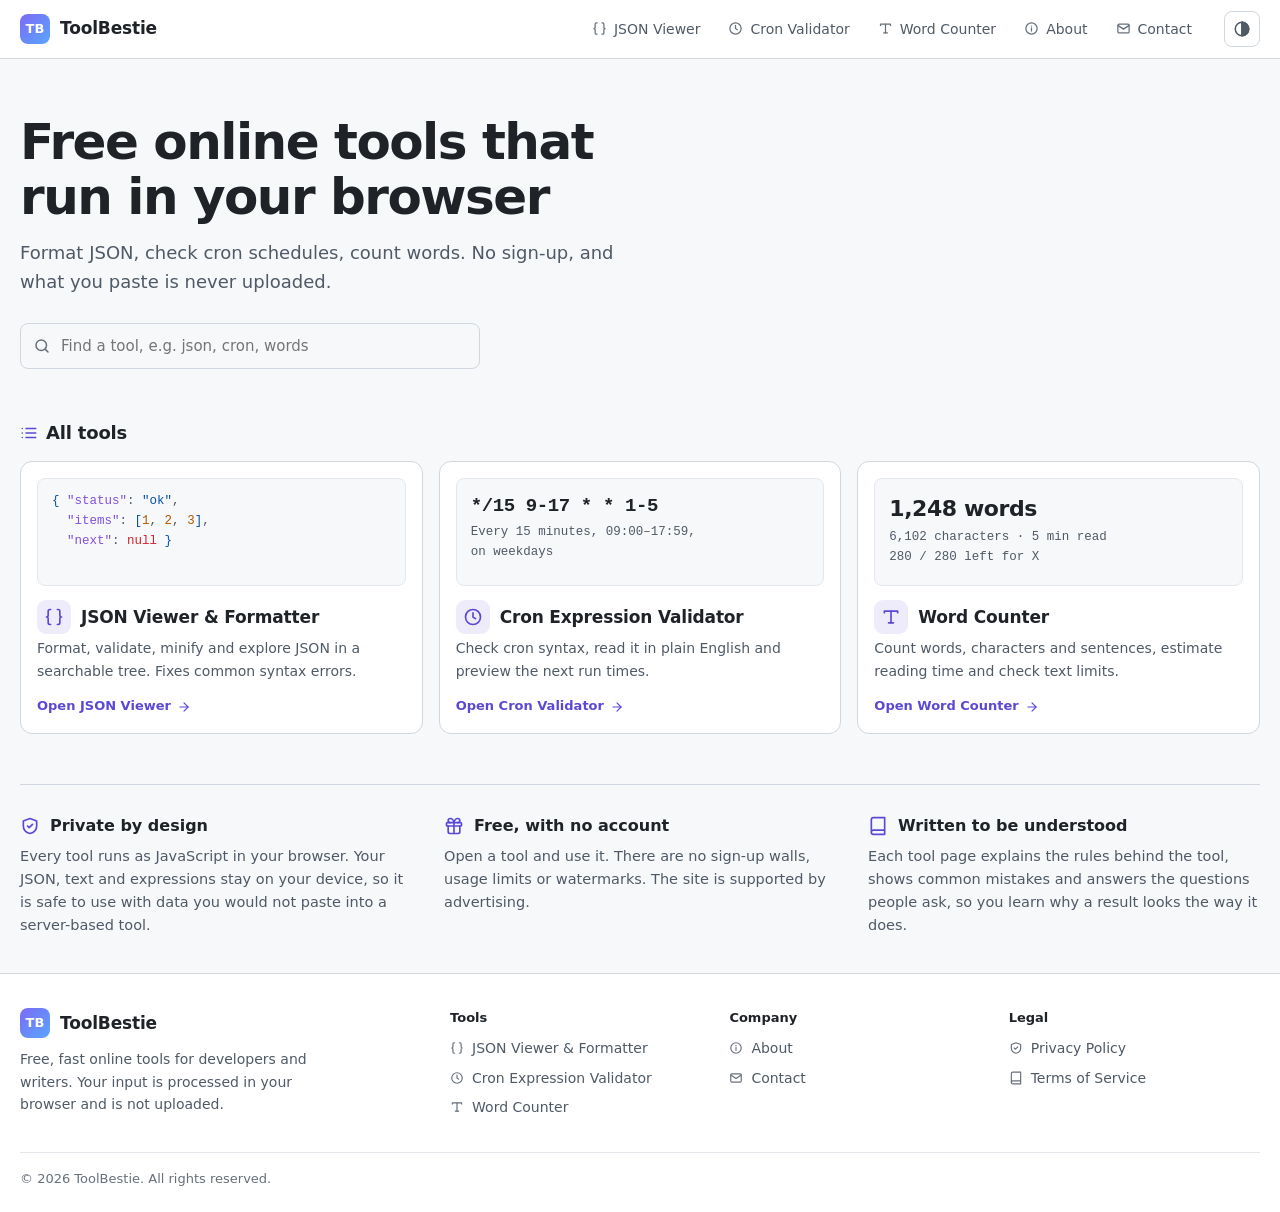
<file: index.html>
<!DOCTYPE html>
<html lang="en">
<head>
<meta charset="UTF-8">
<meta name="viewport" content="width=device-width, initial-scale=1">
<title>ToolBestie: Free Online Developer &amp; Writing Tools</title>
<meta name="description" content="Free online tools that run in your browser: JSON viewer and formatter, cron expression validator and word counter. No sign-up, and your data is never uploaded.">
<meta name="robots" content="index,follow">
<link rel="canonical" href="https://toolbestie.com/">
<meta name="theme-color" content="#0d1117">
<meta property="og:site_name" content="ToolBestie">
<meta property="og:type" content="website">
<meta property="og:title" content="ToolBestie: Free Online Developer &amp; Writing Tools">
<meta property="og:description" content="Free online tools that run in your browser: JSON viewer and formatter, cron expression validator and word counter. No sign-up, and your data is never uploaded.">
<meta property="og:url" content="https://toolbestie.com/">
<meta property="og:image" content="https://toolbestie.com/og-image.png">
<meta name="twitter:card" content="summary_large_image">
<link rel="icon" href="favicon.svg" type="image/svg+xml">
<link rel="apple-touch-icon" href="apple-touch-icon.png">
<script>try{var t=localStorage.getItem('tb-theme');if(!t&&window.matchMedia&&matchMedia('(prefers-color-scheme: light)').matches)t='light';if(t)document.documentElement.dataset.theme=t}catch(e){}</script>
<link rel="stylesheet" href="css/styles.css">
<script type="application/ld+json">[{"@context": "https://schema.org", "@type": "WebSite", "name": "ToolBestie", "url": "https://toolbestie.com/"}]</script>
<script async src="https://pagead2.googlesyndication.com/pagead/js/adsbygoogle.js?client=ca-pub-3977672777442834"
     crossorigin="anonymous"></script>
</head>
<body class="">
<a class="skip" href="#main">Skip to content</a>
<header class="site-header">
  <div class="wrap bar">
    <a class="brand" href="index" aria-label="ToolBestie home"><span class="brand-mark" aria-hidden="true">TB</span>ToolBestie</a>
    <button class="icon-btn nav-toggle" type="button" aria-expanded="false" aria-controls="site-nav" aria-label="Menu"><svg width="18" height="18" viewBox="0 0 24 24" fill="none" stroke="currentColor" stroke-width="2" stroke-linecap="round" aria-hidden="true"><path d="M4 7h16M4 12h16M4 17h16"/></svg></button>
    <nav id="site-nav" class="site-nav" aria-label="Main"><a href="jsonviewer"><svg class="ico" width="15" height="15" viewBox="0 0 24 24" fill="none" stroke="currentColor" stroke-width="2" stroke-linecap="round" stroke-linejoin="round" aria-hidden="true"><path d="M8 3H7a2 2 0 0 0-2 2v5a2 2 0 0 1-2 2 2 2 0 0 1 2 2v5a2 2 0 0 0 2 2h1"/><path d="M16 21h1a2 2 0 0 0 2-2v-5a2 2 0 0 1 2-2 2 2 0 0 1-2-2V5a2 2 0 0 0-2-2h-1"/></svg>JSON Viewer</a><a href="cronvalidator"><svg class="ico" width="15" height="15" viewBox="0 0 24 24" fill="none" stroke="currentColor" stroke-width="2" stroke-linecap="round" stroke-linejoin="round" aria-hidden="true"><circle cx="12" cy="12" r="9"/><path d="M12 7v5l3 2"/></svg>Cron Validator</a><a href="wordcounter"><svg class="ico" width="15" height="15" viewBox="0 0 24 24" fill="none" stroke="currentColor" stroke-width="2" stroke-linecap="round" stroke-linejoin="round" aria-hidden="true"><path d="M4 7V5h16v2"/><path d="M12 5v14"/><path d="M9 19h6"/></svg>Word Counter</a><a href="about"><svg class="ico" width="15" height="15" viewBox="0 0 24 24" fill="none" stroke="currentColor" stroke-width="2" stroke-linecap="round" stroke-linejoin="round" aria-hidden="true"><circle cx="12" cy="12" r="9"/><path d="M12 11v5M12 8h.01"/></svg>About</a><a href="contact"><svg class="ico" width="15" height="15" viewBox="0 0 24 24" fill="none" stroke="currentColor" stroke-width="2" stroke-linecap="round" stroke-linejoin="round" aria-hidden="true"><rect x="3" y="5" width="18" height="14" rx="2"/><path d="m3 7 9 6 9-6"/></svg>Contact</a></nav>
    <button class="icon-btn" id="themeBtn" type="button" aria-label="Switch theme"><svg width="18" height="18" viewBox="0 0 24 24" fill="none" stroke="currentColor" stroke-width="2" stroke-linecap="round" stroke-linejoin="round" aria-hidden="true"><circle cx="12" cy="12" r="9"/><path d="M12 3v18" /><path d="M12 3a9 9 0 0 1 0 18z" fill="currentColor"/></svg></button>
  </div>
</header>
<main id="main">
<div class="wrap">
  <section class="hero" aria-labelledby="h1">
    <h1 id="h1">Free online tools that run in your browser</h1>
    <p>Format JSON, check cron schedules, count words. No sign-up, and what you paste is never uploaded.</p>
    <div class="tool-search"><label class="lbl" for="toolFilter" style="position:absolute;left:-9999px">Find a tool</label><svg class="ico" width="18" height="18" viewBox="0 0 24 24" fill="none" stroke="currentColor" stroke-width="2" stroke-linecap="round" stroke-linejoin="round" aria-hidden="true"><circle cx="11" cy="11" r="7"/><path d="m20 20-3.5-3.5"/></svg>
      <input id="toolFilter" class="field" type="search" placeholder="Find a tool, e.g. json, cron, words" autocomplete="off"></div>
  </section>
  <div id="tools">
    <section class="group" aria-labelledby="g-all"><h2 id="g-all"><svg class="ico" width="18" height="18" viewBox="0 0 24 24" fill="none" stroke="currentColor" stroke-width="2" stroke-linecap="round" stroke-linejoin="round" aria-hidden="true"><path d="M8 6h13M8 12h13M8 18h13"/><path d="M3 6h.01M3 12h.01M3 18h.01"/></svg>All tools</h2>
      <div class="tool-grid">
        <a class="tool-card" href="jsonviewer" data-keywords="json formatter validator beautify minify viewer parse api developer">
        <div class="preview" aria-hidden="true"><span style="color:var(--jbrk)">{</span> <span style="color:var(--jkey)">"status"</span>: <span style="color:var(--jstr)">"ok"</span>,
  <span style="color:var(--jkey)">"items"</span>: <span style="color:var(--jbrk)">[</span><span style="color:var(--jnum)">1</span>, <span style="color:var(--jnum)">2</span>, <span style="color:var(--jnum)">3</span><span style="color:var(--jbrk)">]</span>,
  <span style="color:var(--jkey)">"next"</span>: <span style="color:var(--jnull)">null</span> <span style="color:var(--jbrk)">}</span></div>
        <div><h3><span class="card-ico"><svg class="ico" width="20" height="20" viewBox="0 0 24 24" fill="none" stroke="currentColor" stroke-width="2" stroke-linecap="round" stroke-linejoin="round" aria-hidden="true"><path d="M8 3H7a2 2 0 0 0-2 2v5a2 2 0 0 1-2 2 2 2 0 0 1 2 2v5a2 2 0 0 0 2 2h1"/><path d="M16 21h1a2 2 0 0 0 2-2v-5a2 2 0 0 1 2-2 2 2 0 0 1-2-2V5a2 2 0 0 0-2-2h-1"/></svg></span>JSON Viewer & Formatter</h3><p>Format, validate, minify and explore JSON in a searchable tree. Fixes common syntax errors.</p></div>
        <span class="go">Open JSON Viewer<svg class="ico" width="14" height="14" viewBox="0 0 24 24" fill="none" stroke="currentColor" stroke-width="2" stroke-linecap="round" stroke-linejoin="round" aria-hidden="true"><path d="M5 12h14"/><path d="m12 5 7 7-7 7"/></svg></span></a>
        <a class="tool-card" href="cronvalidator" data-keywords="cron crontab schedule expression linux job scheduler developer">
        <div class="preview" aria-hidden="true"><span class="big" style="font-family:var(--mono);font-size:19px">*/15 9-17 * * 1-5</span>Every 15 minutes, 09:00–17:59,
on weekdays</div>
        <div><h3><span class="card-ico"><svg class="ico" width="20" height="20" viewBox="0 0 24 24" fill="none" stroke="currentColor" stroke-width="2" stroke-linecap="round" stroke-linejoin="round" aria-hidden="true"><circle cx="12" cy="12" r="9"/><path d="M12 7v5l3 2"/></svg></span>Cron Expression Validator</h3><p>Check cron syntax, read it in plain English and preview the next run times.</p></div>
        <span class="go">Open Cron Validator<svg class="ico" width="14" height="14" viewBox="0 0 24 24" fill="none" stroke="currentColor" stroke-width="2" stroke-linecap="round" stroke-linejoin="round" aria-hidden="true"><path d="M5 12h14"/><path d="m12 5 7 7-7 7"/></svg></span></a>
        <a class="tool-card" href="wordcounter" data-keywords="word counter character count reading time sentences essay seo limit writing">
        <div class="preview" aria-hidden="true"><span class="big">1,248 words</span>6,102 characters · 5 min read
280 / 280 left for X</div>
        <div><h3><span class="card-ico"><svg class="ico" width="20" height="20" viewBox="0 0 24 24" fill="none" stroke="currentColor" stroke-width="2" stroke-linecap="round" stroke-linejoin="round" aria-hidden="true"><path d="M4 7V5h16v2"/><path d="M12 5v14"/><path d="M9 19h6"/></svg></span>Word Counter</h3><p>Count words, characters and sentences, estimate reading time and check text limits.</p></div>
        <span class="go">Open Word Counter<svg class="ico" width="14" height="14" viewBox="0 0 24 24" fill="none" stroke="currentColor" stroke-width="2" stroke-linecap="round" stroke-linejoin="round" aria-hidden="true"><path d="M5 12h14"/><path d="m12 5 7 7-7 7"/></svg></span></a>
      </div></section>
    <p class="empty-note" id="noMatch">No tools match that search. Try “json”, “cron” or “word”.</p>
  </div>
  <section class="facts" aria-label="About these tools">
    <div><h2><svg class="ico" width="20" height="20" viewBox="0 0 24 24" fill="none" stroke="currentColor" stroke-width="2" stroke-linecap="round" stroke-linejoin="round" aria-hidden="true"><path d="M12 3 4 6v6c0 5 3.5 8 8 9 4.5-1 8-4 8-9V6z"/><path d="m9 12 2 2 4-4"/></svg>Private by design</h2><p>Every tool runs as JavaScript in your browser. Your JSON, text and expressions stay on your device, so it is safe to use with data you would not paste into a server-based tool.</p></div>
    <div><h2><svg class="ico" width="20" height="20" viewBox="0 0 24 24" fill="none" stroke="currentColor" stroke-width="2" stroke-linecap="round" stroke-linejoin="round" aria-hidden="true"><rect x="3" y="8" width="18" height="4" rx="1"/><path d="M12 8v13"/><path d="M19 12v7a2 2 0 0 1-2 2H7a2 2 0 0 1-2-2v-7"/><path d="M7.5 8a2.5 2.5 0 0 1 0-5C11 3 12 8 12 8s1-5 4.5-5a2.5 2.5 0 0 1 0 5"/></svg>Free, with no account</h2><p>Open a tool and use it. There are no sign-up walls, usage limits or watermarks. The site is supported by advertising.</p></div>
    <div><h2><svg class="ico" width="20" height="20" viewBox="0 0 24 24" fill="none" stroke="currentColor" stroke-width="2" stroke-linecap="round" stroke-linejoin="round" aria-hidden="true"><path d="M4 19.5v-15A2.5 2.5 0 0 1 6.5 2H20v20H6.5a2.5 2.5 0 0 1 0-5H20"/></svg>Written to be understood</h2><p>Each tool page explains the rules behind the tool, shows common mistakes and answers the questions people ask, so you learn why a result looks the way it does.</p></div>
  </section>
</div>
</main>
<footer class="site-footer">
  <div class="wrap">
    <div class="foot-grid">
      <div class="foot-about"><a class="brand" href="index"><span class="brand-mark" aria-hidden="true">TB</span>ToolBestie</a>
        <p style="margin-top:10px">Free, fast online tools for developers and writers. Your input is processed in your browser and is not uploaded.</p></div>
      <nav aria-label="Tools"><h2>Tools</h2><ul><li><a href="jsonviewer"><svg class="ico" width="14" height="14" viewBox="0 0 24 24" fill="none" stroke="currentColor" stroke-width="2" stroke-linecap="round" stroke-linejoin="round" aria-hidden="true"><path d="M8 3H7a2 2 0 0 0-2 2v5a2 2 0 0 1-2 2 2 2 0 0 1 2 2v5a2 2 0 0 0 2 2h1"/><path d="M16 21h1a2 2 0 0 0 2-2v-5a2 2 0 0 1 2-2 2 2 0 0 1-2-2V5a2 2 0 0 0-2-2h-1"/></svg>JSON Viewer & Formatter</a></li><li><a href="cronvalidator"><svg class="ico" width="14" height="14" viewBox="0 0 24 24" fill="none" stroke="currentColor" stroke-width="2" stroke-linecap="round" stroke-linejoin="round" aria-hidden="true"><circle cx="12" cy="12" r="9"/><path d="M12 7v5l3 2"/></svg>Cron Expression Validator</a></li><li><a href="wordcounter"><svg class="ico" width="14" height="14" viewBox="0 0 24 24" fill="none" stroke="currentColor" stroke-width="2" stroke-linecap="round" stroke-linejoin="round" aria-hidden="true"><path d="M4 7V5h16v2"/><path d="M12 5v14"/><path d="M9 19h6"/></svg>Word Counter</a></li></ul></nav>
      <nav aria-label="Company"><h2>Company</h2><ul><li><a href="about"><svg class="ico" width="14" height="14" viewBox="0 0 24 24" fill="none" stroke="currentColor" stroke-width="2" stroke-linecap="round" stroke-linejoin="round" aria-hidden="true"><circle cx="12" cy="12" r="9"/><path d="M12 11v5M12 8h.01"/></svg>About</a></li><li><a href="contact"><svg class="ico" width="14" height="14" viewBox="0 0 24 24" fill="none" stroke="currentColor" stroke-width="2" stroke-linecap="round" stroke-linejoin="round" aria-hidden="true"><rect x="3" y="5" width="18" height="14" rx="2"/><path d="m3 7 9 6 9-6"/></svg>Contact</a></li></ul></nav>
      <nav aria-label="Legal"><h2>Legal</h2><ul><li><a href="privacy"><svg class="ico" width="14" height="14" viewBox="0 0 24 24" fill="none" stroke="currentColor" stroke-width="2" stroke-linecap="round" stroke-linejoin="round" aria-hidden="true"><path d="M12 3 4 6v6c0 5 3.5 8 8 9 4.5-1 8-4 8-9V6z"/><path d="m9 12 2 2 4-4"/></svg>Privacy Policy</a></li><li><a href="terms"><svg class="ico" width="14" height="14" viewBox="0 0 24 24" fill="none" stroke="currentColor" stroke-width="2" stroke-linecap="round" stroke-linejoin="round" aria-hidden="true"><path d="M4 19.5v-15A2.5 2.5 0 0 1 6.5 2H20v20H6.5a2.5 2.5 0 0 1 0-5H20"/></svg>Terms of Service</a></li></ul></nav>
    </div>
    <div class="foot-bottom">&copy; <span data-year>2026</span> ToolBestie. All rights reserved.</div>
  </div>
</footer>
<div class="toasts" id="toasts" role="status" aria-live="polite"></div>
<script src="js/site.js" defer></script>
</body>
</html>
</file>
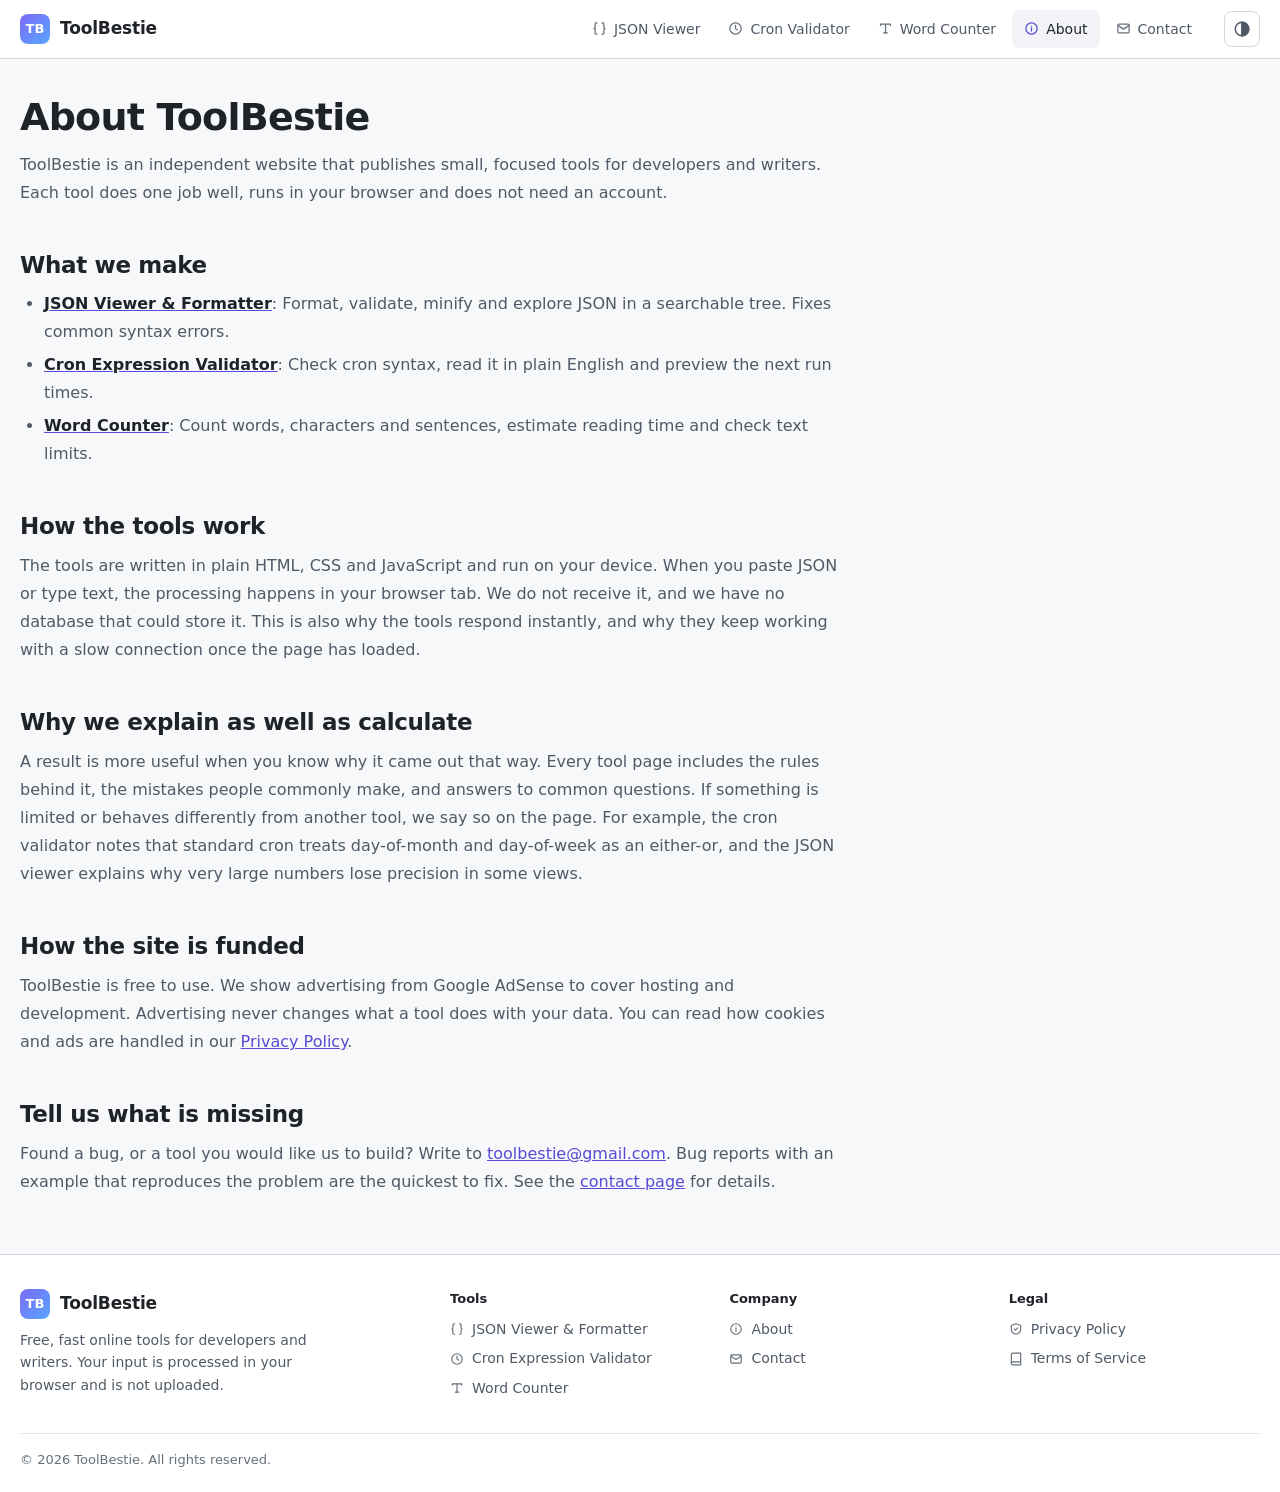
<file: about.html>
<!DOCTYPE html>
<html lang="en">
<head>
<meta charset="UTF-8">
<meta name="viewport" content="width=device-width, initial-scale=1">
<title>About ToolBestie | Free Browser-Based Tools</title>
<meta name="description" content="ToolBestie builds free online tools that run entirely in your browser. Learn what we make, how the tools work and how we handle your data.">
<meta name="robots" content="index,follow">
<link rel="canonical" href="https://toolbestie.com/about">
<meta name="theme-color" content="#0d1117">
<meta property="og:site_name" content="ToolBestie">
<meta property="og:type" content="website">
<meta property="og:title" content="About ToolBestie | Free Browser-Based Tools">
<meta property="og:description" content="ToolBestie builds free online tools that run entirely in your browser. Learn what we make, how the tools work and how we handle your data.">
<meta property="og:url" content="https://toolbestie.com/about">
<meta property="og:image" content="https://toolbestie.com/og-image.png">
<meta name="twitter:card" content="summary_large_image">
<link rel="icon" href="favicon.svg" type="image/svg+xml">
<link rel="apple-touch-icon" href="apple-touch-icon.png">
<script>try{var t=localStorage.getItem('tb-theme');if(!t&&window.matchMedia&&matchMedia('(prefers-color-scheme: light)').matches)t='light';if(t)document.documentElement.dataset.theme=t}catch(e){}</script>
<link rel="stylesheet" href="css/styles.css">
<script async src="https://pagead2.googlesyndication.com/pagead/js/adsbygoogle.js?client=ca-pub-3977672777442834"
     crossorigin="anonymous"></script>
</head>
<body class="">
<a class="skip" href="#main">Skip to content</a>
<header class="site-header">
  <div class="wrap bar">
    <a class="brand" href="index" aria-label="ToolBestie home"><span class="brand-mark" aria-hidden="true">TB</span>ToolBestie</a>
    <button class="icon-btn nav-toggle" type="button" aria-expanded="false" aria-controls="site-nav" aria-label="Menu"><svg width="18" height="18" viewBox="0 0 24 24" fill="none" stroke="currentColor" stroke-width="2" stroke-linecap="round" aria-hidden="true"><path d="M4 7h16M4 12h16M4 17h16"/></svg></button>
    <nav id="site-nav" class="site-nav" aria-label="Main"><a href="jsonviewer"><svg class="ico" width="15" height="15" viewBox="0 0 24 24" fill="none" stroke="currentColor" stroke-width="2" stroke-linecap="round" stroke-linejoin="round" aria-hidden="true"><path d="M8 3H7a2 2 0 0 0-2 2v5a2 2 0 0 1-2 2 2 2 0 0 1 2 2v5a2 2 0 0 0 2 2h1"/><path d="M16 21h1a2 2 0 0 0 2-2v-5a2 2 0 0 1 2-2 2 2 0 0 1-2-2V5a2 2 0 0 0-2-2h-1"/></svg>JSON Viewer</a><a href="cronvalidator"><svg class="ico" width="15" height="15" viewBox="0 0 24 24" fill="none" stroke="currentColor" stroke-width="2" stroke-linecap="round" stroke-linejoin="round" aria-hidden="true"><circle cx="12" cy="12" r="9"/><path d="M12 7v5l3 2"/></svg>Cron Validator</a><a href="wordcounter"><svg class="ico" width="15" height="15" viewBox="0 0 24 24" fill="none" stroke="currentColor" stroke-width="2" stroke-linecap="round" stroke-linejoin="round" aria-hidden="true"><path d="M4 7V5h16v2"/><path d="M12 5v14"/><path d="M9 19h6"/></svg>Word Counter</a><a href="about" aria-current="page"><svg class="ico" width="15" height="15" viewBox="0 0 24 24" fill="none" stroke="currentColor" stroke-width="2" stroke-linecap="round" stroke-linejoin="round" aria-hidden="true"><circle cx="12" cy="12" r="9"/><path d="M12 11v5M12 8h.01"/></svg>About</a><a href="contact"><svg class="ico" width="15" height="15" viewBox="0 0 24 24" fill="none" stroke="currentColor" stroke-width="2" stroke-linecap="round" stroke-linejoin="round" aria-hidden="true"><rect x="3" y="5" width="18" height="14" rx="2"/><path d="m3 7 9 6 9-6"/></svg>Contact</a></nav>
    <button class="icon-btn" id="themeBtn" type="button" aria-label="Switch theme"><svg width="18" height="18" viewBox="0 0 24 24" fill="none" stroke="currentColor" stroke-width="2" stroke-linecap="round" stroke-linejoin="round" aria-hidden="true"><circle cx="12" cy="12" r="9"/><path d="M12 3v18" /><path d="M12 3a9 9 0 0 1 0 18z" fill="currentColor"/></svg></button>
  </div>
</header>
<main id="main"><div class="content"><h1 style="font-size:clamp(28px,4vw,38px);letter-spacing:-.02em;line-height:1.2;margin-bottom:6px">About ToolBestie</h1>

<p>ToolBestie is an independent website that publishes small, focused tools for developers and writers. Each tool does one job well, runs in your browser and does not need an account.</p>
<h2>What we make</h2>
<ul><li><a href="jsonviewer"><strong>JSON Viewer & Formatter</strong></a>: Format, validate, minify and explore JSON in a searchable tree. Fixes common syntax errors.</li><li><a href="cronvalidator"><strong>Cron Expression Validator</strong></a>: Check cron syntax, read it in plain English and preview the next run times.</li><li><a href="wordcounter"><strong>Word Counter</strong></a>: Count words, characters and sentences, estimate reading time and check text limits.</li></ul>
<h2>How the tools work</h2>
<p>The tools are written in plain HTML, CSS and JavaScript and run on your device. When you paste JSON or type text, the processing happens in your browser tab. We do not receive it, and we have no database that could store it. This is also why the tools respond instantly, and why they keep working with a slow connection once the page has loaded.</p>
<h2>Why we explain as well as calculate</h2>
<p>A result is more useful when you know why it came out that way. Every tool page includes the rules behind it, the mistakes people commonly make, and answers to common questions. If something is limited or behaves differently from another tool, we say so on the page. For example, the cron validator notes that standard cron treats day-of-month and day-of-week as an either-or, and the JSON viewer explains why very large numbers lose precision in some views.</p>
<h2>How the site is funded</h2>
<p>ToolBestie is free to use. We show advertising from Google AdSense to cover hosting and development. Advertising never changes what a tool does with your data. You can read how cookies and ads are handled in our <a href="privacy">Privacy Policy</a>.</p>
<h2>Tell us what is missing</h2>
<p>Found a bug, or a tool you would like us to build? Write to <a href="mailto:toolbestie@gmail.com">toolbestie@gmail.com</a>. Bug reports with an example that reproduces the problem are the quickest to fix. See the <a href="contact">contact page</a> for details.</p>
</div></main>
<footer class="site-footer">
  <div class="wrap">
    <div class="foot-grid">
      <div class="foot-about"><a class="brand" href="index"><span class="brand-mark" aria-hidden="true">TB</span>ToolBestie</a>
        <p style="margin-top:10px">Free, fast online tools for developers and writers. Your input is processed in your browser and is not uploaded.</p></div>
      <nav aria-label="Tools"><h2>Tools</h2><ul><li><a href="jsonviewer"><svg class="ico" width="14" height="14" viewBox="0 0 24 24" fill="none" stroke="currentColor" stroke-width="2" stroke-linecap="round" stroke-linejoin="round" aria-hidden="true"><path d="M8 3H7a2 2 0 0 0-2 2v5a2 2 0 0 1-2 2 2 2 0 0 1 2 2v5a2 2 0 0 0 2 2h1"/><path d="M16 21h1a2 2 0 0 0 2-2v-5a2 2 0 0 1 2-2 2 2 0 0 1-2-2V5a2 2 0 0 0-2-2h-1"/></svg>JSON Viewer & Formatter</a></li><li><a href="cronvalidator"><svg class="ico" width="14" height="14" viewBox="0 0 24 24" fill="none" stroke="currentColor" stroke-width="2" stroke-linecap="round" stroke-linejoin="round" aria-hidden="true"><circle cx="12" cy="12" r="9"/><path d="M12 7v5l3 2"/></svg>Cron Expression Validator</a></li><li><a href="wordcounter"><svg class="ico" width="14" height="14" viewBox="0 0 24 24" fill="none" stroke="currentColor" stroke-width="2" stroke-linecap="round" stroke-linejoin="round" aria-hidden="true"><path d="M4 7V5h16v2"/><path d="M12 5v14"/><path d="M9 19h6"/></svg>Word Counter</a></li></ul></nav>
      <nav aria-label="Company"><h2>Company</h2><ul><li><a href="about"><svg class="ico" width="14" height="14" viewBox="0 0 24 24" fill="none" stroke="currentColor" stroke-width="2" stroke-linecap="round" stroke-linejoin="round" aria-hidden="true"><circle cx="12" cy="12" r="9"/><path d="M12 11v5M12 8h.01"/></svg>About</a></li><li><a href="contact"><svg class="ico" width="14" height="14" viewBox="0 0 24 24" fill="none" stroke="currentColor" stroke-width="2" stroke-linecap="round" stroke-linejoin="round" aria-hidden="true"><rect x="3" y="5" width="18" height="14" rx="2"/><path d="m3 7 9 6 9-6"/></svg>Contact</a></li></ul></nav>
      <nav aria-label="Legal"><h2>Legal</h2><ul><li><a href="privacy"><svg class="ico" width="14" height="14" viewBox="0 0 24 24" fill="none" stroke="currentColor" stroke-width="2" stroke-linecap="round" stroke-linejoin="round" aria-hidden="true"><path d="M12 3 4 6v6c0 5 3.5 8 8 9 4.5-1 8-4 8-9V6z"/><path d="m9 12 2 2 4-4"/></svg>Privacy Policy</a></li><li><a href="terms"><svg class="ico" width="14" height="14" viewBox="0 0 24 24" fill="none" stroke="currentColor" stroke-width="2" stroke-linecap="round" stroke-linejoin="round" aria-hidden="true"><path d="M4 19.5v-15A2.5 2.5 0 0 1 6.5 2H20v20H6.5a2.5 2.5 0 0 1 0-5H20"/></svg>Terms of Service</a></li></ul></nav>
    </div>
    <div class="foot-bottom">&copy; <span data-year>2026</span> ToolBestie. All rights reserved.</div>
  </div>
</footer>
<div class="toasts" id="toasts" role="status" aria-live="polite"></div>
<script src="js/site.js" defer></script>
</body>
</html>
</file>
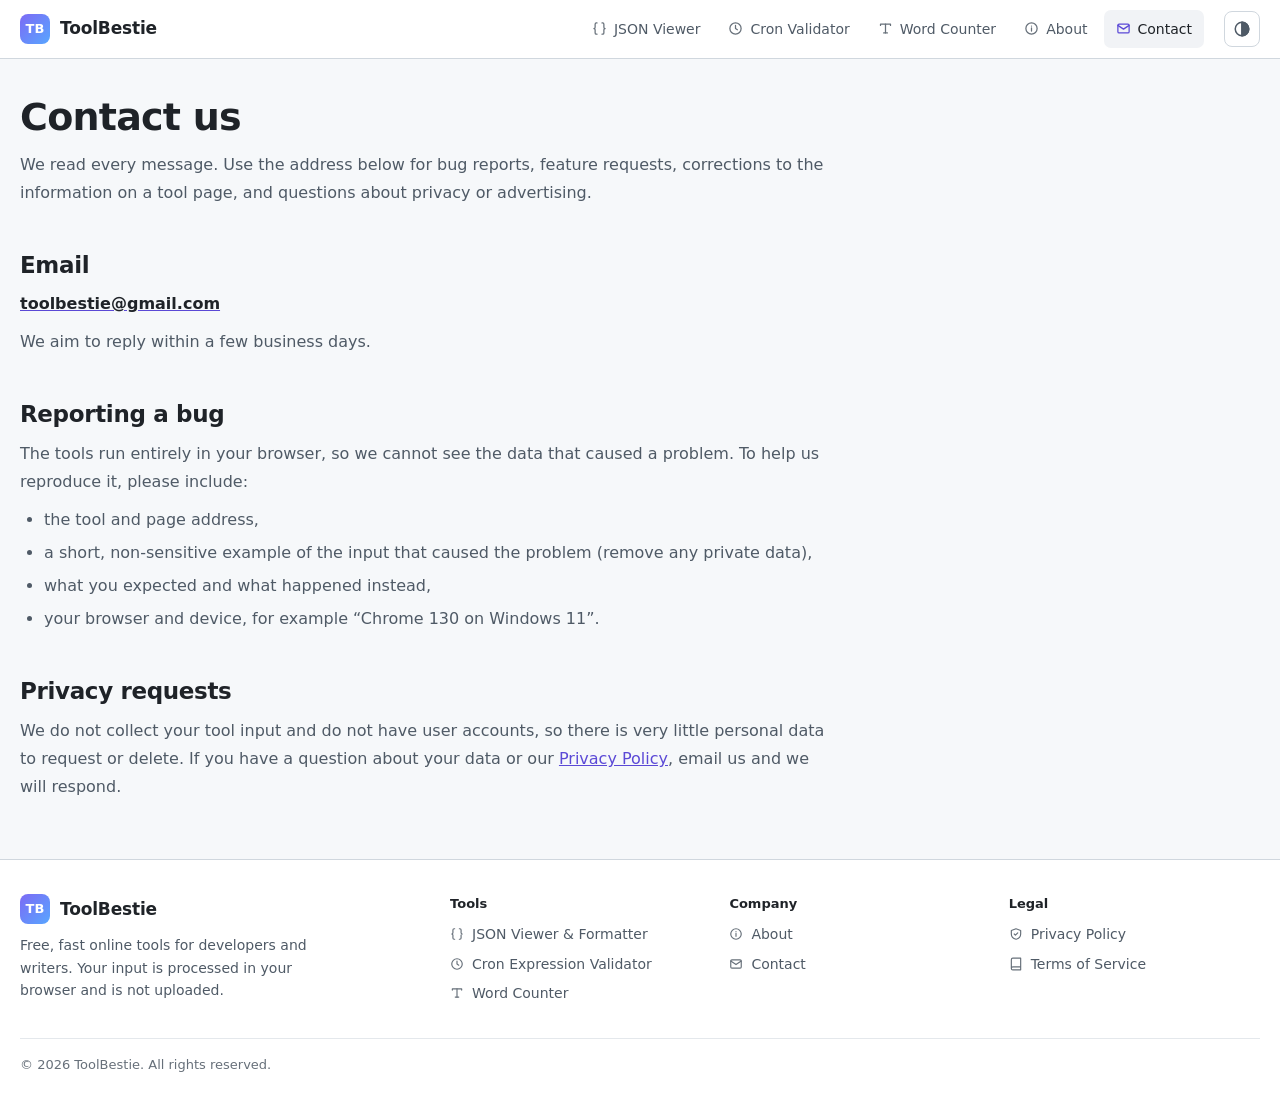
<file: contact.html>
<!DOCTYPE html>
<html lang="en">
<head>
<meta charset="UTF-8">
<meta name="viewport" content="width=device-width, initial-scale=1">
<title>Contact ToolBestie | Support and Feedback</title>
<meta name="description" content="Contact ToolBestie with bug reports, feature requests or privacy questions. Email toolbestie@gmail.com.">
<meta name="robots" content="index,follow">
<link rel="canonical" href="https://toolbestie.com/contact.html">
<meta name="theme-color" content="#0d1117">
<meta property="og:site_name" content="ToolBestie">
<meta property="og:type" content="website">
<meta property="og:title" content="Contact ToolBestie | Support and Feedback">
<meta property="og:description" content="Contact ToolBestie with bug reports, feature requests or privacy questions. Email toolbestie@gmail.com.">
<meta property="og:url" content="https://toolbestie.com/contact.html">
<meta property="og:image" content="https://toolbestie.com/og-image.png">
<meta name="twitter:card" content="summary_large_image">
<link rel="icon" href="favicon.svg" type="image/svg+xml">
<link rel="apple-touch-icon" href="apple-touch-icon.png">
<script>try{var t=localStorage.getItem('tb-theme');if(!t&&window.matchMedia&&matchMedia('(prefers-color-scheme: light)').matches)t='light';if(t)document.documentElement.dataset.theme=t}catch(e){}</script>
<link rel="stylesheet" href="css/styles.css">
<script async src="https://pagead2.googlesyndication.com/pagead/js/adsbygoogle.js?client=ca-pub-3977672777442834"
     crossorigin="anonymous"></script>
</head>
<body class="">
<a class="skip" href="#main">Skip to content</a>
<header class="site-header">
  <div class="wrap bar">
    <a class="brand" href="index.html" aria-label="ToolBestie home"><span class="brand-mark" aria-hidden="true">TB</span>ToolBestie</a>
    <button class="icon-btn nav-toggle" type="button" aria-expanded="false" aria-controls="site-nav" aria-label="Menu"><svg width="18" height="18" viewBox="0 0 24 24" fill="none" stroke="currentColor" stroke-width="2" stroke-linecap="round" aria-hidden="true"><path d="M4 7h16M4 12h16M4 17h16"/></svg></button>
    <nav id="site-nav" class="site-nav" aria-label="Main"><a href="jsonviewer.html"><svg class="ico" width="15" height="15" viewBox="0 0 24 24" fill="none" stroke="currentColor" stroke-width="2" stroke-linecap="round" stroke-linejoin="round" aria-hidden="true"><path d="M8 3H7a2 2 0 0 0-2 2v5a2 2 0 0 1-2 2 2 2 0 0 1 2 2v5a2 2 0 0 0 2 2h1"/><path d="M16 21h1a2 2 0 0 0 2-2v-5a2 2 0 0 1 2-2 2 2 0 0 1-2-2V5a2 2 0 0 0-2-2h-1"/></svg>JSON Viewer</a><a href="cronvalidator.html"><svg class="ico" width="15" height="15" viewBox="0 0 24 24" fill="none" stroke="currentColor" stroke-width="2" stroke-linecap="round" stroke-linejoin="round" aria-hidden="true"><circle cx="12" cy="12" r="9"/><path d="M12 7v5l3 2"/></svg>Cron Validator</a><a href="wordcounter.html"><svg class="ico" width="15" height="15" viewBox="0 0 24 24" fill="none" stroke="currentColor" stroke-width="2" stroke-linecap="round" stroke-linejoin="round" aria-hidden="true"><path d="M4 7V5h16v2"/><path d="M12 5v14"/><path d="M9 19h6"/></svg>Word Counter</a><a href="about.html"><svg class="ico" width="15" height="15" viewBox="0 0 24 24" fill="none" stroke="currentColor" stroke-width="2" stroke-linecap="round" stroke-linejoin="round" aria-hidden="true"><circle cx="12" cy="12" r="9"/><path d="M12 11v5M12 8h.01"/></svg>About</a><a href="contact.html" aria-current="page"><svg class="ico" width="15" height="15" viewBox="0 0 24 24" fill="none" stroke="currentColor" stroke-width="2" stroke-linecap="round" stroke-linejoin="round" aria-hidden="true"><rect x="3" y="5" width="18" height="14" rx="2"/><path d="m3 7 9 6 9-6"/></svg>Contact</a></nav>
    <button class="icon-btn" id="themeBtn" type="button" aria-label="Switch theme"><svg width="18" height="18" viewBox="0 0 24 24" fill="none" stroke="currentColor" stroke-width="2" stroke-linecap="round" stroke-linejoin="round" aria-hidden="true"><circle cx="12" cy="12" r="9"/><path d="M12 3v18" /><path d="M12 3a9 9 0 0 1 0 18z" fill="currentColor"/></svg></button>
  </div>
</header>
<main id="main"><div class="content"><h1 style="font-size:clamp(28px,4vw,38px);letter-spacing:-.02em;line-height:1.2;margin-bottom:6px">Contact us</h1>

<p>We read every message. Use the address below for bug reports, feature requests, corrections to the information on a tool page, and questions about privacy or advertising.</p>
<h2>Email</h2>
<p><a href="mailto:toolbestie@gmail.com"><strong>toolbestie@gmail.com</strong></a></p>
<p>We aim to reply within a few business days.</p>
<h2>Reporting a bug</h2>
<p>The tools run entirely in your browser, so we cannot see the data that caused a problem. To help us reproduce it, please include:</p>
<ul>
  <li>the tool and page address,</li>
  <li>a short, non-sensitive example of the input that caused the problem (remove any private data),</li>
  <li>what you expected and what happened instead,</li>
  <li>your browser and device, for example “Chrome 130 on Windows 11”.</li>
</ul>
<h2>Privacy requests</h2>
<p>We do not collect your tool input and do not have user accounts, so there is very little personal data to request or delete. If you have a question about your data or our <a href="privacy.html">Privacy Policy</a>, email us and we will respond.</p>
</div></main>
<footer class="site-footer">
  <div class="wrap">
    <div class="foot-grid">
      <div class="foot-about"><a class="brand" href="index.html"><span class="brand-mark" aria-hidden="true">TB</span>ToolBestie</a>
        <p style="margin-top:10px">Free, fast online tools for developers and writers. Your input is processed in your browser and is not uploaded.</p></div>
      <nav aria-label="Tools"><h2>Tools</h2><ul><li><a href="jsonviewer.html"><svg class="ico" width="14" height="14" viewBox="0 0 24 24" fill="none" stroke="currentColor" stroke-width="2" stroke-linecap="round" stroke-linejoin="round" aria-hidden="true"><path d="M8 3H7a2 2 0 0 0-2 2v5a2 2 0 0 1-2 2 2 2 0 0 1 2 2v5a2 2 0 0 0 2 2h1"/><path d="M16 21h1a2 2 0 0 0 2-2v-5a2 2 0 0 1 2-2 2 2 0 0 1-2-2V5a2 2 0 0 0-2-2h-1"/></svg>JSON Viewer & Formatter</a></li><li><a href="cronvalidator.html"><svg class="ico" width="14" height="14" viewBox="0 0 24 24" fill="none" stroke="currentColor" stroke-width="2" stroke-linecap="round" stroke-linejoin="round" aria-hidden="true"><circle cx="12" cy="12" r="9"/><path d="M12 7v5l3 2"/></svg>Cron Expression Validator</a></li><li><a href="wordcounter.html"><svg class="ico" width="14" height="14" viewBox="0 0 24 24" fill="none" stroke="currentColor" stroke-width="2" stroke-linecap="round" stroke-linejoin="round" aria-hidden="true"><path d="M4 7V5h16v2"/><path d="M12 5v14"/><path d="M9 19h6"/></svg>Word Counter</a></li></ul></nav>
      <nav aria-label="Company"><h2>Company</h2><ul><li><a href="about.html"><svg class="ico" width="14" height="14" viewBox="0 0 24 24" fill="none" stroke="currentColor" stroke-width="2" stroke-linecap="round" stroke-linejoin="round" aria-hidden="true"><circle cx="12" cy="12" r="9"/><path d="M12 11v5M12 8h.01"/></svg>About</a></li><li><a href="contact.html"><svg class="ico" width="14" height="14" viewBox="0 0 24 24" fill="none" stroke="currentColor" stroke-width="2" stroke-linecap="round" stroke-linejoin="round" aria-hidden="true"><rect x="3" y="5" width="18" height="14" rx="2"/><path d="m3 7 9 6 9-6"/></svg>Contact</a></li></ul></nav>
      <nav aria-label="Legal"><h2>Legal</h2><ul><li><a href="privacy.html"><svg class="ico" width="14" height="14" viewBox="0 0 24 24" fill="none" stroke="currentColor" stroke-width="2" stroke-linecap="round" stroke-linejoin="round" aria-hidden="true"><path d="M12 3 4 6v6c0 5 3.5 8 8 9 4.5-1 8-4 8-9V6z"/><path d="m9 12 2 2 4-4"/></svg>Privacy Policy</a></li><li><a href="terms.html"><svg class="ico" width="14" height="14" viewBox="0 0 24 24" fill="none" stroke="currentColor" stroke-width="2" stroke-linecap="round" stroke-linejoin="round" aria-hidden="true"><path d="M4 19.5v-15A2.5 2.5 0 0 1 6.5 2H20v20H6.5a2.5 2.5 0 0 1 0-5H20"/></svg>Terms of Service</a></li></ul></nav>
    </div>
    <div class="foot-bottom">&copy; <span data-year>2026</span> ToolBestie. All rights reserved.</div>
  </div>
</footer>
<div class="toasts" id="toasts" role="status" aria-live="polite"></div>
<script src="js/site.js" defer></script>
</body>
</html>
</file>
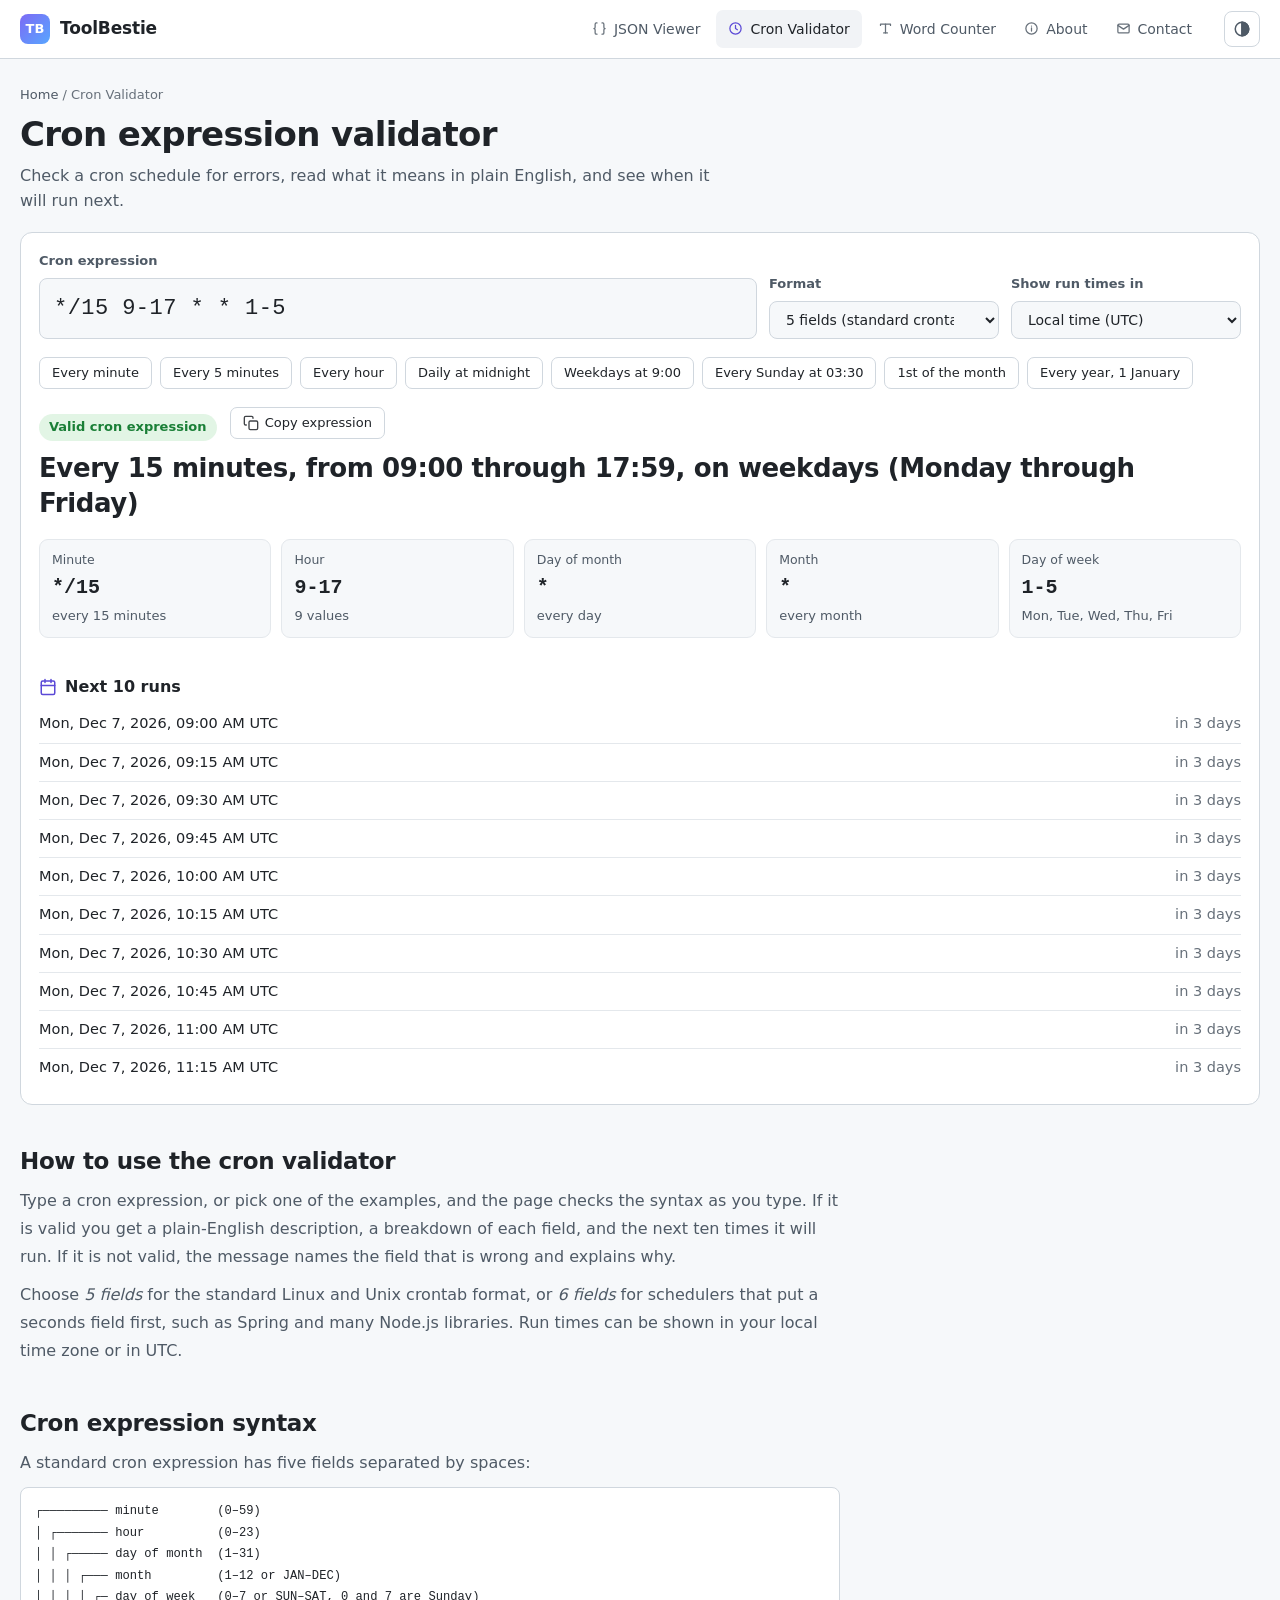
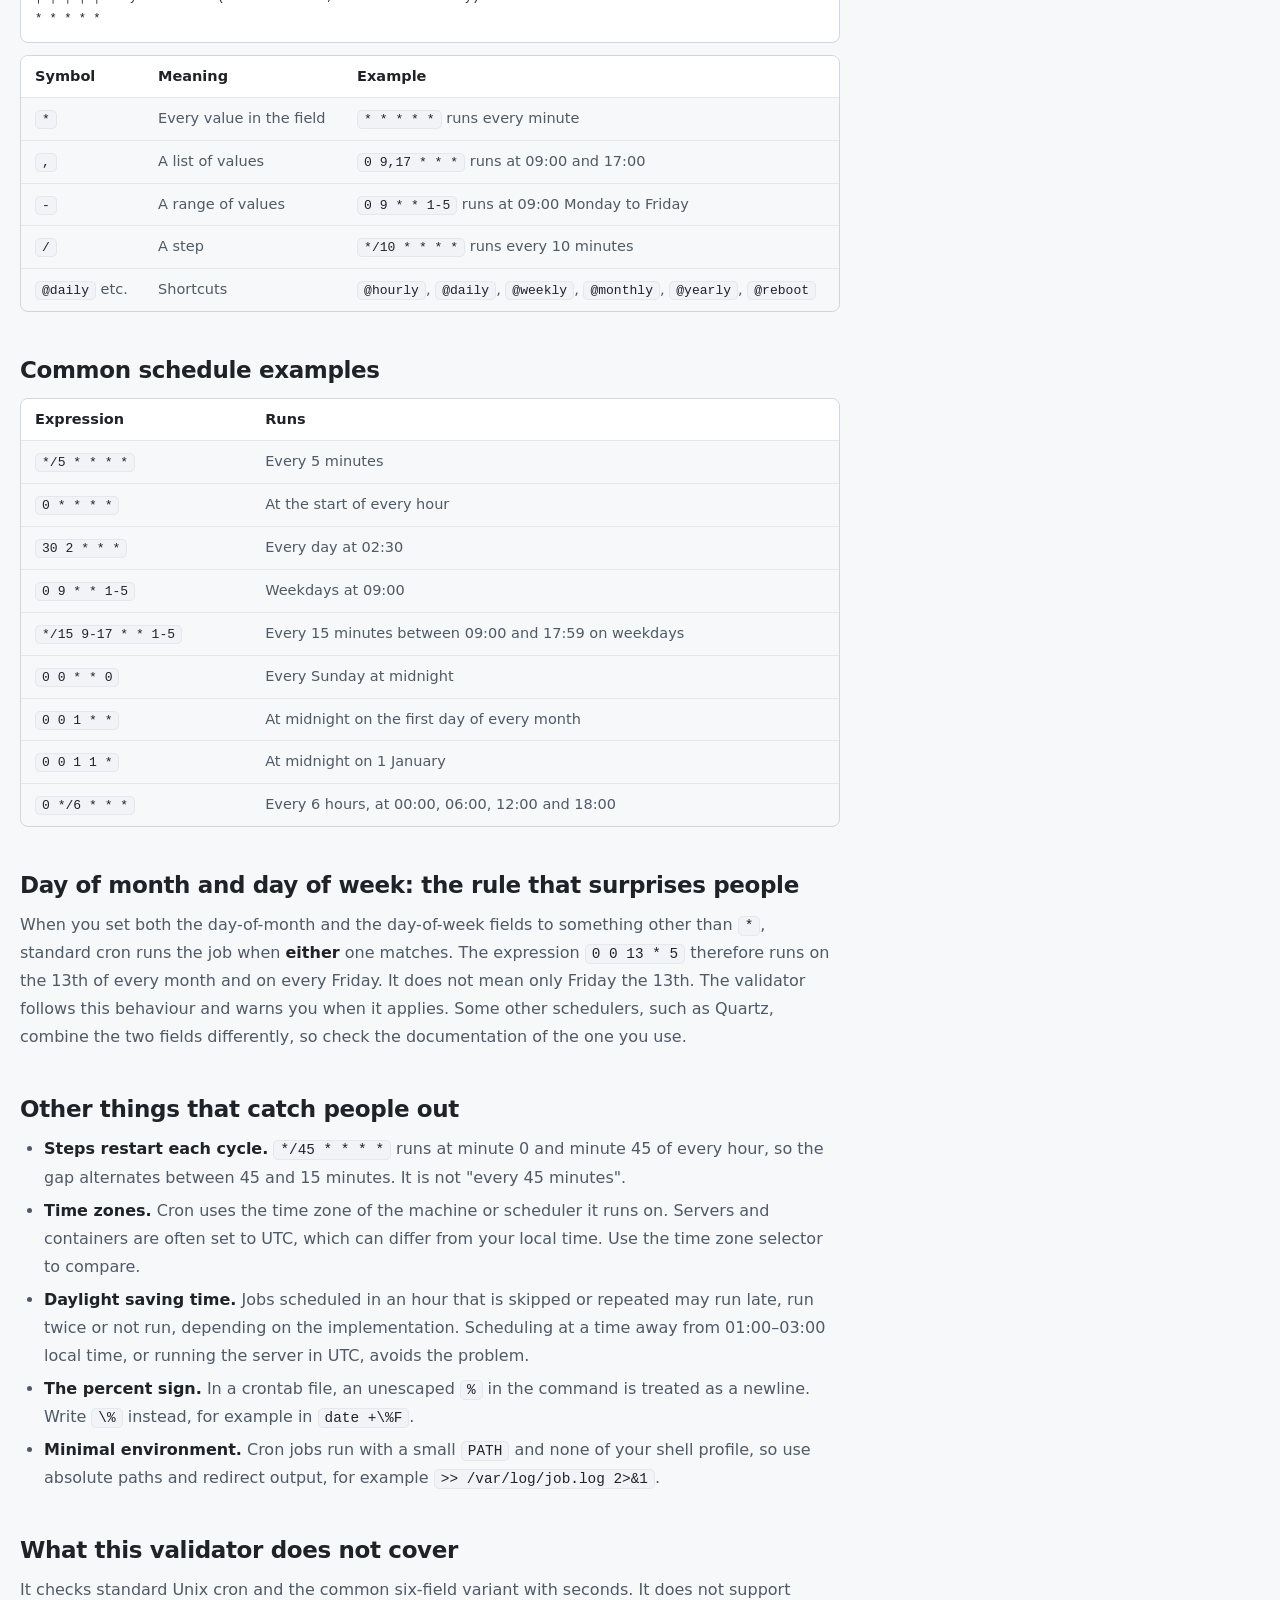
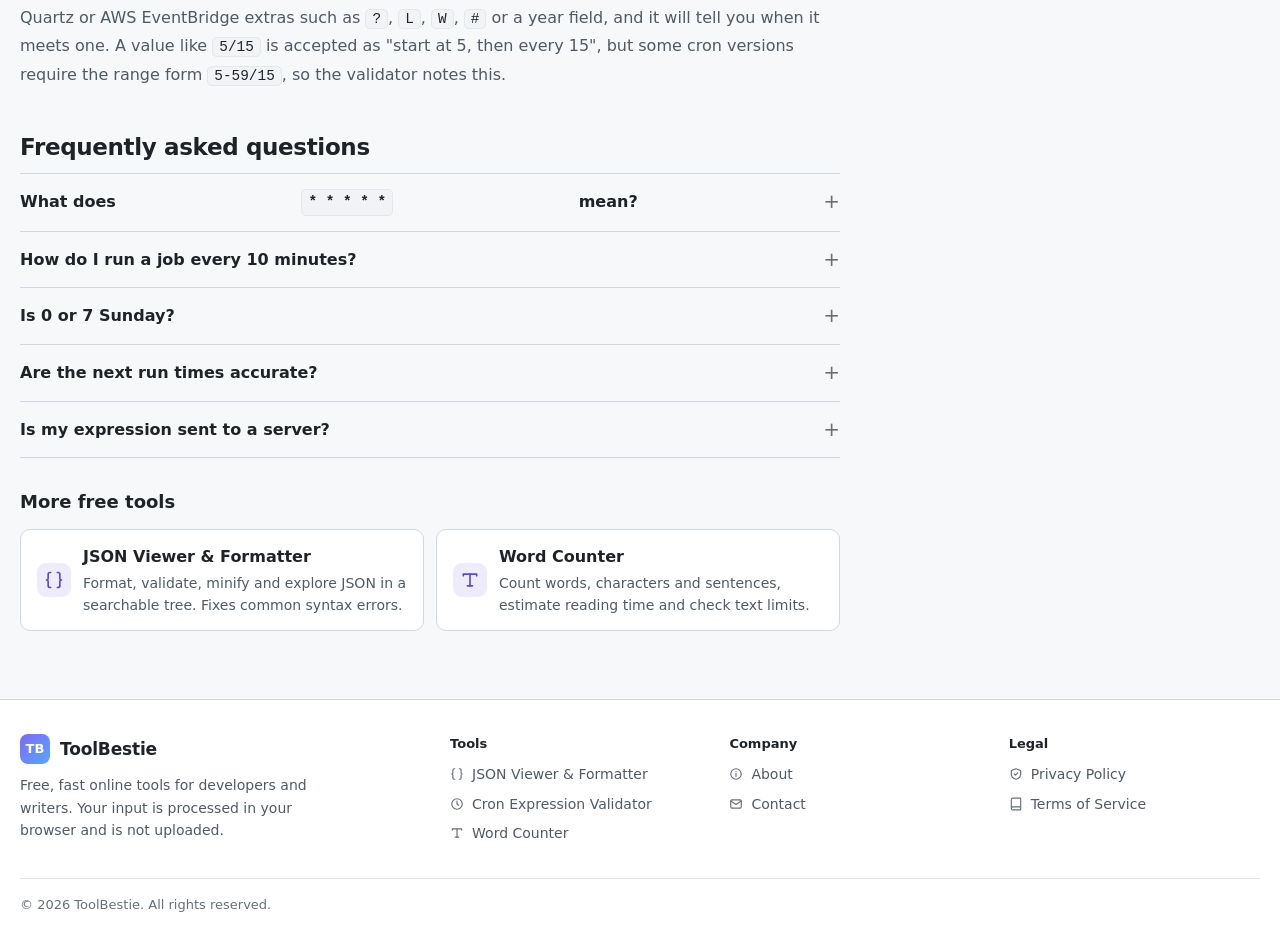
<file: cronvalidator.html>
<!DOCTYPE html>
<html lang="en">
<head>
<meta charset="UTF-8">
<meta name="viewport" content="width=device-width, initial-scale=1">
<title>Cron Expression Validator &amp; Next Run Times | ToolBestie</title>
<meta name="description" content="Validate cron expressions, read them in plain English and preview the next run times. Supports 5-field and 6-field cron, month and day names, and @daily shortcuts.">
<meta name="robots" content="index,follow">
<link rel="canonical" href="https://toolbestie.com/cronvalidator">
<meta name="theme-color" content="#0d1117">
<meta property="og:site_name" content="ToolBestie">
<meta property="og:type" content="website">
<meta property="og:title" content="Cron Expression Validator &amp; Next Run Times | ToolBestie">
<meta property="og:description" content="Validate cron expressions, read them in plain English and preview the next run times. Supports 5-field and 6-field cron, month and day names, and @daily shortcuts.">
<meta property="og:url" content="https://toolbestie.com/cronvalidator">
<meta property="og:image" content="https://toolbestie.com/og-image.png">
<meta name="twitter:card" content="summary_large_image">
<link rel="icon" href="favicon.svg" type="image/svg+xml">
<link rel="apple-touch-icon" href="apple-touch-icon.png">
<script>try{var t=localStorage.getItem('tb-theme');if(!t&&window.matchMedia&&matchMedia('(prefers-color-scheme: light)').matches)t='light';if(t)document.documentElement.dataset.theme=t}catch(e){}</script>
<link rel="stylesheet" href="css/styles.css">
<link rel="stylesheet" href="css/tools.css">
<script type="application/ld+json">[{"@context": "https://schema.org", "@type": "WebApplication", "name": "Cron Expression Validator", "url": "https://toolbestie.com/cronvalidator", "description": "Validate cron expressions, explain them in plain English and preview upcoming run times.", "applicationCategory": "DeveloperApplication", "operatingSystem": "Any (runs in a web browser)", "browserRequirements": "Requires JavaScript", "offers": {"@type": "Offer", "price": "0", "priceCurrency": "USD"}}, {"@context": "https://schema.org", "@type": "BreadcrumbList", "itemListElement": [{"@type": "ListItem", "position": 1, "name": "Home", "item": "https://toolbestie.com/"}, {"@type": "ListItem", "position": 2, "name": "Cron Expression Validator", "item": "https://toolbestie.com/cronvalidator"}]}]</script>
<script async src="https://pagead2.googlesyndication.com/pagead/js/adsbygoogle.js?client=ca-pub-3977672777442834"
     crossorigin="anonymous"></script>
</head>
<body class="">
<a class="skip" href="#main">Skip to content</a>
<header class="site-header">
  <div class="wrap bar">
    <a class="brand" href="index" aria-label="ToolBestie home"><span class="brand-mark" aria-hidden="true">TB</span>ToolBestie</a>
    <button class="icon-btn nav-toggle" type="button" aria-expanded="false" aria-controls="site-nav" aria-label="Menu"><svg width="18" height="18" viewBox="0 0 24 24" fill="none" stroke="currentColor" stroke-width="2" stroke-linecap="round" aria-hidden="true"><path d="M4 7h16M4 12h16M4 17h16"/></svg></button>
    <nav id="site-nav" class="site-nav" aria-label="Main"><a href="jsonviewer"><svg class="ico" width="15" height="15" viewBox="0 0 24 24" fill="none" stroke="currentColor" stroke-width="2" stroke-linecap="round" stroke-linejoin="round" aria-hidden="true"><path d="M8 3H7a2 2 0 0 0-2 2v5a2 2 0 0 1-2 2 2 2 0 0 1 2 2v5a2 2 0 0 0 2 2h1"/><path d="M16 21h1a2 2 0 0 0 2-2v-5a2 2 0 0 1 2-2 2 2 0 0 1-2-2V5a2 2 0 0 0-2-2h-1"/></svg>JSON Viewer</a><a href="cronvalidator" aria-current="page"><svg class="ico" width="15" height="15" viewBox="0 0 24 24" fill="none" stroke="currentColor" stroke-width="2" stroke-linecap="round" stroke-linejoin="round" aria-hidden="true"><circle cx="12" cy="12" r="9"/><path d="M12 7v5l3 2"/></svg>Cron Validator</a><a href="wordcounter"><svg class="ico" width="15" height="15" viewBox="0 0 24 24" fill="none" stroke="currentColor" stroke-width="2" stroke-linecap="round" stroke-linejoin="round" aria-hidden="true"><path d="M4 7V5h16v2"/><path d="M12 5v14"/><path d="M9 19h6"/></svg>Word Counter</a><a href="about"><svg class="ico" width="15" height="15" viewBox="0 0 24 24" fill="none" stroke="currentColor" stroke-width="2" stroke-linecap="round" stroke-linejoin="round" aria-hidden="true"><circle cx="12" cy="12" r="9"/><path d="M12 11v5M12 8h.01"/></svg>About</a><a href="contact"><svg class="ico" width="15" height="15" viewBox="0 0 24 24" fill="none" stroke="currentColor" stroke-width="2" stroke-linecap="round" stroke-linejoin="round" aria-hidden="true"><rect x="3" y="5" width="18" height="14" rx="2"/><path d="m3 7 9 6 9-6"/></svg>Contact</a></nav>
    <button class="icon-btn" id="themeBtn" type="button" aria-label="Switch theme"><svg width="18" height="18" viewBox="0 0 24 24" fill="none" stroke="currentColor" stroke-width="2" stroke-linecap="round" stroke-linejoin="round" aria-hidden="true"><circle cx="12" cy="12" r="9"/><path d="M12 3v18" /><path d="M12 3a9 9 0 0 1 0 18z" fill="currentColor"/></svg></button>
  </div>
</header>
<main id="main">
<div class="wrap">
  <div class="page-head"><nav class="crumbs" aria-label="Breadcrumb"><a href="index">Home</a> / Cron Validator</nav>
    <h1>Cron expression validator</h1>
    <p>Check a cron schedule for errors, read what it means in plain English, and see when it will run next.</p>
  </div>
  <section class="tool-shell" aria-label="Cron expression validator">
  <div class="cron">
    <div class="cron-in">
      <div><label class="lbl" for="cronInput">Cron expression</label>
        <input id="cronInput" class="field" type="text" spellcheck="false" autocomplete="off" autocapitalize="off" placeholder="*/15 9-17 * * 1-5" aria-describedby="status">
      </div>
      <div><label class="lbl" for="fmt">Format</label>
        <select id="fmt" class="field"><option value="5">5 fields (standard crontab)</option><option value="seconds">6 fields (with seconds)</option></select></div>
      <div><label class="lbl" for="tz">Show run times in</label>
        <select id="tz" class="field"><option value="local" id="tzLocal">Local time</option><option value="utc">UTC</option></select></div>
    </div>
    <div class="presets" id="presets" aria-label="Examples"></div>
    <div>
      <span class="cstatus" id="status" role="status" aria-live="polite">Enter an expression to validate it</span>
      <button class="btn" id="copyBtn" type="button" style="margin-left:8px"><svg class="ico" width="16" height="16" viewBox="0 0 24 24" fill="none" stroke="currentColor" stroke-width="2" stroke-linecap="round" stroke-linejoin="round" aria-hidden="true"><rect x="9" y="9" width="13" height="13" rx="2"/><path d="M5 15H4a2 2 0 0 1-2-2V4a2 2 0 0 1 2-2h9a2 2 0 0 1 2 2v1"/></svg>Copy expression</button>
      <div id="result" aria-live="polite"></div>
    </div>
    <div class="fields" id="fields"></div>
    <div id="warns"></div>
    <div id="nextWrap"><h2><svg class="ico" width="18" height="18" viewBox="0 0 24 24" fill="none" stroke="currentColor" stroke-width="2" stroke-linecap="round" stroke-linejoin="round" aria-hidden="true"><rect x="3" y="4" width="18" height="18" rx="2"/><path d="M16 2v4M8 2v4M3 10h18"/></svg> Next 10 runs</h2><ul class="runs" id="nextRuns"></ul></div>
  </div>
</section>
</div>
<div class="content">
<h2>How to use the cron validator</h2>
<p>Type a cron expression, or pick one of the examples, and the page checks the syntax as you type. If it is valid you get a plain-English description, a breakdown of each field, and the next ten times it will run. If it is not valid, the message names the field that is wrong and explains why.</p>
<p>Choose <em>5 fields</em> for the standard Linux and Unix crontab format, or <em>6 fields</em> for schedulers that put a seconds field first, such as Spring and many Node.js libraries. Run times can be shown in your local time zone or in UTC.</p>

<h2>Cron expression syntax</h2>
<p>A standard cron expression has five fields separated by spaces:</p>
<pre><code>┌───────── minute        (0–59)
│ ┌─────── hour          (0–23)
│ │ ┌───── day of month  (1–31)
│ │ │ ┌─── month         (1–12 or JAN–DEC)
│ │ │ │ ┌─ day of week   (0–7 or SUN–SAT, 0 and 7 are Sunday)
* * * * *</code></pre>
<div class="table-wrap"><table>
<tr><th>Symbol</th><th>Meaning</th><th>Example</th></tr>
<tr><td><code>*</code></td><td>Every value in the field</td><td><code>* * * * *</code> runs every minute</td></tr>
<tr><td><code>,</code></td><td>A list of values</td><td><code>0 9,17 * * *</code> runs at 09:00 and 17:00</td></tr>
<tr><td><code>-</code></td><td>A range of values</td><td><code>0 9 * * 1-5</code> runs at 09:00 Monday to Friday</td></tr>
<tr><td><code>/</code></td><td>A step</td><td><code>*/10 * * * *</code> runs every 10 minutes</td></tr>
<tr><td><code>@daily</code> etc.</td><td>Shortcuts</td><td><code>@hourly</code>, <code>@daily</code>, <code>@weekly</code>, <code>@monthly</code>, <code>@yearly</code>, <code>@reboot</code></td></tr>
</table></div>

<h2>Common schedule examples</h2>
<div class="table-wrap"><table>
<tr><th>Expression</th><th>Runs</th></tr>
<tr><td><code>*/5 * * * *</code></td><td>Every 5 minutes</td></tr>
<tr><td><code>0 * * * *</code></td><td>At the start of every hour</td></tr>
<tr><td><code>30 2 * * *</code></td><td>Every day at 02:30</td></tr>
<tr><td><code>0 9 * * 1-5</code></td><td>Weekdays at 09:00</td></tr>
<tr><td><code>*/15 9-17 * * 1-5</code></td><td>Every 15 minutes between 09:00 and 17:59 on weekdays</td></tr>
<tr><td><code>0 0 * * 0</code></td><td>Every Sunday at midnight</td></tr>
<tr><td><code>0 0 1 * *</code></td><td>At midnight on the first day of every month</td></tr>
<tr><td><code>0 0 1 1 *</code></td><td>At midnight on 1 January</td></tr>
<tr><td><code>0 */6 * * *</code></td><td>Every 6 hours, at 00:00, 06:00, 12:00 and 18:00</td></tr>
</table></div>

<h2>Day of month and day of week: the rule that surprises people</h2>
<p>When you set both the day-of-month and the day-of-week fields to something other than <code>*</code>, standard cron runs the job when <strong>either</strong> one matches. The expression <code>0 0 13 * 5</code> therefore runs on the 13th of every month and on every Friday. It does not mean only Friday the 13th. The validator follows this behaviour and warns you when it applies. Some other schedulers, such as Quartz, combine the two fields differently, so check the documentation of the one you use.</p>

<h2>Other things that catch people out</h2>
<ul>
  <li><strong>Steps restart each cycle.</strong> <code>*/45 * * * *</code> runs at minute 0 and minute 45 of every hour, so the gap alternates between 45 and 15 minutes. It is not "every 45 minutes".</li>
  <li><strong>Time zones.</strong> Cron uses the time zone of the machine or scheduler it runs on. Servers and containers are often set to UTC, which can differ from your local time. Use the time zone selector to compare.</li>
  <li><strong>Daylight saving time.</strong> Jobs scheduled in an hour that is skipped or repeated may run late, run twice or not run, depending on the implementation. Scheduling at a time away from 01:00–03:00 local time, or running the server in UTC, avoids the problem.</li>
  <li><strong>The percent sign.</strong> In a crontab file, an unescaped <code>%</code> in the command is treated as a newline. Write <code>\%</code> instead, for example in <code>date +\%F</code>.</li>
  <li><strong>Minimal environment.</strong> Cron jobs run with a small <code>PATH</code> and none of your shell profile, so use absolute paths and redirect output, for example <code>&gt;&gt; /var/log/job.log 2&gt;&amp;1</code>.</li>
</ul>

<h2>What this validator does not cover</h2>
<p>It checks standard Unix cron and the common six-field variant with seconds. It does not support Quartz or AWS EventBridge extras such as <code>?</code>, <code>L</code>, <code>W</code>, <code>#</code> or a year field, and it will tell you when it meets one. A value like <code>5/15</code> is accepted as "start at 5, then every 15", but some cron versions require the range form <code>5-59/15</code>, so the validator notes this.</p>

<h2>Frequently asked questions</h2>
<div class="faq">
<details><summary>What does <code>* * * * *</code> mean?</summary><p>It runs every minute of every hour of every day. Each star means "every value" for its field.</p></details>
<details><summary>How do I run a job every 10 minutes?</summary><p>Use <code>*/10 * * * *</code>. This works well because 10 divides evenly into 60. Steps that do not divide 60, such as 7 or 45, restart at the top of each hour.</p></details>
<details><summary>Is 0 or 7 Sunday?</summary><p>Both. Most cron implementations accept 0 and 7 for Sunday, and you can also write SUN. Monday is 1 and Saturday is 6.</p></details>
<details><summary>Are the next run times accurate?</summary><p>They are calculated from your device's clock using the rules above, in the time zone you choose. Your scheduler's own time zone setting decides when the job really runs.</p></details>
<details><summary>Is my expression sent to a server?</summary><p>No. Parsing and calculation run in your browser.</p></details>
</div>
</div>
<aside class="related" aria-label="Related tools"><h2>More free tools</h2><ul><li><a href="jsonviewer"><b class="rel-ico"><svg class="ico" width="20" height="20" viewBox="0 0 24 24" fill="none" stroke="currentColor" stroke-width="2" stroke-linecap="round" stroke-linejoin="round" aria-hidden="true"><path d="M8 3H7a2 2 0 0 0-2 2v5a2 2 0 0 1-2 2 2 2 0 0 1 2 2v5a2 2 0 0 0 2 2h1"/><path d="M16 21h1a2 2 0 0 0 2-2v-5a2 2 0 0 1 2-2 2 2 0 0 1-2-2V5a2 2 0 0 0-2-2h-1"/></svg></b>JSON Viewer & Formatter<span>Format, validate, minify and explore JSON in a searchable tree. Fixes common syntax errors.</span></a></li><li><a href="wordcounter"><b class="rel-ico"><svg class="ico" width="20" height="20" viewBox="0 0 24 24" fill="none" stroke="currentColor" stroke-width="2" stroke-linecap="round" stroke-linejoin="round" aria-hidden="true"><path d="M4 7V5h16v2"/><path d="M12 5v14"/><path d="M9 19h6"/></svg></b>Word Counter<span>Count words, characters and sentences, estimate reading time and check text limits.</span></a></li></ul></aside>
</main>
<footer class="site-footer">
  <div class="wrap">
    <div class="foot-grid">
      <div class="foot-about"><a class="brand" href="index"><span class="brand-mark" aria-hidden="true">TB</span>ToolBestie</a>
        <p style="margin-top:10px">Free, fast online tools for developers and writers. Your input is processed in your browser and is not uploaded.</p></div>
      <nav aria-label="Tools"><h2>Tools</h2><ul><li><a href="jsonviewer"><svg class="ico" width="14" height="14" viewBox="0 0 24 24" fill="none" stroke="currentColor" stroke-width="2" stroke-linecap="round" stroke-linejoin="round" aria-hidden="true"><path d="M8 3H7a2 2 0 0 0-2 2v5a2 2 0 0 1-2 2 2 2 0 0 1 2 2v5a2 2 0 0 0 2 2h1"/><path d="M16 21h1a2 2 0 0 0 2-2v-5a2 2 0 0 1 2-2 2 2 0 0 1-2-2V5a2 2 0 0 0-2-2h-1"/></svg>JSON Viewer & Formatter</a></li><li><a href="cronvalidator"><svg class="ico" width="14" height="14" viewBox="0 0 24 24" fill="none" stroke="currentColor" stroke-width="2" stroke-linecap="round" stroke-linejoin="round" aria-hidden="true"><circle cx="12" cy="12" r="9"/><path d="M12 7v5l3 2"/></svg>Cron Expression Validator</a></li><li><a href="wordcounter"><svg class="ico" width="14" height="14" viewBox="0 0 24 24" fill="none" stroke="currentColor" stroke-width="2" stroke-linecap="round" stroke-linejoin="round" aria-hidden="true"><path d="M4 7V5h16v2"/><path d="M12 5v14"/><path d="M9 19h6"/></svg>Word Counter</a></li></ul></nav>
      <nav aria-label="Company"><h2>Company</h2><ul><li><a href="about"><svg class="ico" width="14" height="14" viewBox="0 0 24 24" fill="none" stroke="currentColor" stroke-width="2" stroke-linecap="round" stroke-linejoin="round" aria-hidden="true"><circle cx="12" cy="12" r="9"/><path d="M12 11v5M12 8h.01"/></svg>About</a></li><li><a href="contact"><svg class="ico" width="14" height="14" viewBox="0 0 24 24" fill="none" stroke="currentColor" stroke-width="2" stroke-linecap="round" stroke-linejoin="round" aria-hidden="true"><rect x="3" y="5" width="18" height="14" rx="2"/><path d="m3 7 9 6 9-6"/></svg>Contact</a></li></ul></nav>
      <nav aria-label="Legal"><h2>Legal</h2><ul><li><a href="privacy"><svg class="ico" width="14" height="14" viewBox="0 0 24 24" fill="none" stroke="currentColor" stroke-width="2" stroke-linecap="round" stroke-linejoin="round" aria-hidden="true"><path d="M12 3 4 6v6c0 5 3.5 8 8 9 4.5-1 8-4 8-9V6z"/><path d="m9 12 2 2 4-4"/></svg>Privacy Policy</a></li><li><a href="terms"><svg class="ico" width="14" height="14" viewBox="0 0 24 24" fill="none" stroke="currentColor" stroke-width="2" stroke-linecap="round" stroke-linejoin="round" aria-hidden="true"><path d="M4 19.5v-15A2.5 2.5 0 0 1 6.5 2H20v20H6.5a2.5 2.5 0 0 1 0-5H20"/></svg>Terms of Service</a></li></ul></nav>
    </div>
    <div class="foot-bottom">&copy; <span data-year>2026</span> ToolBestie. All rights reserved.</div>
  </div>
</footer>
<div class="toasts" id="toasts" role="status" aria-live="polite"></div>
<script src="js/site.js" defer></script>
<script src="js/cron.js" defer></script>
</body>
</html>
</file>
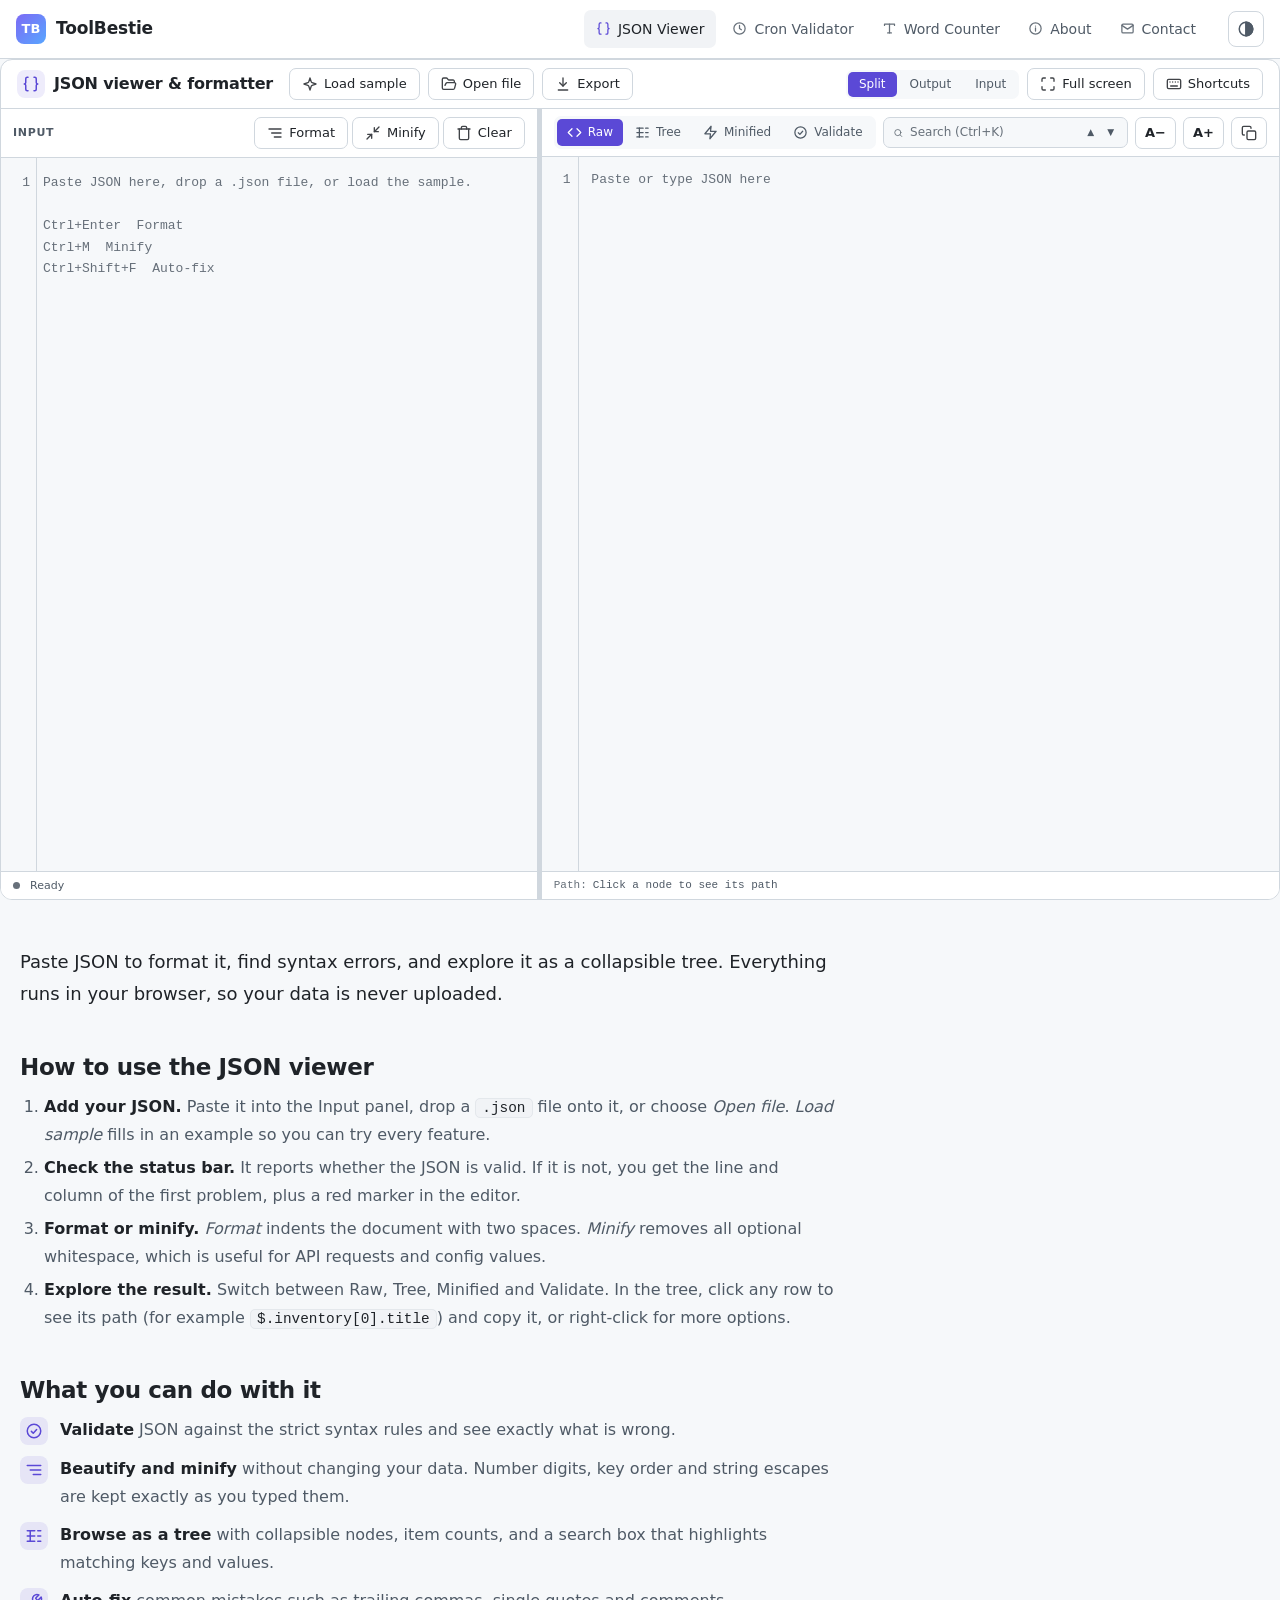
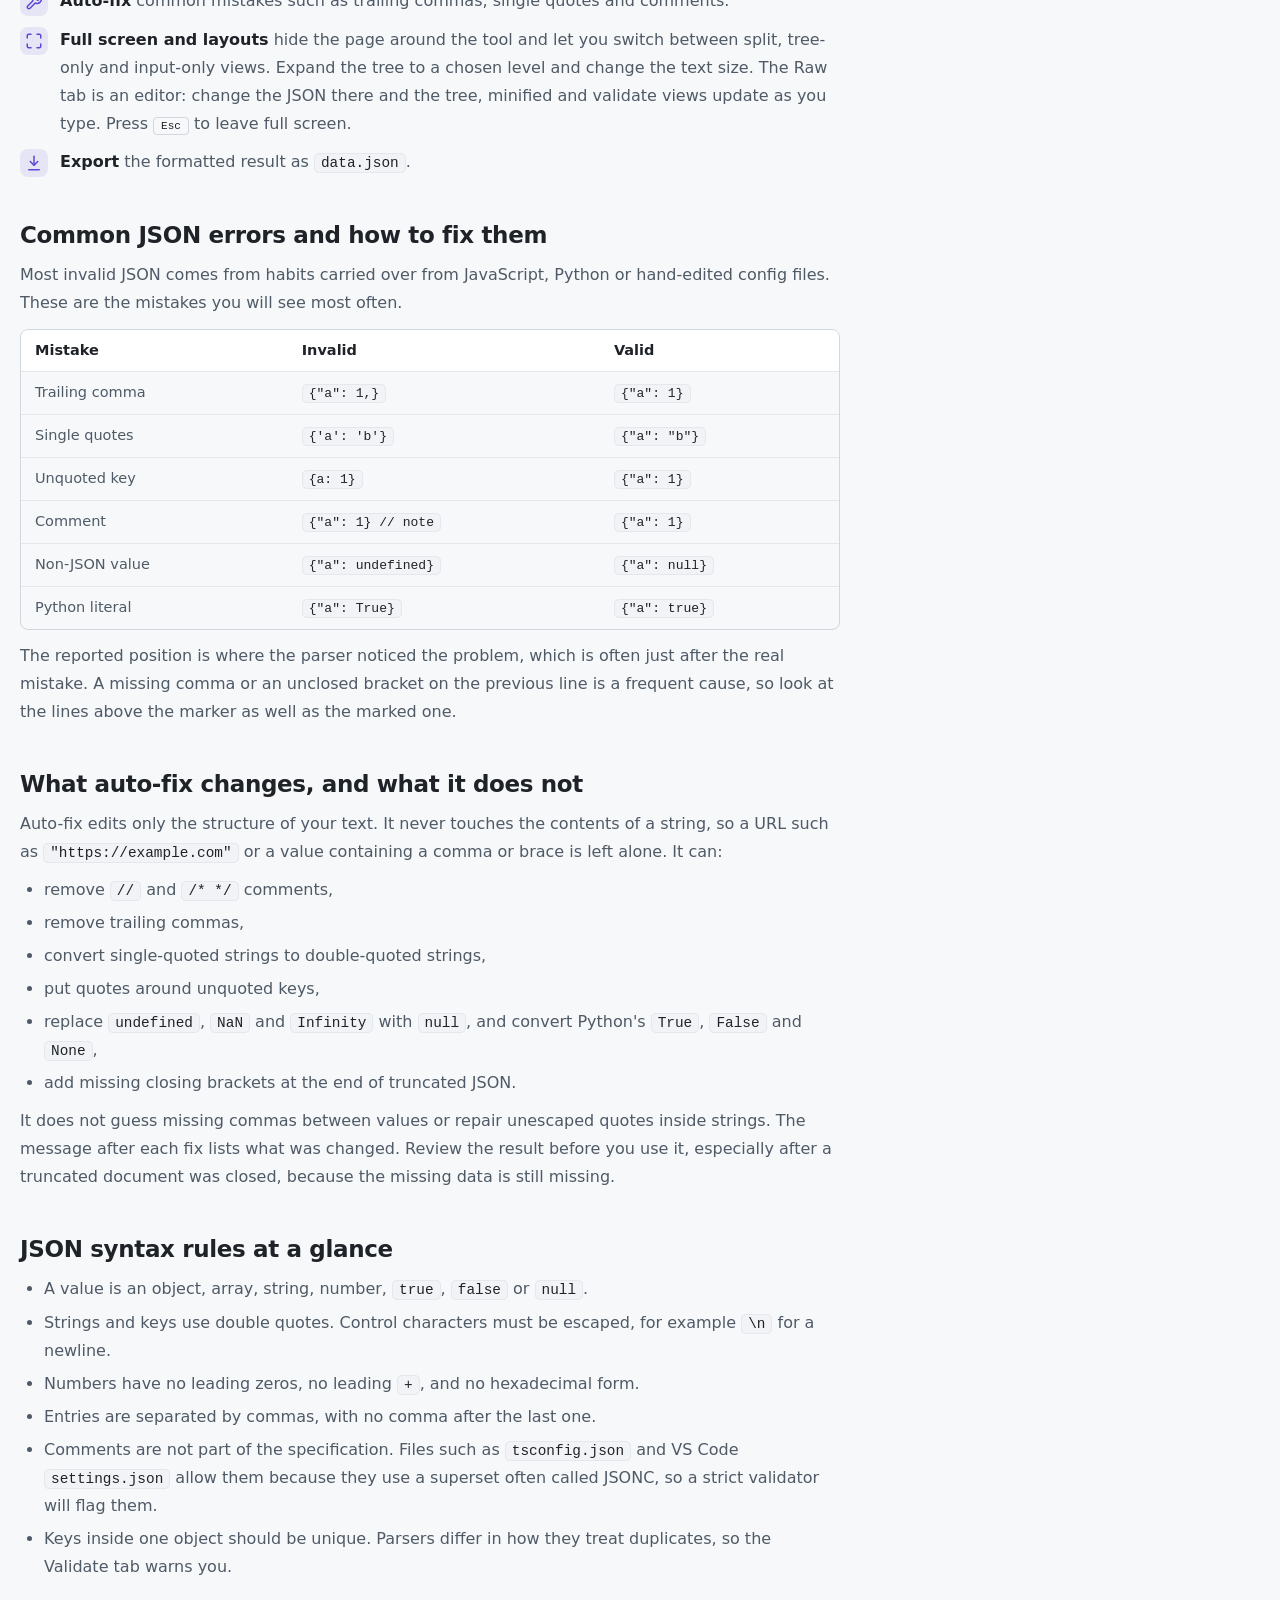
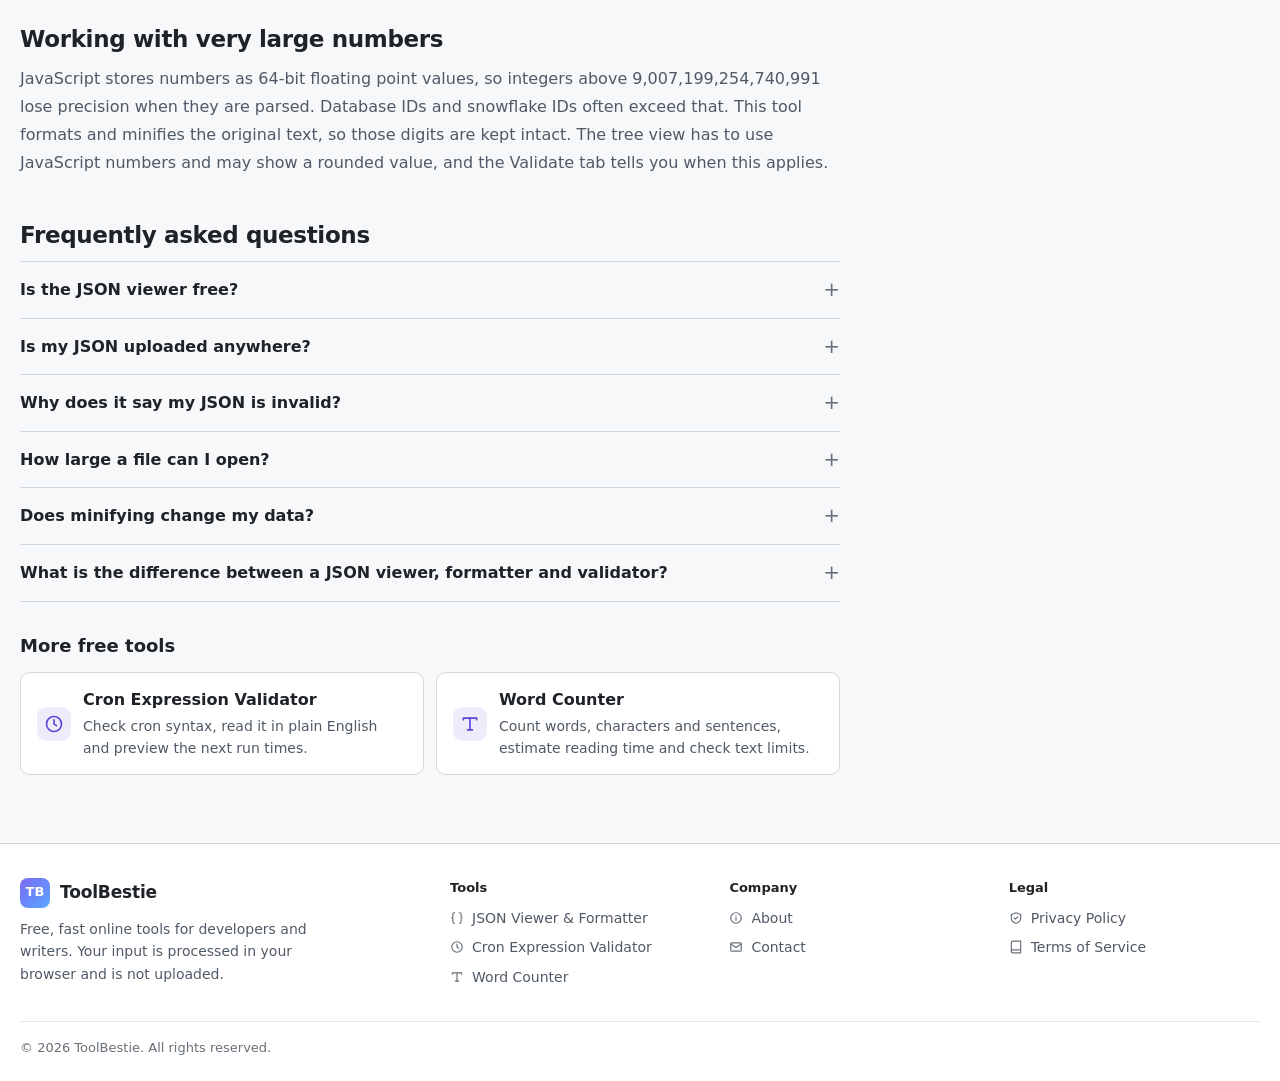
<file: jsonviewer.html>
<!DOCTYPE html>
<html lang="en">
<head>
<meta charset="UTF-8">
<meta name="viewport" content="width=device-width, initial-scale=1">
<title>JSON Viewer &amp; Formatter: Validate &amp; Minify | ToolBestie</title>
<meta name="description" content="Free online JSON viewer and formatter. Validate JSON, beautify or minify it, explore it as a searchable tree and auto-fix common errors. Runs in your browser.">
<meta name="robots" content="index,follow">
<link rel="canonical" href="https://toolbestie.com/jsonviewer">
<meta name="theme-color" content="#0d1117">
<meta property="og:site_name" content="ToolBestie">
<meta property="og:type" content="website">
<meta property="og:title" content="JSON Viewer &amp; Formatter: Validate &amp; Minify | ToolBestie">
<meta property="og:description" content="Free online JSON viewer and formatter. Validate JSON, beautify or minify it, explore it as a searchable tree and auto-fix common errors. Runs in your browser.">
<meta property="og:url" content="https://toolbestie.com/jsonviewer">
<meta property="og:image" content="https://toolbestie.com/og-image.png">
<meta name="twitter:card" content="summary_large_image">
<link rel="icon" href="favicon.svg" type="image/svg+xml">
<link rel="apple-touch-icon" href="apple-touch-icon.png">
<script>try{var t=localStorage.getItem('tb-theme');if(!t&&window.matchMedia&&matchMedia('(prefers-color-scheme: light)').matches)t='light';if(t)document.documentElement.dataset.theme=t}catch(e){}</script>
<link rel="stylesheet" href="css/styles.css">
<link rel="stylesheet" href="css/jsonviewer.css?v=6">
<script type="application/ld+json">[{"@context": "https://schema.org", "@type": "WebApplication", "name": "JSON Viewer & Formatter", "url": "https://toolbestie.com/jsonviewer", "description": "Free online JSON viewer, formatter, validator and minifier.", "applicationCategory": "DeveloperApplication", "operatingSystem": "Any (runs in a web browser)", "browserRequirements": "Requires JavaScript", "offers": {"@type": "Offer", "price": "0", "priceCurrency": "USD"}}, {"@context": "https://schema.org", "@type": "BreadcrumbList", "itemListElement": [{"@type": "ListItem", "position": 1, "name": "Home", "item": "https://toolbestie.com/"}, {"@type": "ListItem", "position": 2, "name": "JSON Viewer & Formatter", "item": "https://toolbestie.com/jsonviewer"}]}]</script>
<script async src="https://pagead2.googlesyndication.com/pagead/js/adsbygoogle.js?client=ca-pub-3977672777442834"
     crossorigin="anonymous"></script>

</head>
<body class="app">
<a class="skip" href="#main">Skip to content</a>
<header class="site-header">
  <div class="wrap bar">
    <a class="brand" href="index" aria-label="ToolBestie home"><span class="brand-mark" aria-hidden="true">TB</span>ToolBestie</a>
    <button class="icon-btn nav-toggle" type="button" aria-expanded="false" aria-controls="site-nav" aria-label="Menu"><svg width="18" height="18" viewBox="0 0 24 24" fill="none" stroke="currentColor" stroke-width="2" stroke-linecap="round" aria-hidden="true"><path d="M4 7h16M4 12h16M4 17h16"/></svg></button>
    <nav id="site-nav" class="site-nav" aria-label="Main"><a href="jsonviewer" aria-current="page"><svg class="ico" width="15" height="15" viewBox="0 0 24 24" fill="none" stroke="currentColor" stroke-width="2" stroke-linecap="round" stroke-linejoin="round" aria-hidden="true"><path d="M8 3H7a2 2 0 0 0-2 2v5a2 2 0 0 1-2 2 2 2 0 0 1 2 2v5a2 2 0 0 0 2 2h1"/><path d="M16 21h1a2 2 0 0 0 2-2v-5a2 2 0 0 1 2-2 2 2 0 0 1-2-2V5a2 2 0 0 0-2-2h-1"/></svg>JSON Viewer</a><a href="cronvalidator"><svg class="ico" width="15" height="15" viewBox="0 0 24 24" fill="none" stroke="currentColor" stroke-width="2" stroke-linecap="round" stroke-linejoin="round" aria-hidden="true"><circle cx="12" cy="12" r="9"/><path d="M12 7v5l3 2"/></svg>Cron Validator</a><a href="wordcounter"><svg class="ico" width="15" height="15" viewBox="0 0 24 24" fill="none" stroke="currentColor" stroke-width="2" stroke-linecap="round" stroke-linejoin="round" aria-hidden="true"><path d="M4 7V5h16v2"/><path d="M12 5v14"/><path d="M9 19h6"/></svg>Word Counter</a><a href="about"><svg class="ico" width="15" height="15" viewBox="0 0 24 24" fill="none" stroke="currentColor" stroke-width="2" stroke-linecap="round" stroke-linejoin="round" aria-hidden="true"><circle cx="12" cy="12" r="9"/><path d="M12 11v5M12 8h.01"/></svg>About</a><a href="contact"><svg class="ico" width="15" height="15" viewBox="0 0 24 24" fill="none" stroke="currentColor" stroke-width="2" stroke-linecap="round" stroke-linejoin="round" aria-hidden="true"><rect x="3" y="5" width="18" height="14" rx="2"/><path d="m3 7 9 6 9-6"/></svg>Contact</a></nav>
    <button class="icon-btn" id="themeBtn" type="button" aria-label="Switch theme"><svg width="18" height="18" viewBox="0 0 24 24" fill="none" stroke="currentColor" stroke-width="2" stroke-linecap="round" stroke-linejoin="round" aria-hidden="true"><circle cx="12" cy="12" r="9"/><path d="M12 3v18" /><path d="M12 3a9 9 0 0 1 0 18z" fill="currentColor"/></svg></button>
  </div>
</header>
<main id="main">
  <section class="tool app-tool" aria-label="JSON viewer and formatter">
  <div class="tool-bar">
    <h1 class="tool-h1"><span class="h1-ico"><svg class="ico" width="18" height="18" viewBox="0 0 24 24" fill="none" stroke="currentColor" stroke-width="2" stroke-linecap="round" stroke-linejoin="round" aria-hidden="true"><path d="M8 3H7a2 2 0 0 0-2 2v5a2 2 0 0 1-2 2 2 2 0 0 1 2 2v5a2 2 0 0 0 2 2h1"/><path d="M16 21h1a2 2 0 0 0 2-2v-5a2 2 0 0 1 2-2 2 2 0 0 1-2-2V5a2 2 0 0 0-2-2h-1"/></svg></span>JSON viewer &amp; formatter</h1>
    <button class="btn" type="button" onclick="loadSample()"><svg class="ico" width="16" height="16" viewBox="0 0 24 24" fill="none" stroke="currentColor" stroke-width="2" stroke-linecap="round" stroke-linejoin="round" aria-hidden="true"><path d="m12 3-1.9 5.8a2 2 0 0 1-1.3 1.3L3 12l5.8 1.9a2 2 0 0 1 1.3 1.3L12 21l1.9-5.8a2 2 0 0 1 1.3-1.3L21 12l-5.8-1.9a2 2 0 0 1-1.3-1.3z"/></svg>Load sample</button>
    <button class="btn" type="button" onclick="openFile()"><svg class="ico" width="16" height="16" viewBox="0 0 24 24" fill="none" stroke="currentColor" stroke-width="2" stroke-linecap="round" stroke-linejoin="round" aria-hidden="true"><path d="m6 14 1.5-2.9A2 2 0 0 1 9.2 10H20a2 2 0 0 1 1.9 2.6l-1.6 6A2 2 0 0 1 18.4 20H4a2 2 0 0 1-2-2V5a2 2 0 0 1 2-2h3.9a2 2 0 0 1 1.7.9l.8 1.2a2 2 0 0 0 1.7.9H18a2 2 0 0 1 2 2v2"/></svg>Open file</button>
    <button class="btn" type="button" onclick="exportFile()"><svg class="ico" width="16" height="16" viewBox="0 0 24 24" fill="none" stroke="currentColor" stroke-width="2" stroke-linecap="round" stroke-linejoin="round" aria-hidden="true"><path d="M12 3v12"/><path d="m7 10 5 5 5-5"/><path d="M5 21h14"/></svg>Export</button>
    <span class="sp"></span>
    <div class="tabs seg" role="group" aria-label="Panel layout">
      <button class="tab on" type="button" id="lay-split" aria-pressed="true" onclick="setLayout('split')" title="Input and tree side by side">Split</button>
      <button class="tab" type="button" id="lay-out" aria-pressed="false" onclick="setLayout('out')" title="Show the tree / output only">Output</button>
      <button class="tab" type="button" id="lay-in" aria-pressed="false" onclick="setLayout('in')" title="Show the input only">Input</button>
    </div>
    <button class="btn" type="button" id="fsBtn" onclick="toggleFullscreen()" aria-pressed="false" title="Full screen (Ctrl+Shift+Enter)"><span class="fs-enter"><svg class="ico" width="16" height="16" viewBox="0 0 24 24" fill="none" stroke="currentColor" stroke-width="2" stroke-linecap="round" stroke-linejoin="round" aria-hidden="true"><path d="M8 3H5a2 2 0 0 0-2 2v3"/><path d="M21 8V5a2 2 0 0 0-2-2h-3"/><path d="M3 16v3a2 2 0 0 0 2 2h3"/><path d="M16 21h3a2 2 0 0 0 2-2v-3"/></svg>Full screen</span><span class="fs-exit"><svg class="ico" width="16" height="16" viewBox="0 0 24 24" fill="none" stroke="currentColor" stroke-width="2" stroke-linecap="round" stroke-linejoin="round" aria-hidden="true"><path d="M8 3v3a2 2 0 0 1-2 2H3"/><path d="M21 8h-3a2 2 0 0 1-2-2V3"/><path d="M3 16h3a2 2 0 0 1 2 2v3"/><path d="M16 21v-3a2 2 0 0 1 2-2h3"/></svg>Exit full screen</span></button>
    <button class="btn" type="button" onclick="showShortcuts()"><svg class="ico" width="16" height="16" viewBox="0 0 24 24" fill="none" stroke="currentColor" stroke-width="2" stroke-linecap="round" stroke-linejoin="round" aria-hidden="true"><rect x="2" y="5" width="20" height="14" rx="2"/><path d="M6 9h.01M10 9h.01M14 9h.01M18 9h.01M7 15h10"/></svg>Shortcuts</button>
  </div>
  <input type="file" id="filePick" accept=".json,.txt,application/json,text/plain" style="display:none" onchange="handleFile(event)" aria-label="Choose a JSON file">
  <div class="layout" id="layout">
    <div class="pane pane-left" id="paneLeft">
      <div class="pane-hdr">
        <span class="pane-title">Input</span>
        <div class="pane-acts">
          <button class="btn" type="button" onclick="doFormat()" title="Ctrl+Enter"><svg class="ico" width="16" height="16" viewBox="0 0 24 24" fill="none" stroke="currentColor" stroke-width="2" stroke-linecap="round" stroke-linejoin="round" aria-hidden="true"><path d="M3 6h18"/><path d="M7 12h14"/><path d="M11 18h10"/></svg>Format</button>
          <button class="btn" type="button" onclick="doMinify()" title="Ctrl+M"><svg class="ico" width="16" height="16" viewBox="0 0 24 24" fill="none" stroke="currentColor" stroke-width="2" stroke-linecap="round" stroke-linejoin="round" aria-hidden="true"><path d="m4 14 6 0 0 6"/><path d="m20 10-6 0 0-6"/><path d="m14 10 7-7"/><path d="m3 21 7-7"/></svg>Minify</button>
          <button class="btn danger" type="button" onclick="doFix()" title="Auto-fix common JSON errors (Ctrl+Shift+F)" id="fixBtn" style="display:none"><svg class="ico" width="16" height="16" viewBox="0 0 24 24" fill="none" stroke="currentColor" stroke-width="2" stroke-linecap="round" stroke-linejoin="round" aria-hidden="true"><path d="M14.7 6.3a1 1 0 0 0 0 1.4l1.6 1.6a1 1 0 0 0 1.4 0l3.8-3.8a6 6 0 0 1-7.9 7.9l-6.9 6.9a2.1 2.1 0 0 1-3-3l6.9-6.9a6 6 0 0 1 7.9-7.9z"/></svg>Fix</button>
          <button class="btn" type="button" onclick="doClear()" title="Clear input"><svg class="ico" width="16" height="16" viewBox="0 0 24 24" fill="none" stroke="currentColor" stroke-width="2" stroke-linecap="round" stroke-linejoin="round" aria-hidden="true"><path d="M3 6h18"/><path d="M19 6v14a2 2 0 0 1-2 2H7a2 2 0 0 1-2-2V6"/><path d="M8 6V4a2 2 0 0 1 2-2h4a2 2 0 0 1 2 2v2"/></svg>Clear</button>
        </div>
      </div>
      <div class="input-wrap" id="inputWrap">
        <div class="err-gutter" id="errGutter"></div>
        <div class="line-nums" id="lineNums" aria-hidden="true"></div>
        <textarea id="inp" aria-label="JSON input" wrap="off" spellcheck="false" autocomplete="off" autocapitalize="off"
          placeholder="Paste JSON here, drop a .json file, or load the sample.&#10;&#10;Ctrl+Enter  Format&#10;Ctrl+M  Minify&#10;Ctrl+Shift+F  Auto-fix"
          oninput="onInputSoon()" onscroll="syncScroll()" onkeydown="onKey(event)"></textarea>
        <div class="drop-overlay" id="dropOverlay">Drop JSON file here</div>
      </div>
      <div class="sbar">
        <div class="sdot" id="sdot"></div>
        <span class="sbar-msg" id="smsg" role="status" aria-live="polite">Ready</span>
        <span class="sbar-loc" id="sbarLoc" onclick="gotoErrPos()" style="display:none"></span>
        <span style="margin-left:auto;color:var(--text3)" id="slines"></span>
      </div>
    </div>
    <div class="resizer" id="resizer" aria-hidden="true"></div>
    <div class="pane pane-right" data-view="raw">
      <div class="toolbar">
        <div class="tabs" role="tablist" aria-label="Output view">
          <button class="tab on" role="tab" aria-selected="true" id="tab-raw" onclick="setView('raw')" title="Editable JSON"><svg class="ico" width="15" height="15" viewBox="0 0 24 24" fill="none" stroke="currentColor" stroke-width="2" stroke-linecap="round" stroke-linejoin="round" aria-hidden="true"><path d="m16 18 6-6-6-6"/><path d="m8 6-6 6 6 6"/></svg>Raw</button>
          <button class="tab" role="tab" aria-selected="false" id="tab-tree" onclick="setView('tree')"><svg class="ico" width="15" height="15" viewBox="0 0 24 24" fill="none" stroke="currentColor" stroke-width="2" stroke-linecap="round" stroke-linejoin="round" aria-hidden="true"><path d="M3 5h4M3 12h4M3 19h4"/><path d="M7 5v14"/><path d="M7 12h6M7 19h6M7 5h6"/><path d="M17 5h4M17 12h4M17 19h4"/></svg>Tree</button>
          <button class="tab" role="tab" aria-selected="false" id="tab-min" onclick="setView('min')"><svg class="ico" width="15" height="15" viewBox="0 0 24 24" fill="none" stroke="currentColor" stroke-width="2" stroke-linecap="round" stroke-linejoin="round" aria-hidden="true"><path d="M13 2 3 14h9l-1 8 10-12h-9z"/></svg>Minified</button>
          <button class="tab" role="tab" aria-selected="false" id="tab-validate" onclick="setView('validate')"><svg class="ico" width="15" height="15" viewBox="0 0 24 24" fill="none" stroke="currentColor" stroke-width="2" stroke-linecap="round" stroke-linejoin="round" aria-hidden="true"><circle cx="12" cy="12" r="9"/><path d="m8.5 12.5 2.5 2.5 4.5-5"/></svg>Validate</button>
        </div>
        <div class="search"><span class="search-ico" aria-hidden="true"><svg class="ico" width="14" height="14" viewBox="0 0 24 24" fill="none" stroke="currentColor" stroke-width="2" stroke-linecap="round" stroke-linejoin="round" aria-hidden="true"><circle cx="11" cy="11" r="7"/><path d="m20 20-3.5-3.5"/></svg></span>
          <input id="srch" type="search" aria-label="Search keys and values" placeholder="Search (Ctrl+K)" oninput="onSearch()"><span class="search-cnt" id="srchCnt" aria-live="polite"></span>
          <button class="search-nav raw-only" type="button" onclick="rawStep(-1)" title="Previous match (Shift+Enter)" aria-label="Previous match">&#9650;</button>
          <button class="search-nav raw-only" type="button" onclick="rawStep(1)" title="Next match (Enter)" aria-label="Next match">&#9660;</button></div>
        <button class="btn icon ib tree-only" type="button" onclick="expandAll()" title="Expand all (Ctrl+])" aria-label="Expand all"><svg class="ico" width="16" height="16" viewBox="0 0 24 24" fill="none" stroke="currentColor" stroke-width="2" stroke-linecap="round" stroke-linejoin="round" aria-hidden="true"><path d="m7 15 5 5 5-5"/><path d="m7 9 5-5 5 5"/></svg><span class="lbl">Expand</span></button>
        <button class="btn icon ib tree-only" type="button" onclick="collapseAll()" title="Collapse all (Ctrl+[)" aria-label="Collapse all"><svg class="ico" width="16" height="16" viewBox="0 0 24 24" fill="none" stroke="currentColor" stroke-width="2" stroke-linecap="round" stroke-linejoin="round" aria-hidden="true"><path d="m7 20 5-5 5 5"/><path d="m7 4 5 5 5-5"/></svg><span class="lbl">Collapse</span></button>
        <select class="lvl tree-only" id="lvl" aria-label="Expand tree to level" title="Expand the tree to a chosen depth" onchange="expandToLevel(this.value)">
          <option value="">Levels</option><option value="1">Level 1</option><option value="2">Level 2</option><option value="3">Level 3</option><option value="4">Level 4</option><option value="all">All</option>
        </select>
        <button class="btn icon" type="button" onclick="fontStep(-1)" title="Smaller text" aria-label="Smaller text">A&minus;</button>
        <button class="btn icon" type="button" onclick="fontStep(1)" title="Larger text" aria-label="Larger text">A+</button>
        <button class="btn icon ib" type="button" onclick="copyOut()" title="Copy" aria-label="Copy"><svg class="ico" width="16" height="16" viewBox="0 0 24 24" fill="none" stroke="currentColor" stroke-width="2" stroke-linecap="round" stroke-linejoin="round" aria-hidden="true"><rect x="9" y="9" width="13" height="13" rx="2"/><path d="M5 15H4a2 2 0 0 1-2-2V4a2 2 0 0 1 2-2h9a2 2 0 0 1 2 2v1"/></svg><span class="lbl">Copy</span></button>
      </div>
      <div class="output" id="output" aria-live="polite"></div>
      <div class="path-bar"><span style="color:var(--text3)">Path:</span><span id="pathVal">Click a node to see its path</span><div class="stats" id="stats" style="display:none;margin-left:auto">Nodes <span id="skeys">0</span> &nbsp;Size <span id="ssize">0</span> &nbsp;Depth <span id="sdepth">0</span></div></div>
    </div>
  </div>
</section>

<div class="ctx" id="ctx" role="menu">
  <div class="ctx-item" role="menuitem" onclick="ctxAction('path')"><svg class="ico" width="14" height="14" viewBox="0 0 24 24" fill="none" stroke="currentColor" stroke-width="2" stroke-linecap="round" stroke-linejoin="round" aria-hidden="true"><circle cx="12" cy="12" r="3"/><path d="M12 2v4M12 18v4M2 12h4M18 12h4"/></svg>Copy path</div>
  <div class="ctx-item" role="menuitem" onclick="ctxAction('value')"><svg class="ico" width="14" height="14" viewBox="0 0 24 24" fill="none" stroke="currentColor" stroke-width="2" stroke-linecap="round" stroke-linejoin="round" aria-hidden="true"><rect x="9" y="9" width="13" height="13" rx="2"/><path d="M5 15H4a2 2 0 0 1-2-2V4a2 2 0 0 1 2-2h9a2 2 0 0 1 2 2v1"/></svg>Copy value</div>
  <div class="ctx-item" role="menuitem" onclick="ctxAction('key')"><svg class="ico" width="14" height="14" viewBox="0 0 24 24" fill="none" stroke="currentColor" stroke-width="2" stroke-linecap="round" stroke-linejoin="round" aria-hidden="true"><rect x="9" y="9" width="13" height="13" rx="2"/><path d="M5 15H4a2 2 0 0 1-2-2V4a2 2 0 0 1 2-2h9a2 2 0 0 1 2 2v1"/></svg>Copy key</div>
  <div class="ctx-sep"></div>
  <div class="ctx-item" role="menuitem" onclick="ctxAction('expand')"><svg class="ico" width="14" height="14" viewBox="0 0 24 24" fill="none" stroke="currentColor" stroke-width="2" stroke-linecap="round" stroke-linejoin="round" aria-hidden="true"><path d="m7 15 5 5 5-5"/><path d="m7 9 5-5 5 5"/></svg>Expand children</div>
  <div class="ctx-item" role="menuitem" onclick="ctxAction('collapse')"><svg class="ico" width="14" height="14" viewBox="0 0 24 24" fill="none" stroke="currentColor" stroke-width="2" stroke-linecap="round" stroke-linejoin="round" aria-hidden="true"><path d="m7 20 5-5 5 5"/><path d="m7 4 5 5 5-5"/></svg>Collapse children</div>
</div>

<div class="modal-bg" id="modal" onclick="closeModal()">
  <div class="modal" role="dialog" aria-modal="true" aria-labelledby="scTitle" onclick="event.stopPropagation()">
    <h3 id="scTitle">Keyboard shortcuts</h3>
    <div class="sc-list">
      <div class="sc-row"><span class="sc-desc">Format JSON</span><div class="sc-keys"><kbd>Ctrl</kbd><kbd>Enter</kbd></div></div>
      <div class="sc-row"><span class="sc-desc">Minify JSON</span><div class="sc-keys"><kbd>Ctrl</kbd><kbd>M</kbd></div></div>
      <div class="sc-row"><span class="sc-desc">Auto-fix JSON</span><div class="sc-keys"><kbd>Ctrl</kbd><kbd>Shift</kbd><kbd>F</kbd></div></div>
      <div class="sc-row"><span class="sc-desc">Search</span><div class="sc-keys"><kbd>Ctrl</kbd><kbd>K</kbd></div></div>
      <div class="sc-row"><span class="sc-desc">Open file</span><div class="sc-keys"><kbd>Ctrl</kbd><kbd>O</kbd></div></div>
      <div class="sc-row"><span class="sc-desc">Export file</span><div class="sc-keys"><kbd>Ctrl</kbd><kbd>S</kbd></div></div>
      <div class="sc-row"><span class="sc-desc">Expand all</span><div class="sc-keys"><kbd>Ctrl</kbd><kbd>]</kbd></div></div>
      <div class="sc-row"><span class="sc-desc">Collapse all</span><div class="sc-keys"><kbd>Ctrl</kbd><kbd>[</kbd></div></div>
      <div class="sc-row"><span class="sc-desc">Full screen on / off</span><div class="sc-keys"><kbd>Ctrl</kbd><kbd>Shift</kbd><kbd>Enter</kbd></div></div>
      <div class="sc-row"><span class="sc-desc">Close dialog, menu or full screen</span><div class="sc-keys"><kbd>Esc</kbd></div></div>
    </div>
    <p style="margin-top:14px"><button class="btn" id="modalClose" type="button" onclick="closeModal()"><svg class="ico" width="16" height="16" viewBox="0 0 24 24" fill="none" stroke="currentColor" stroke-width="2" stroke-linecap="round" stroke-linejoin="round" aria-hidden="true"><circle cx="12" cy="12" r="9"/><path d="m8.5 12.5 2.5 2.5 4.5-5"/></svg>Close</button></p>
  </div>
</div>
<div class="content">
<p class="lead">Paste JSON to format it, find syntax errors, and explore it as a collapsible tree. Everything runs in your browser, so your data is never uploaded.</p>
<h2>How to use the JSON viewer</h2>
<ol>
  <li><strong>Add your JSON.</strong> Paste it into the Input panel, drop a <code>.json</code> file onto it, or choose <em>Open file</em>. <em>Load sample</em> fills in an example so you can try every feature.</li>
  <li><strong>Check the status bar.</strong> It reports whether the JSON is valid. If it is not, you get the line and column of the first problem, plus a red marker in the editor.</li>
  <li><strong>Format or minify.</strong> <em>Format</em> indents the document with two spaces. <em>Minify</em> removes all optional whitespace, which is useful for API requests and config values.</li>
  <li><strong>Explore the result.</strong> Switch between Raw, Tree, Minified and Validate. In the tree, click any row to see its path (for example <code>$.inventory[0].title</code>) and copy it, or right-click for more options.</li>
</ol>

<h2>What you can do with it</h2>
<ul class="feat">
  <li><svg class="ico" width="18" height="18" viewBox="0 0 24 24" fill="none" stroke="currentColor" stroke-width="2" stroke-linecap="round" stroke-linejoin="round" aria-hidden="true"><circle cx="12" cy="12" r="9"/><path d="m8.5 12.5 2.5 2.5 4.5-5"/></svg><span><strong>Validate</strong> JSON against the strict syntax rules and see exactly what is wrong.</span></li>
  <li><svg class="ico" width="18" height="18" viewBox="0 0 24 24" fill="none" stroke="currentColor" stroke-width="2" stroke-linecap="round" stroke-linejoin="round" aria-hidden="true"><path d="M3 6h18"/><path d="M7 12h14"/><path d="M11 18h10"/></svg><span><strong>Beautify and minify</strong> without changing your data. Number digits, key order and string escapes are kept exactly as you typed them.</span></li>
  <li><svg class="ico" width="18" height="18" viewBox="0 0 24 24" fill="none" stroke="currentColor" stroke-width="2" stroke-linecap="round" stroke-linejoin="round" aria-hidden="true"><path d="M3 5h4M3 12h4M3 19h4"/><path d="M7 5v14"/><path d="M7 12h6M7 19h6M7 5h6"/><path d="M17 5h4M17 12h4M17 19h4"/></svg><span><strong>Browse as a tree</strong> with collapsible nodes, item counts, and a search box that highlights matching keys and values.</span></li>
  <li><svg class="ico" width="18" height="18" viewBox="0 0 24 24" fill="none" stroke="currentColor" stroke-width="2" stroke-linecap="round" stroke-linejoin="round" aria-hidden="true"><path d="M14.7 6.3a1 1 0 0 0 0 1.4l1.6 1.6a1 1 0 0 0 1.4 0l3.8-3.8a6 6 0 0 1-7.9 7.9l-6.9 6.9a2.1 2.1 0 0 1-3-3l6.9-6.9a6 6 0 0 1 7.9-7.9z"/></svg><span><strong>Auto-fix</strong> common mistakes such as trailing commas, single quotes and comments.</span></li>
  <li><svg class="ico" width="18" height="18" viewBox="0 0 24 24" fill="none" stroke="currentColor" stroke-width="2" stroke-linecap="round" stroke-linejoin="round" aria-hidden="true"><path d="M8 3H5a2 2 0 0 0-2 2v3"/><path d="M21 8V5a2 2 0 0 0-2-2h-3"/><path d="M3 16v3a2 2 0 0 0 2 2h3"/><path d="M16 21h3a2 2 0 0 0 2-2v-3"/></svg><span><strong>Full screen and layouts</strong> hide the page around the tool and let you switch between split, tree-only and input-only views. Expand the tree to a chosen level and change the text size. The Raw tab is an editor: change the JSON there and the tree, minified and validate views update as you type. Press <kbd>Esc</kbd> to leave full screen.</span></li>
  <li><svg class="ico" width="18" height="18" viewBox="0 0 24 24" fill="none" stroke="currentColor" stroke-width="2" stroke-linecap="round" stroke-linejoin="round" aria-hidden="true"><path d="M12 3v12"/><path d="m7 10 5 5 5-5"/><path d="M5 21h14"/></svg><span><strong>Export</strong> the formatted result as <code>data.json</code>.</span></li>
</ul>

<h2>Common JSON errors and how to fix them</h2>
<p>Most invalid JSON comes from habits carried over from JavaScript, Python or hand-edited config files. These are the mistakes you will see most often.</p>
<div class="table-wrap"><table>
<tr><th>Mistake</th><th>Invalid</th><th>Valid</th></tr>
<tr><td>Trailing comma</td><td><code>{"a": 1,}</code></td><td><code>{"a": 1}</code></td></tr>
<tr><td>Single quotes</td><td><code>{'a': 'b'}</code></td><td><code>{"a": "b"}</code></td></tr>
<tr><td>Unquoted key</td><td><code>{a: 1}</code></td><td><code>{"a": 1}</code></td></tr>
<tr><td>Comment</td><td><code>{"a": 1} // note</code></td><td><code>{"a": 1}</code></td></tr>
<tr><td>Non-JSON value</td><td><code>{"a": undefined}</code></td><td><code>{"a": null}</code></td></tr>
<tr><td>Python literal</td><td><code>{"a": True}</code></td><td><code>{"a": true}</code></td></tr>
</table></div>
<p>The reported position is where the parser noticed the problem, which is often just after the real mistake. A missing comma or an unclosed bracket on the previous line is a frequent cause, so look at the lines above the marker as well as the marked one.</p>

<h2>What auto-fix changes, and what it does not</h2>
<p>Auto-fix edits only the structure of your text. It never touches the contents of a string, so a URL such as <code>"https://example.com"</code> or a value containing a comma or brace is left alone. It can:</p>
<ul>
  <li>remove <code>//</code> and <code>/* */</code> comments,</li>
  <li>remove trailing commas,</li>
  <li>convert single-quoted strings to double-quoted strings,</li>
  <li>put quotes around unquoted keys,</li>
  <li>replace <code>undefined</code>, <code>NaN</code> and <code>Infinity</code> with <code>null</code>, and convert Python's <code>True</code>, <code>False</code> and <code>None</code>,</li>
  <li>add missing closing brackets at the end of truncated JSON.</li>
</ul>
<p>It does not guess missing commas between values or repair unescaped quotes inside strings. The message after each fix lists what was changed. Review the result before you use it, especially after a truncated document was closed, because the missing data is still missing.</p>

<h2>JSON syntax rules at a glance</h2>
<ul>
  <li>A value is an object, array, string, number, <code>true</code>, <code>false</code> or <code>null</code>.</li>
  <li>Strings and keys use double quotes. Control characters must be escaped, for example <code>\n</code> for a newline.</li>
  <li>Numbers have no leading zeros, no leading <code>+</code>, and no hexadecimal form.</li>
  <li>Entries are separated by commas, with no comma after the last one.</li>
  <li>Comments are not part of the specification. Files such as <code>tsconfig.json</code> and VS Code <code>settings.json</code> allow them because they use a superset often called JSONC, so a strict validator will flag them.</li>
  <li>Keys inside one object should be unique. Parsers differ in how they treat duplicates, so the Validate tab warns you.</li>
</ul>

<h2>Working with very large numbers</h2>
<p>JavaScript stores numbers as 64-bit floating point values, so integers above 9,007,199,254,740,991 lose precision when they are parsed. Database IDs and snowflake IDs often exceed that. This tool formats and minifies the original text, so those digits are kept intact. The tree view has to use JavaScript numbers and may show a rounded value, and the Validate tab tells you when this applies.</p>

<h2>Frequently asked questions</h2>
<div class="faq">
<details><summary>Is the JSON viewer free?</summary><p>Yes. There is no account, trial or usage limit.</p></details>
<details><summary>Is my JSON uploaded anywhere?</summary><p>No. Formatting, validation and searching all run in your browser with JavaScript, and nothing you paste is sent to our servers. You can confirm this by opening your browser's network panel while you use the tool. The only thing stored on your device is your light or dark theme choice.</p></details>
<details><summary>Why does it say my JSON is invalid?</summary><p>JSON is stricter than JavaScript object syntax. Check the Validate tab for a list of likely causes, then use <em>Go to error</em> to jump to the position the parser reported. If the cause is one of the common mistakes above, <em>Fix</em> can usually repair it for you.</p></details>
<details><summary>How large a file can I open?</summary><p>Formatting, minifying and the Raw view handle several megabytes, limited by your device's memory. To keep the page responsive, the tree view pauses above 40,000 nodes and offers to render anyway or switch to Raw view.</p></details>
<details><summary>Does minifying change my data?</summary><p>No. It removes whitespace outside of strings and nothing else. Keys, values, order and number formatting stay the same.</p></details>
<details><summary>What is the difference between a JSON viewer, formatter and validator?</summary><p>A formatter rewrites the text with consistent indentation, a validator checks that it follows the JSON rules, and a viewer lets you explore the structure. This page does all three, so you can paste once and switch between them.</p></details>
</div>
</div>
<aside class="related" aria-label="Related tools"><h2>More free tools</h2><ul><li><a href="cronvalidator"><b class="rel-ico"><svg class="ico" width="20" height="20" viewBox="0 0 24 24" fill="none" stroke="currentColor" stroke-width="2" stroke-linecap="round" stroke-linejoin="round" aria-hidden="true"><circle cx="12" cy="12" r="9"/><path d="M12 7v5l3 2"/></svg></b>Cron Expression Validator<span>Check cron syntax, read it in plain English and preview the next run times.</span></a></li><li><a href="wordcounter"><b class="rel-ico"><svg class="ico" width="20" height="20" viewBox="0 0 24 24" fill="none" stroke="currentColor" stroke-width="2" stroke-linecap="round" stroke-linejoin="round" aria-hidden="true"><path d="M4 7V5h16v2"/><path d="M12 5v14"/><path d="M9 19h6"/></svg></b>Word Counter<span>Count words, characters and sentences, estimate reading time and check text limits.</span></a></li></ul></aside>
</main>
<footer class="site-footer">
  <div class="wrap">
    <div class="foot-grid">
      <div class="foot-about"><a class="brand" href="index"><span class="brand-mark" aria-hidden="true">TB</span>ToolBestie</a>
        <p style="margin-top:10px">Free, fast online tools for developers and writers. Your input is processed in your browser and is not uploaded.</p></div>
      <nav aria-label="Tools"><h2>Tools</h2><ul><li><a href="jsonviewer"><svg class="ico" width="14" height="14" viewBox="0 0 24 24" fill="none" stroke="currentColor" stroke-width="2" stroke-linecap="round" stroke-linejoin="round" aria-hidden="true"><path d="M8 3H7a2 2 0 0 0-2 2v5a2 2 0 0 1-2 2 2 2 0 0 1 2 2v5a2 2 0 0 0 2 2h1"/><path d="M16 21h1a2 2 0 0 0 2-2v-5a2 2 0 0 1 2-2 2 2 0 0 1-2-2V5a2 2 0 0 0-2-2h-1"/></svg>JSON Viewer & Formatter</a></li><li><a href="cronvalidator"><svg class="ico" width="14" height="14" viewBox="0 0 24 24" fill="none" stroke="currentColor" stroke-width="2" stroke-linecap="round" stroke-linejoin="round" aria-hidden="true"><circle cx="12" cy="12" r="9"/><path d="M12 7v5l3 2"/></svg>Cron Expression Validator</a></li><li><a href="wordcounter"><svg class="ico" width="14" height="14" viewBox="0 0 24 24" fill="none" stroke="currentColor" stroke-width="2" stroke-linecap="round" stroke-linejoin="round" aria-hidden="true"><path d="M4 7V5h16v2"/><path d="M12 5v14"/><path d="M9 19h6"/></svg>Word Counter</a></li></ul></nav>
      <nav aria-label="Company"><h2>Company</h2><ul><li><a href="about"><svg class="ico" width="14" height="14" viewBox="0 0 24 24" fill="none" stroke="currentColor" stroke-width="2" stroke-linecap="round" stroke-linejoin="round" aria-hidden="true"><circle cx="12" cy="12" r="9"/><path d="M12 11v5M12 8h.01"/></svg>About</a></li><li><a href="contact"><svg class="ico" width="14" height="14" viewBox="0 0 24 24" fill="none" stroke="currentColor" stroke-width="2" stroke-linecap="round" stroke-linejoin="round" aria-hidden="true"><rect x="3" y="5" width="18" height="14" rx="2"/><path d="m3 7 9 6 9-6"/></svg>Contact</a></li></ul></nav>
      <nav aria-label="Legal"><h2>Legal</h2><ul><li><a href="privacy"><svg class="ico" width="14" height="14" viewBox="0 0 24 24" fill="none" stroke="currentColor" stroke-width="2" stroke-linecap="round" stroke-linejoin="round" aria-hidden="true"><path d="M12 3 4 6v6c0 5 3.5 8 8 9 4.5-1 8-4 8-9V6z"/><path d="m9 12 2 2 4-4"/></svg>Privacy Policy</a></li><li><a href="terms"><svg class="ico" width="14" height="14" viewBox="0 0 24 24" fill="none" stroke="currentColor" stroke-width="2" stroke-linecap="round" stroke-linejoin="round" aria-hidden="true"><path d="M4 19.5v-15A2.5 2.5 0 0 1 6.5 2H20v20H6.5a2.5 2.5 0 0 1 0-5H20"/></svg>Terms of Service</a></li></ul></nav>
    </div>
    <div class="foot-bottom">&copy; <span data-year>2026</span> ToolBestie. All rights reserved.</div>
  </div>
</footer>
<div class="toasts" id="toasts" role="status" aria-live="polite"></div>
<script src="js/site.js" defer></script>
<script src="js/json-core.js" defer></script>
<script src="js/jsonviewer.js?v=6" defer></script>
</body>
</html>
</file>
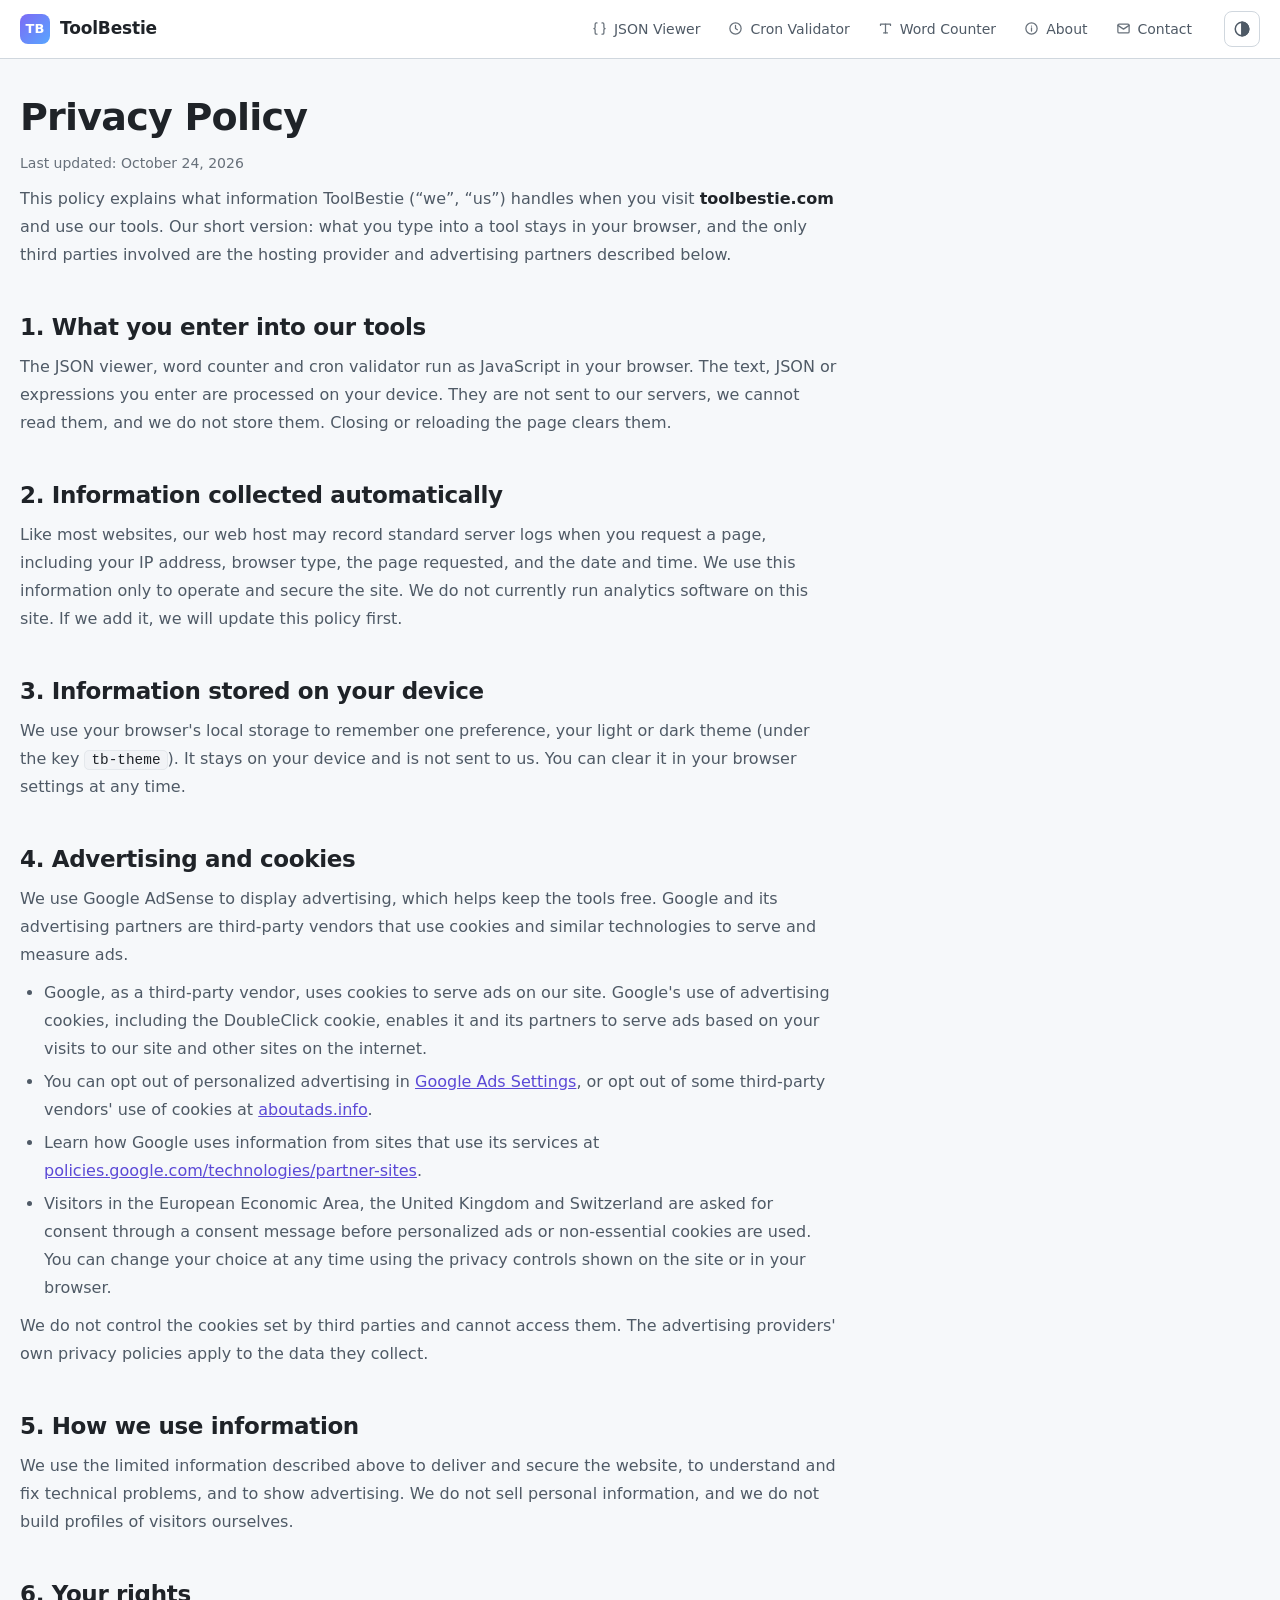
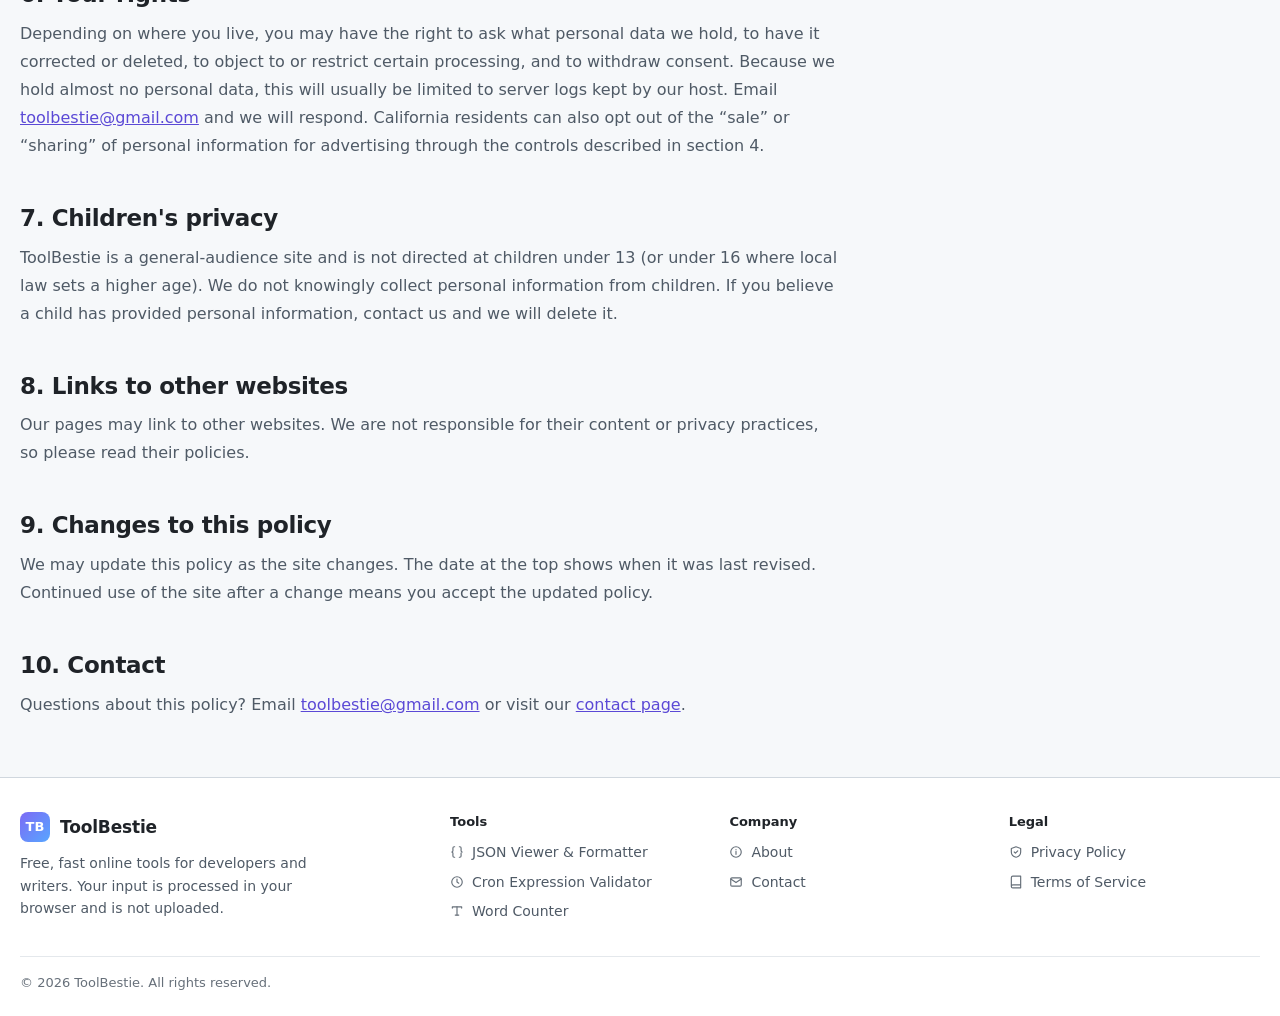
<file: privacy.html>
<!DOCTYPE html>
<html lang="en">
<head>
<meta charset="UTF-8">
<meta name="viewport" content="width=device-width, initial-scale=1">
<title>Privacy Policy | ToolBestie</title>
<meta name="description" content="How ToolBestie handles your data: tool input stays in your browser, what cookies and advertising are used, and your rights.">
<meta name="robots" content="index,follow">
<link rel="canonical" href="https://toolbestie.com/privacy">
<meta name="theme-color" content="#0d1117">
<meta property="og:site_name" content="ToolBestie">
<meta property="og:type" content="website">
<meta property="og:title" content="Privacy Policy | ToolBestie">
<meta property="og:description" content="How ToolBestie handles your data: tool input stays in your browser, what cookies and advertising are used, and your rights.">
<meta property="og:url" content="https://toolbestie.com/privacy">
<meta property="og:image" content="https://toolbestie.com/og-image.png">
<meta name="twitter:card" content="summary_large_image">
<link rel="icon" href="favicon.svg" type="image/svg+xml">
<link rel="apple-touch-icon" href="apple-touch-icon.png">
<script>try{var t=localStorage.getItem('tb-theme');if(!t&&window.matchMedia&&matchMedia('(prefers-color-scheme: light)').matches)t='light';if(t)document.documentElement.dataset.theme=t}catch(e){}</script>
<link rel="stylesheet" href="css/styles.css">
<script async src="https://pagead2.googlesyndication.com/pagead/js/adsbygoogle.js?client=ca-pub-3977672777442834"
     crossorigin="anonymous"></script>
</head>
<body class="">
<a class="skip" href="#main">Skip to content</a>
<header class="site-header">
  <div class="wrap bar">
    <a class="brand" href="index" aria-label="ToolBestie home"><span class="brand-mark" aria-hidden="true">TB</span>ToolBestie</a>
    <button class="icon-btn nav-toggle" type="button" aria-expanded="false" aria-controls="site-nav" aria-label="Menu"><svg width="18" height="18" viewBox="0 0 24 24" fill="none" stroke="currentColor" stroke-width="2" stroke-linecap="round" aria-hidden="true"><path d="M4 7h16M4 12h16M4 17h16"/></svg></button>
    <nav id="site-nav" class="site-nav" aria-label="Main"><a href="jsonviewer"><svg class="ico" width="15" height="15" viewBox="0 0 24 24" fill="none" stroke="currentColor" stroke-width="2" stroke-linecap="round" stroke-linejoin="round" aria-hidden="true"><path d="M8 3H7a2 2 0 0 0-2 2v5a2 2 0 0 1-2 2 2 2 0 0 1 2 2v5a2 2 0 0 0 2 2h1"/><path d="M16 21h1a2 2 0 0 0 2-2v-5a2 2 0 0 1 2-2 2 2 0 0 1-2-2V5a2 2 0 0 0-2-2h-1"/></svg>JSON Viewer</a><a href="cronvalidator"><svg class="ico" width="15" height="15" viewBox="0 0 24 24" fill="none" stroke="currentColor" stroke-width="2" stroke-linecap="round" stroke-linejoin="round" aria-hidden="true"><circle cx="12" cy="12" r="9"/><path d="M12 7v5l3 2"/></svg>Cron Validator</a><a href="wordcounter"><svg class="ico" width="15" height="15" viewBox="0 0 24 24" fill="none" stroke="currentColor" stroke-width="2" stroke-linecap="round" stroke-linejoin="round" aria-hidden="true"><path d="M4 7V5h16v2"/><path d="M12 5v14"/><path d="M9 19h6"/></svg>Word Counter</a><a href="about"><svg class="ico" width="15" height="15" viewBox="0 0 24 24" fill="none" stroke="currentColor" stroke-width="2" stroke-linecap="round" stroke-linejoin="round" aria-hidden="true"><circle cx="12" cy="12" r="9"/><path d="M12 11v5M12 8h.01"/></svg>About</a><a href="contact"><svg class="ico" width="15" height="15" viewBox="0 0 24 24" fill="none" stroke="currentColor" stroke-width="2" stroke-linecap="round" stroke-linejoin="round" aria-hidden="true"><rect x="3" y="5" width="18" height="14" rx="2"/><path d="m3 7 9 6 9-6"/></svg>Contact</a></nav>
    <button class="icon-btn" id="themeBtn" type="button" aria-label="Switch theme"><svg width="18" height="18" viewBox="0 0 24 24" fill="none" stroke="currentColor" stroke-width="2" stroke-linecap="round" stroke-linejoin="round" aria-hidden="true"><circle cx="12" cy="12" r="9"/><path d="M12 3v18" /><path d="M12 3a9 9 0 0 1 0 18z" fill="currentColor"/></svg></button>
  </div>
</header>
<main id="main"><div class="content"><h1 style="font-size:clamp(28px,4vw,38px);letter-spacing:-.02em;line-height:1.2;margin-bottom:6px">Privacy Policy</h1>

<p class="updated">Last updated: October 24, 2026</p>
<p>This policy explains what information ToolBestie (“we”, “us”) handles when you visit <strong>toolbestie.com</strong> and use our tools. Our short version: what you type into a tool stays in your browser, and the only third parties involved are the hosting provider and advertising partners described below.</p>

<h2>1. What you enter into our tools</h2>
<p>The JSON viewer, word counter and cron validator run as JavaScript in your browser. The text, JSON or expressions you enter are processed on your device. They are not sent to our servers, we cannot read them, and we do not store them. Closing or reloading the page clears them.</p>

<h2>2. Information collected automatically</h2>
<p>Like most websites, our web host may record standard server logs when you request a page, including your IP address, browser type, the page requested, and the date and time. We use this information only to operate and secure the site. We do not currently run analytics software on this site. If we add it, we will update this policy first.</p>

<h2>3. Information stored on your device</h2>
<p>We use your browser's local storage to remember one preference, your light or dark theme (under the key <code>tb-theme</code>). It stays on your device and is not sent to us. You can clear it in your browser settings at any time.</p>

<h2>4. Advertising and cookies</h2>
<p>We use Google AdSense to display advertising, which helps keep the tools free. Google and its advertising partners are third-party vendors that use cookies and similar technologies to serve and measure ads.</p>
<ul>
  <li>Google, as a third-party vendor, uses cookies to serve ads on our site. Google's use of advertising cookies, including the DoubleClick cookie, enables it and its partners to serve ads based on your visits to our site and other sites on the internet.</li>
  <li>You can opt out of personalized advertising in <a href="https://myadcenter.google.com/" target="_blank" rel="noopener">Google Ads Settings</a>, or opt out of some third-party vendors' use of cookies at <a href="https://www.aboutads.info/choices/" target="_blank" rel="noopener">aboutads.info</a>.</li>
  <li>Learn how Google uses information from sites that use its services at <a href="https://policies.google.com/technologies/partner-sites" target="_blank" rel="noopener">policies.google.com/technologies/partner-sites</a>.</li>
  <li>Visitors in the European Economic Area, the United Kingdom and Switzerland are asked for consent through a consent message before personalized ads or non-essential cookies are used. You can change your choice at any time using the privacy controls shown on the site or in your browser.</li>
</ul>
<p>We do not control the cookies set by third parties and cannot access them. The advertising providers' own privacy policies apply to the data they collect.</p>

<h2>5. How we use information</h2>
<p>We use the limited information described above to deliver and secure the website, to understand and fix technical problems, and to show advertising. We do not sell personal information, and we do not build profiles of visitors ourselves.</p>

<h2>6. Your rights</h2>
<p>Depending on where you live, you may have the right to ask what personal data we hold, to have it corrected or deleted, to object to or restrict certain processing, and to withdraw consent. Because we hold almost no personal data, this will usually be limited to server logs kept by our host. Email <a href="mailto:toolbestie@gmail.com">toolbestie@gmail.com</a> and we will respond. California residents can also opt out of the “sale” or “sharing” of personal information for advertising through the controls described in section 4.</p>

<h2>7. Children's privacy</h2>
<p>ToolBestie is a general-audience site and is not directed at children under 13 (or under 16 where local law sets a higher age). We do not knowingly collect personal information from children. If you believe a child has provided personal information, contact us and we will delete it.</p>

<h2>8. Links to other websites</h2>
<p>Our pages may link to other websites. We are not responsible for their content or privacy practices, so please read their policies.</p>

<h2>9. Changes to this policy</h2>
<p>We may update this policy as the site changes. The date at the top shows when it was last revised. Continued use of the site after a change means you accept the updated policy.</p>

<h2>10. Contact</h2>
<p>Questions about this policy? Email <a href="mailto:toolbestie@gmail.com">toolbestie@gmail.com</a> or visit our <a href="contact">contact page</a>.</p>
</div></main>
<footer class="site-footer">
  <div class="wrap">
    <div class="foot-grid">
      <div class="foot-about"><a class="brand" href="index"><span class="brand-mark" aria-hidden="true">TB</span>ToolBestie</a>
        <p style="margin-top:10px">Free, fast online tools for developers and writers. Your input is processed in your browser and is not uploaded.</p></div>
      <nav aria-label="Tools"><h2>Tools</h2><ul><li><a href="jsonviewer"><svg class="ico" width="14" height="14" viewBox="0 0 24 24" fill="none" stroke="currentColor" stroke-width="2" stroke-linecap="round" stroke-linejoin="round" aria-hidden="true"><path d="M8 3H7a2 2 0 0 0-2 2v5a2 2 0 0 1-2 2 2 2 0 0 1 2 2v5a2 2 0 0 0 2 2h1"/><path d="M16 21h1a2 2 0 0 0 2-2v-5a2 2 0 0 1 2-2 2 2 0 0 1-2-2V5a2 2 0 0 0-2-2h-1"/></svg>JSON Viewer & Formatter</a></li><li><a href="cronvalidator"><svg class="ico" width="14" height="14" viewBox="0 0 24 24" fill="none" stroke="currentColor" stroke-width="2" stroke-linecap="round" stroke-linejoin="round" aria-hidden="true"><circle cx="12" cy="12" r="9"/><path d="M12 7v5l3 2"/></svg>Cron Expression Validator</a></li><li><a href="wordcounter"><svg class="ico" width="14" height="14" viewBox="0 0 24 24" fill="none" stroke="currentColor" stroke-width="2" stroke-linecap="round" stroke-linejoin="round" aria-hidden="true"><path d="M4 7V5h16v2"/><path d="M12 5v14"/><path d="M9 19h6"/></svg>Word Counter</a></li></ul></nav>
      <nav aria-label="Company"><h2>Company</h2><ul><li><a href="about"><svg class="ico" width="14" height="14" viewBox="0 0 24 24" fill="none" stroke="currentColor" stroke-width="2" stroke-linecap="round" stroke-linejoin="round" aria-hidden="true"><circle cx="12" cy="12" r="9"/><path d="M12 11v5M12 8h.01"/></svg>About</a></li><li><a href="contact"><svg class="ico" width="14" height="14" viewBox="0 0 24 24" fill="none" stroke="currentColor" stroke-width="2" stroke-linecap="round" stroke-linejoin="round" aria-hidden="true"><rect x="3" y="5" width="18" height="14" rx="2"/><path d="m3 7 9 6 9-6"/></svg>Contact</a></li></ul></nav>
      <nav aria-label="Legal"><h2>Legal</h2><ul><li><a href="privacy"><svg class="ico" width="14" height="14" viewBox="0 0 24 24" fill="none" stroke="currentColor" stroke-width="2" stroke-linecap="round" stroke-linejoin="round" aria-hidden="true"><path d="M12 3 4 6v6c0 5 3.5 8 8 9 4.5-1 8-4 8-9V6z"/><path d="m9 12 2 2 4-4"/></svg>Privacy Policy</a></li><li><a href="terms"><svg class="ico" width="14" height="14" viewBox="0 0 24 24" fill="none" stroke="currentColor" stroke-width="2" stroke-linecap="round" stroke-linejoin="round" aria-hidden="true"><path d="M4 19.5v-15A2.5 2.5 0 0 1 6.5 2H20v20H6.5a2.5 2.5 0 0 1 0-5H20"/></svg>Terms of Service</a></li></ul></nav>
    </div>
    <div class="foot-bottom">&copy; <span data-year>2026</span> ToolBestie. All rights reserved.</div>
  </div>
</footer>
<div class="toasts" id="toasts" role="status" aria-live="polite"></div>
<script src="js/site.js" defer></script>
</body>
</html>
</file>
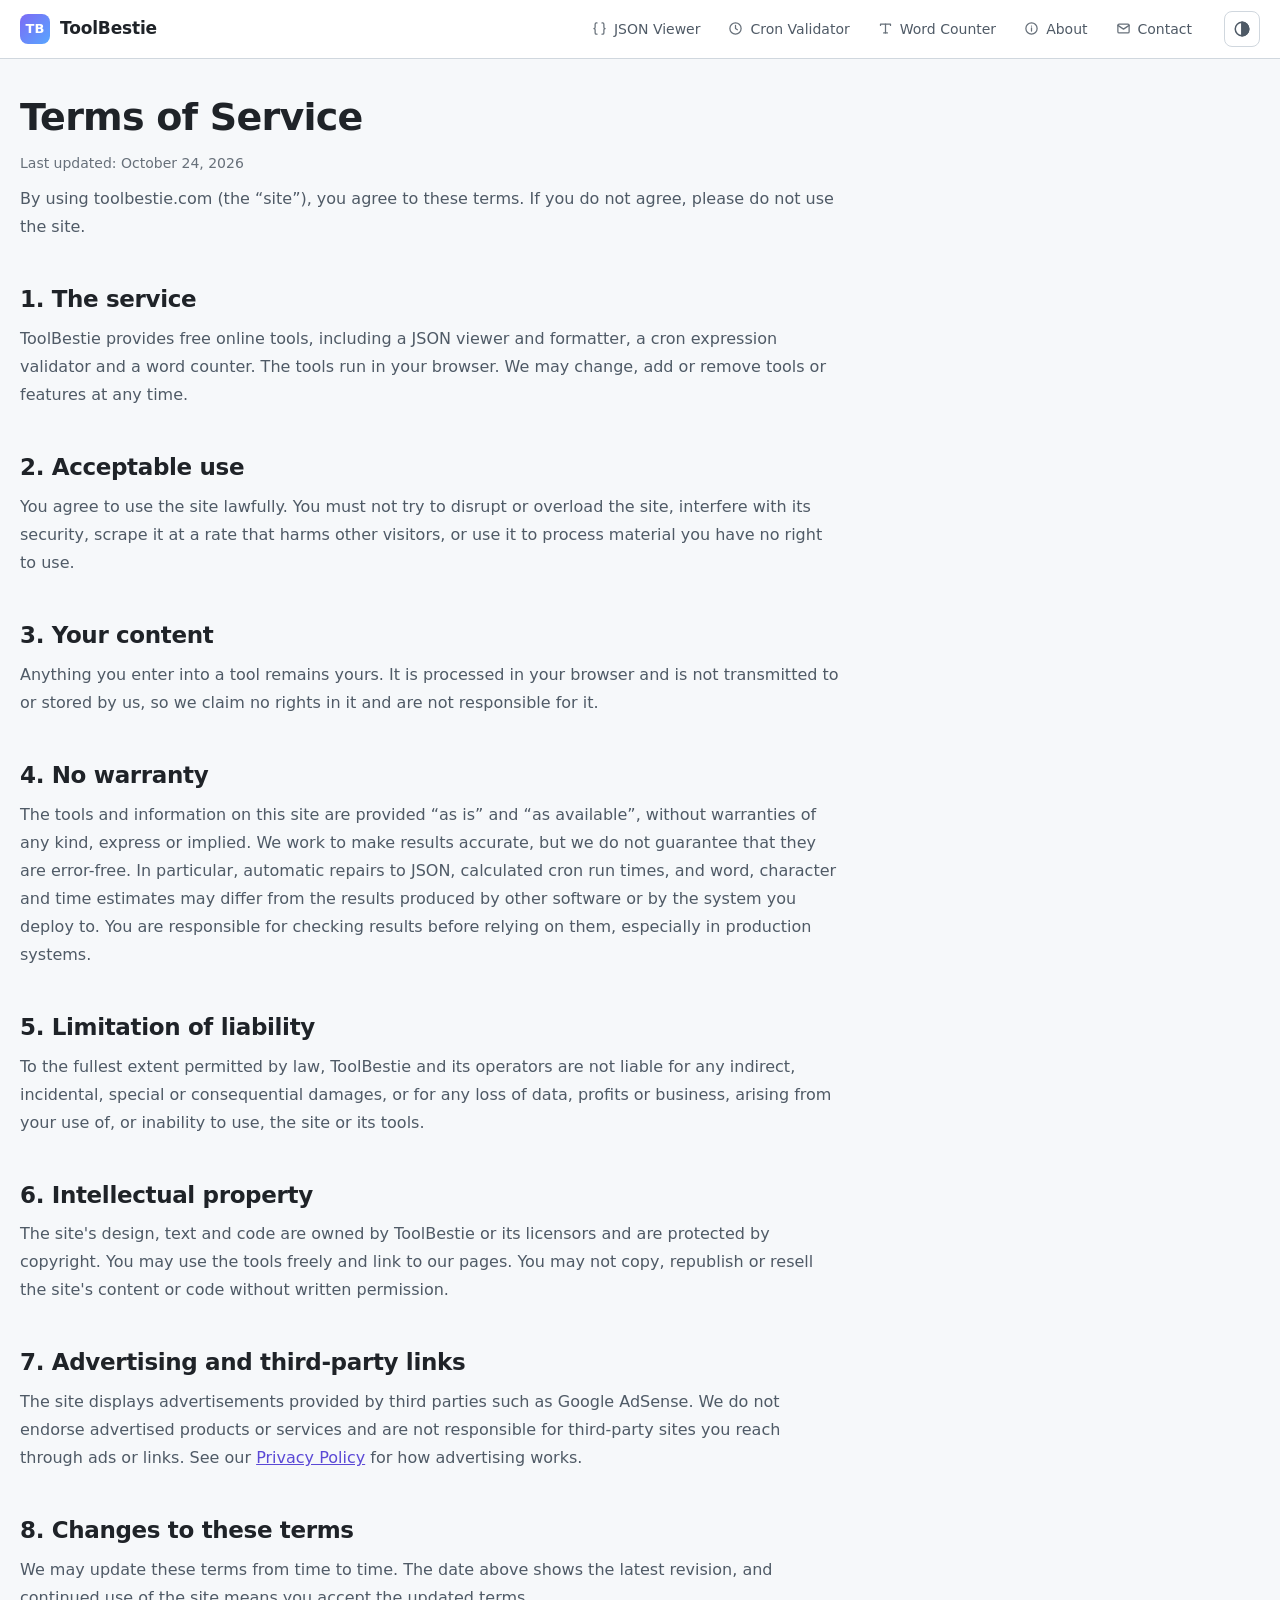
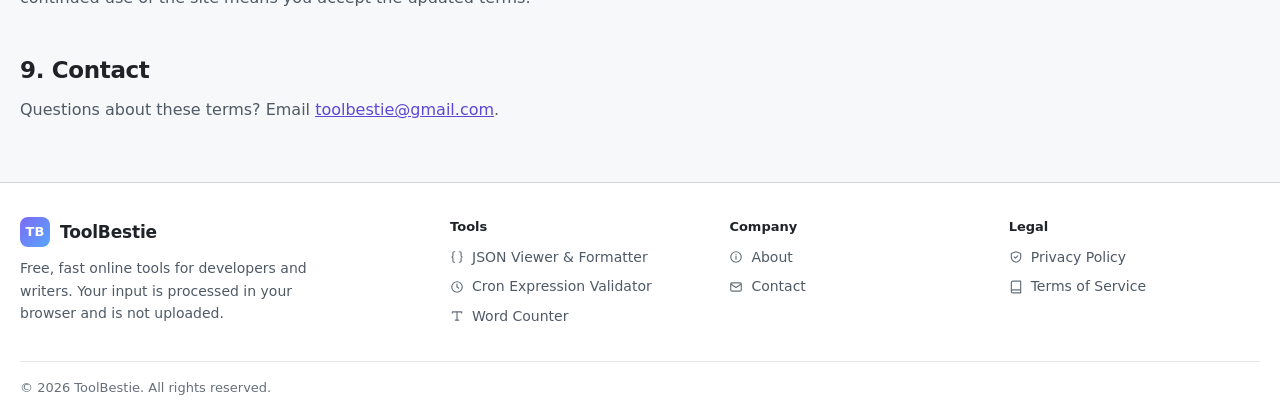
<file: terms.html>
<!DOCTYPE html>
<html lang="en">
<head>
<meta charset="UTF-8">
<meta name="viewport" content="width=device-width, initial-scale=1">
<title>Terms of Service | ToolBestie</title>
<meta name="description" content="The terms for using ToolBestie's free online tools, including acceptable use, disclaimers and limits of liability.">
<meta name="robots" content="index,follow">
<link rel="canonical" href="https://toolbestie.com/terms">
<meta name="theme-color" content="#0d1117">
<meta property="og:site_name" content="ToolBestie">
<meta property="og:type" content="website">
<meta property="og:title" content="Terms of Service | ToolBestie">
<meta property="og:description" content="The terms for using ToolBestie's free online tools, including acceptable use, disclaimers and limits of liability.">
<meta property="og:url" content="https://toolbestie.com/terms">
<meta property="og:image" content="https://toolbestie.com/og-image.png">
<meta name="twitter:card" content="summary_large_image">
<link rel="icon" href="favicon.svg" type="image/svg+xml">
<link rel="apple-touch-icon" href="apple-touch-icon.png">
<script>try{var t=localStorage.getItem('tb-theme');if(!t&&window.matchMedia&&matchMedia('(prefers-color-scheme: light)').matches)t='light';if(t)document.documentElement.dataset.theme=t}catch(e){}</script>
<link rel="stylesheet" href="css/styles.css">
<script async src="https://pagead2.googlesyndication.com/pagead/js/adsbygoogle.js?client=ca-pub-3977672777442834"
     crossorigin="anonymous"></script>
</head>
<body class="">
<a class="skip" href="#main">Skip to content</a>
<header class="site-header">
  <div class="wrap bar">
    <a class="brand" href="index" aria-label="ToolBestie home"><span class="brand-mark" aria-hidden="true">TB</span>ToolBestie</a>
    <button class="icon-btn nav-toggle" type="button" aria-expanded="false" aria-controls="site-nav" aria-label="Menu"><svg width="18" height="18" viewBox="0 0 24 24" fill="none" stroke="currentColor" stroke-width="2" stroke-linecap="round" aria-hidden="true"><path d="M4 7h16M4 12h16M4 17h16"/></svg></button>
    <nav id="site-nav" class="site-nav" aria-label="Main"><a href="jsonviewer"><svg class="ico" width="15" height="15" viewBox="0 0 24 24" fill="none" stroke="currentColor" stroke-width="2" stroke-linecap="round" stroke-linejoin="round" aria-hidden="true"><path d="M8 3H7a2 2 0 0 0-2 2v5a2 2 0 0 1-2 2 2 2 0 0 1 2 2v5a2 2 0 0 0 2 2h1"/><path d="M16 21h1a2 2 0 0 0 2-2v-5a2 2 0 0 1 2-2 2 2 0 0 1-2-2V5a2 2 0 0 0-2-2h-1"/></svg>JSON Viewer</a><a href="cronvalidator"><svg class="ico" width="15" height="15" viewBox="0 0 24 24" fill="none" stroke="currentColor" stroke-width="2" stroke-linecap="round" stroke-linejoin="round" aria-hidden="true"><circle cx="12" cy="12" r="9"/><path d="M12 7v5l3 2"/></svg>Cron Validator</a><a href="wordcounter"><svg class="ico" width="15" height="15" viewBox="0 0 24 24" fill="none" stroke="currentColor" stroke-width="2" stroke-linecap="round" stroke-linejoin="round" aria-hidden="true"><path d="M4 7V5h16v2"/><path d="M12 5v14"/><path d="M9 19h6"/></svg>Word Counter</a><a href="about"><svg class="ico" width="15" height="15" viewBox="0 0 24 24" fill="none" stroke="currentColor" stroke-width="2" stroke-linecap="round" stroke-linejoin="round" aria-hidden="true"><circle cx="12" cy="12" r="9"/><path d="M12 11v5M12 8h.01"/></svg>About</a><a href="contact"><svg class="ico" width="15" height="15" viewBox="0 0 24 24" fill="none" stroke="currentColor" stroke-width="2" stroke-linecap="round" stroke-linejoin="round" aria-hidden="true"><rect x="3" y="5" width="18" height="14" rx="2"/><path d="m3 7 9 6 9-6"/></svg>Contact</a></nav>
    <button class="icon-btn" id="themeBtn" type="button" aria-label="Switch theme"><svg width="18" height="18" viewBox="0 0 24 24" fill="none" stroke="currentColor" stroke-width="2" stroke-linecap="round" stroke-linejoin="round" aria-hidden="true"><circle cx="12" cy="12" r="9"/><path d="M12 3v18" /><path d="M12 3a9 9 0 0 1 0 18z" fill="currentColor"/></svg></button>
  </div>
</header>
<main id="main"><div class="content"><h1 style="font-size:clamp(28px,4vw,38px);letter-spacing:-.02em;line-height:1.2;margin-bottom:6px">Terms of Service</h1>

<p class="updated">Last updated: October 24, 2026</p>
<p>By using toolbestie.com (the “site”), you agree to these terms. If you do not agree, please do not use the site.</p>

<h2>1. The service</h2>
<p>ToolBestie provides free online tools, including a JSON viewer and formatter, a cron expression validator and a word counter. The tools run in your browser. We may change, add or remove tools or features at any time.</p>

<h2>2. Acceptable use</h2>
<p>You agree to use the site lawfully. You must not try to disrupt or overload the site, interfere with its security, scrape it at a rate that harms other visitors, or use it to process material you have no right to use.</p>

<h2>3. Your content</h2>
<p>Anything you enter into a tool remains yours. It is processed in your browser and is not transmitted to or stored by us, so we claim no rights in it and are not responsible for it.</p>

<h2>4. No warranty</h2>
<p>The tools and information on this site are provided “as is” and “as available”, without warranties of any kind, express or implied. We work to make results accurate, but we do not guarantee that they are error-free. In particular, automatic repairs to JSON, calculated cron run times, and word, character and time estimates may differ from the results produced by other software or by the system you deploy to. You are responsible for checking results before relying on them, especially in production systems.</p>

<h2>5. Limitation of liability</h2>
<p>To the fullest extent permitted by law, ToolBestie and its operators are not liable for any indirect, incidental, special or consequential damages, or for any loss of data, profits or business, arising from your use of, or inability to use, the site or its tools.</p>

<h2>6. Intellectual property</h2>
<p>The site's design, text and code are owned by ToolBestie or its licensors and are protected by copyright. You may use the tools freely and link to our pages. You may not copy, republish or resell the site's content or code without written permission.</p>

<h2>7. Advertising and third-party links</h2>
<p>The site displays advertisements provided by third parties such as Google AdSense. We do not endorse advertised products or services and are not responsible for third-party sites you reach through ads or links. See our <a href="privacy">Privacy Policy</a> for how advertising works.</p>

<h2>8. Changes to these terms</h2>
<p>We may update these terms from time to time. The date above shows the latest revision, and continued use of the site means you accept the updated terms.</p>

<h2>9. Contact</h2>
<p>Questions about these terms? Email <a href="mailto:toolbestie@gmail.com">toolbestie@gmail.com</a>.</p>
</div></main>
<footer class="site-footer">
  <div class="wrap">
    <div class="foot-grid">
      <div class="foot-about"><a class="brand" href="index"><span class="brand-mark" aria-hidden="true">TB</span>ToolBestie</a>
        <p style="margin-top:10px">Free, fast online tools for developers and writers. Your input is processed in your browser and is not uploaded.</p></div>
      <nav aria-label="Tools"><h2>Tools</h2><ul><li><a href="jsonviewer"><svg class="ico" width="14" height="14" viewBox="0 0 24 24" fill="none" stroke="currentColor" stroke-width="2" stroke-linecap="round" stroke-linejoin="round" aria-hidden="true"><path d="M8 3H7a2 2 0 0 0-2 2v5a2 2 0 0 1-2 2 2 2 0 0 1 2 2v5a2 2 0 0 0 2 2h1"/><path d="M16 21h1a2 2 0 0 0 2-2v-5a2 2 0 0 1 2-2 2 2 0 0 1-2-2V5a2 2 0 0 0-2-2h-1"/></svg>JSON Viewer & Formatter</a></li><li><a href="cronvalidator"><svg class="ico" width="14" height="14" viewBox="0 0 24 24" fill="none" stroke="currentColor" stroke-width="2" stroke-linecap="round" stroke-linejoin="round" aria-hidden="true"><circle cx="12" cy="12" r="9"/><path d="M12 7v5l3 2"/></svg>Cron Expression Validator</a></li><li><a href="wordcounter"><svg class="ico" width="14" height="14" viewBox="0 0 24 24" fill="none" stroke="currentColor" stroke-width="2" stroke-linecap="round" stroke-linejoin="round" aria-hidden="true"><path d="M4 7V5h16v2"/><path d="M12 5v14"/><path d="M9 19h6"/></svg>Word Counter</a></li></ul></nav>
      <nav aria-label="Company"><h2>Company</h2><ul><li><a href="about"><svg class="ico" width="14" height="14" viewBox="0 0 24 24" fill="none" stroke="currentColor" stroke-width="2" stroke-linecap="round" stroke-linejoin="round" aria-hidden="true"><circle cx="12" cy="12" r="9"/><path d="M12 11v5M12 8h.01"/></svg>About</a></li><li><a href="contact"><svg class="ico" width="14" height="14" viewBox="0 0 24 24" fill="none" stroke="currentColor" stroke-width="2" stroke-linecap="round" stroke-linejoin="round" aria-hidden="true"><rect x="3" y="5" width="18" height="14" rx="2"/><path d="m3 7 9 6 9-6"/></svg>Contact</a></li></ul></nav>
      <nav aria-label="Legal"><h2>Legal</h2><ul><li><a href="privacy"><svg class="ico" width="14" height="14" viewBox="0 0 24 24" fill="none" stroke="currentColor" stroke-width="2" stroke-linecap="round" stroke-linejoin="round" aria-hidden="true"><path d="M12 3 4 6v6c0 5 3.5 8 8 9 4.5-1 8-4 8-9V6z"/><path d="m9 12 2 2 4-4"/></svg>Privacy Policy</a></li><li><a href="terms"><svg class="ico" width="14" height="14" viewBox="0 0 24 24" fill="none" stroke="currentColor" stroke-width="2" stroke-linecap="round" stroke-linejoin="round" aria-hidden="true"><path d="M4 19.5v-15A2.5 2.5 0 0 1 6.5 2H20v20H6.5a2.5 2.5 0 0 1 0-5H20"/></svg>Terms of Service</a></li></ul></nav>
    </div>
    <div class="foot-bottom">&copy; <span data-year>2026</span> ToolBestie. All rights reserved.</div>
  </div>
</footer>
<div class="toasts" id="toasts" role="status" aria-live="polite"></div>
<script src="js/site.js" defer></script>
</body>
</html>
</file>
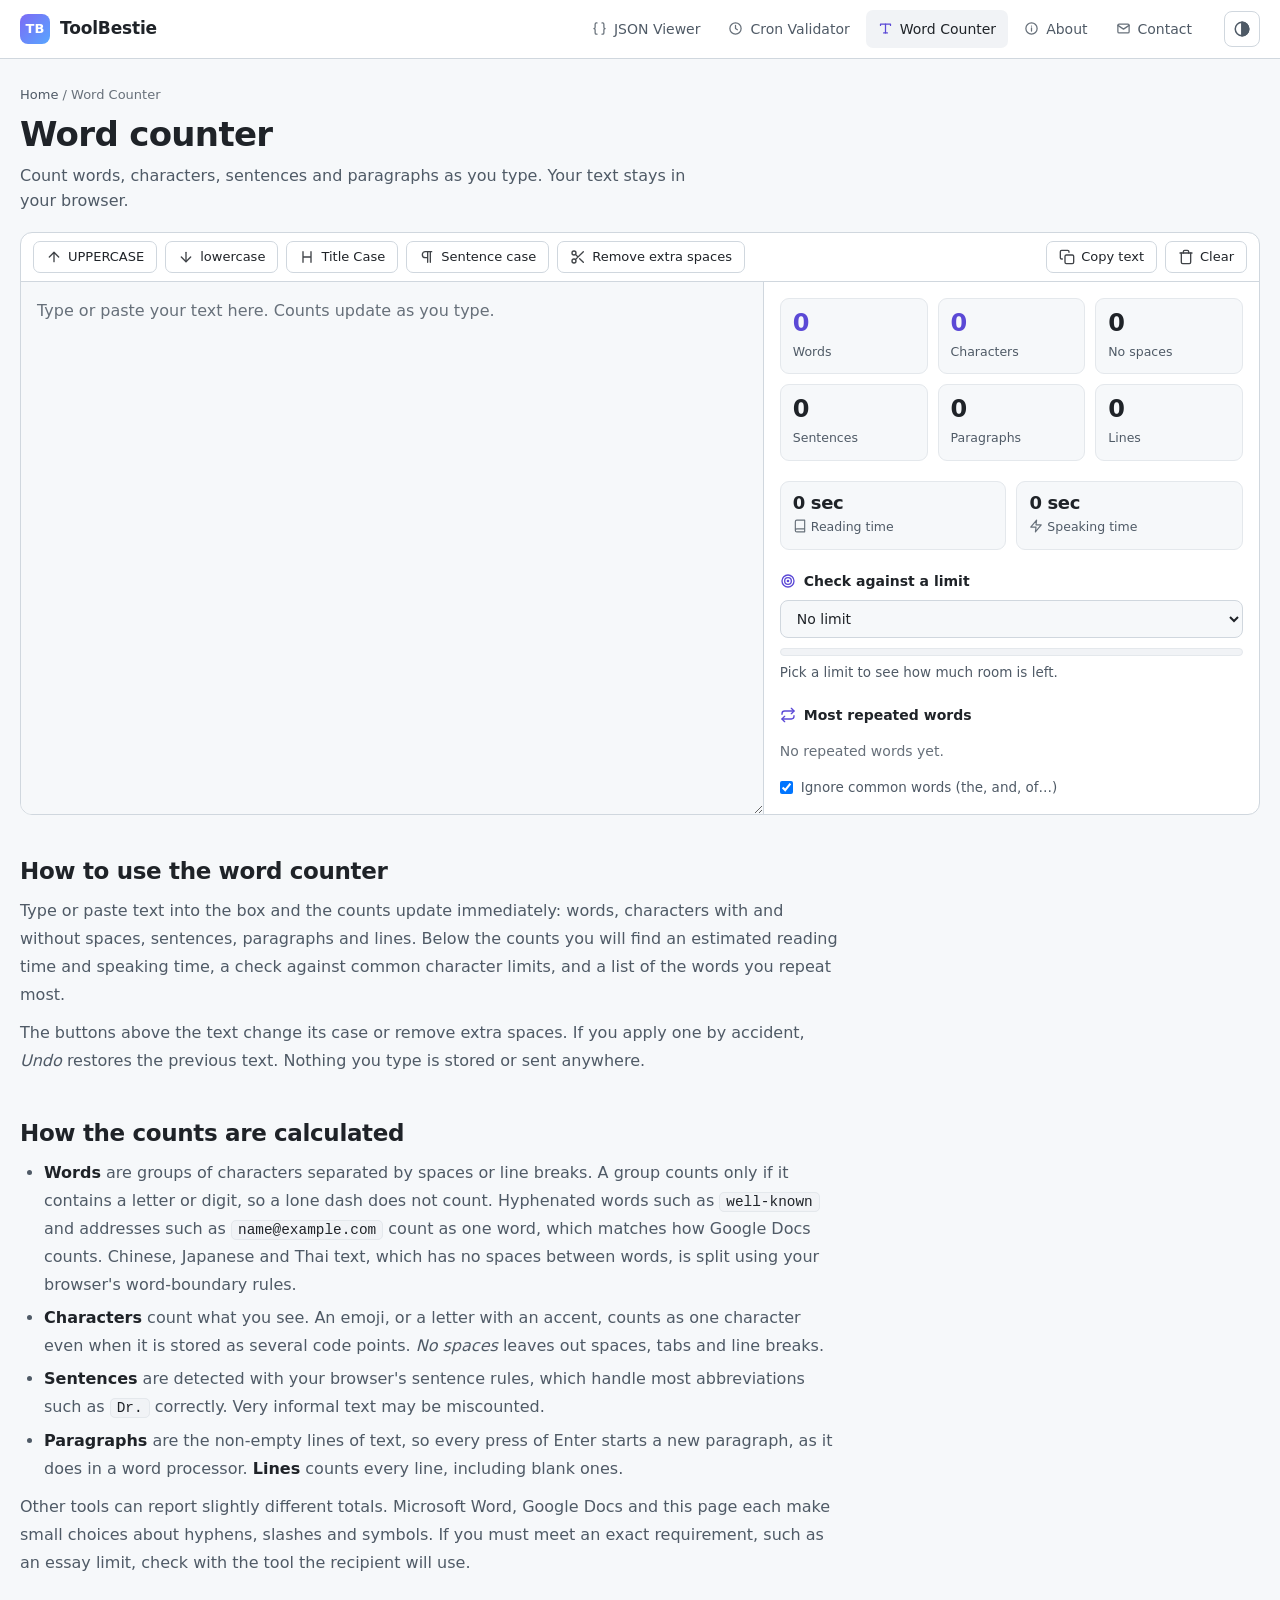
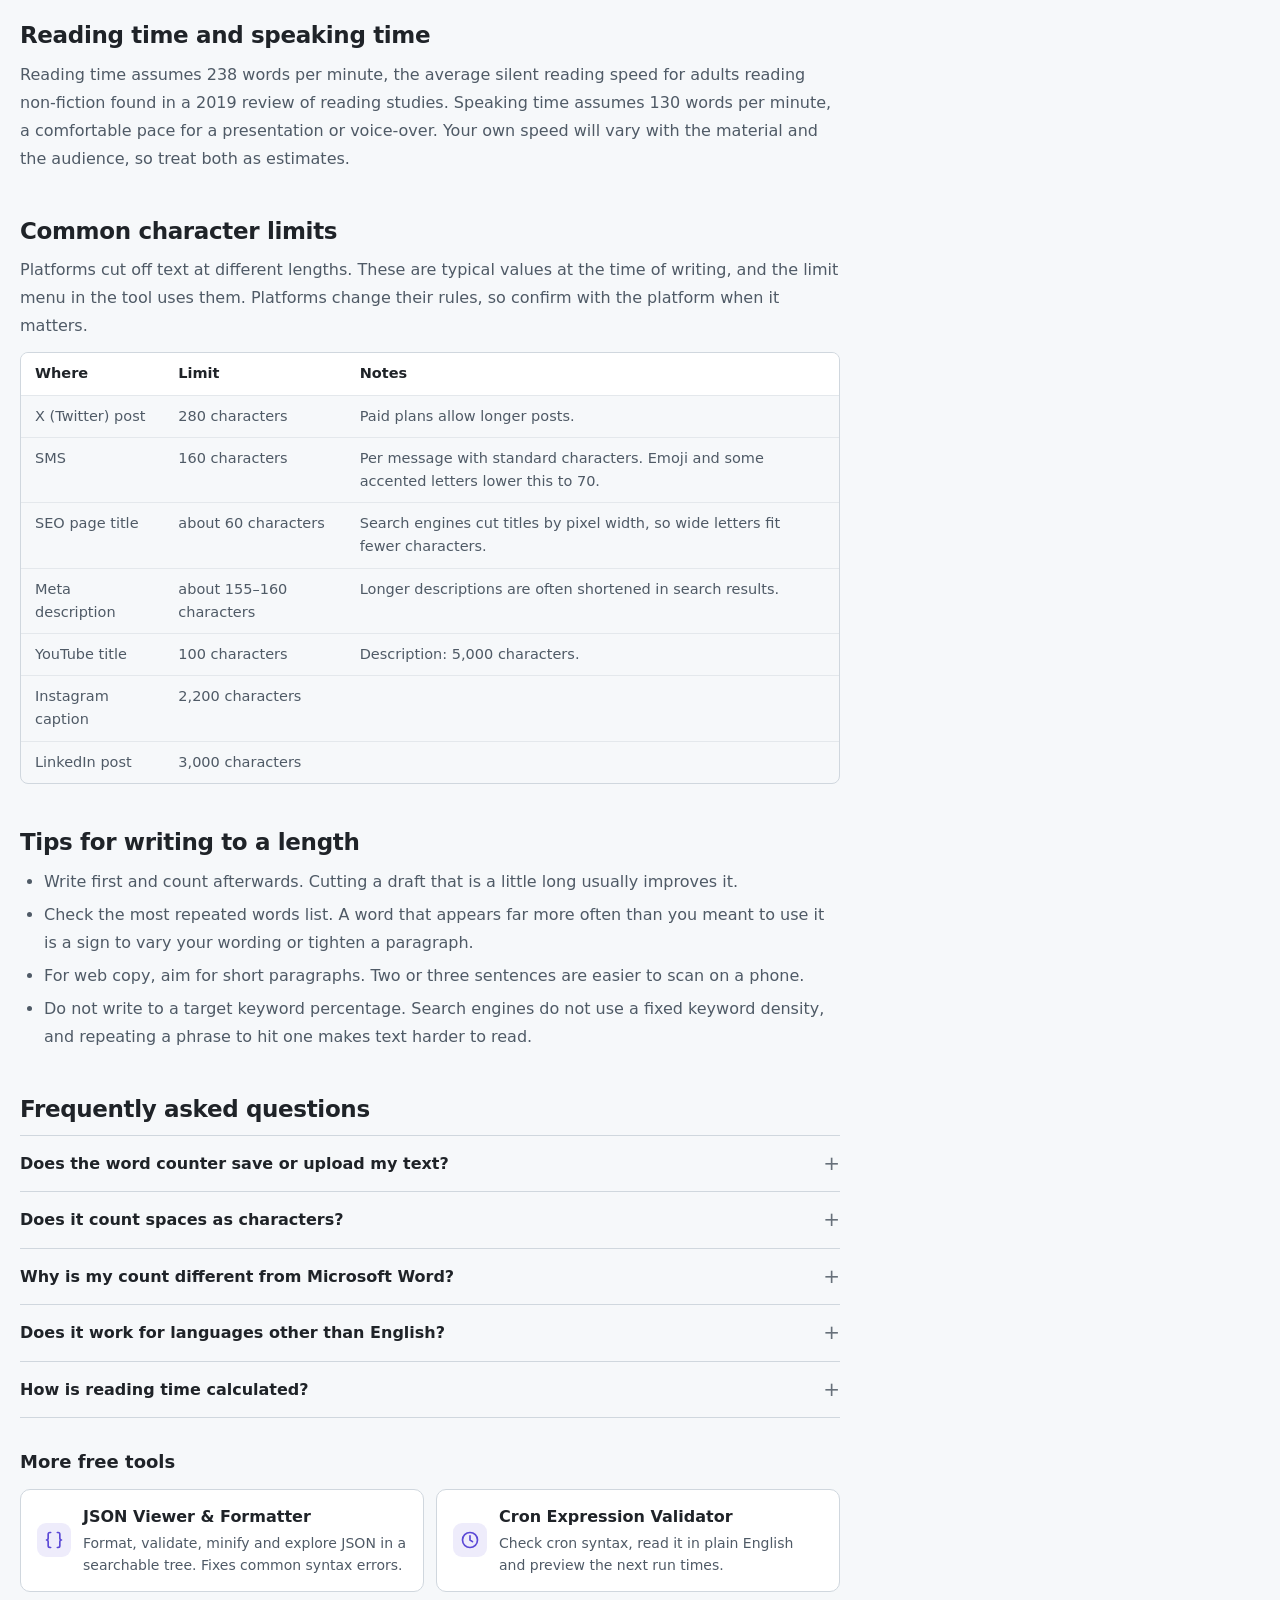
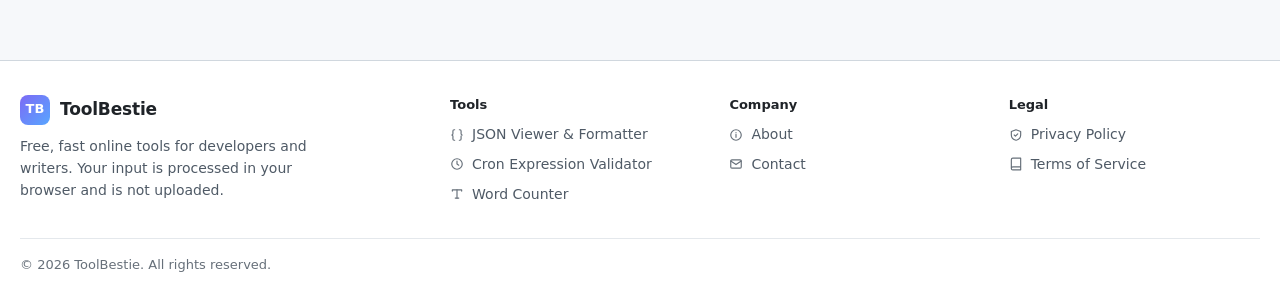
<file: wordcounter.html>
<!DOCTYPE html>
<html lang="en">
<head>
<meta charset="UTF-8">
<meta name="viewport" content="width=device-width, initial-scale=1">
<title>Word Counter: Words, Characters &amp; Reading Time | ToolBestie</title>
<meta name="description" content="Free online word counter. Count words, characters, sentences and paragraphs, estimate reading and speaking time, and check text against limits for X, SMS and SEO.">
<meta name="robots" content="index,follow">
<link rel="canonical" href="https://toolbestie.com/wordcounter">
<meta name="theme-color" content="#0d1117">
<meta property="og:site_name" content="ToolBestie">
<meta property="og:type" content="website">
<meta property="og:title" content="Word Counter: Words, Characters &amp; Reading Time | ToolBestie">
<meta property="og:description" content="Free online word counter. Count words, characters, sentences and paragraphs, estimate reading and speaking time, and check text against limits for X, SMS and SEO.">
<meta property="og:url" content="https://toolbestie.com/wordcounter">
<meta property="og:image" content="https://toolbestie.com/og-image.png">
<meta name="twitter:card" content="summary_large_image">
<link rel="icon" href="favicon.svg" type="image/svg+xml">
<link rel="apple-touch-icon" href="apple-touch-icon.png">
<script>try{var t=localStorage.getItem('tb-theme');if(!t&&window.matchMedia&&matchMedia('(prefers-color-scheme: light)').matches)t='light';if(t)document.documentElement.dataset.theme=t}catch(e){}</script>
<link rel="stylesheet" href="css/styles.css">
<link rel="stylesheet" href="css/tools.css">
<script type="application/ld+json">[{"@context": "https://schema.org", "@type": "WebApplication", "name": "Word Counter", "url": "https://toolbestie.com/wordcounter", "description": "Free online word, character and sentence counter with reading time.", "applicationCategory": "UtilitiesApplication", "operatingSystem": "Any (runs in a web browser)", "browserRequirements": "Requires JavaScript", "offers": {"@type": "Offer", "price": "0", "priceCurrency": "USD"}}, {"@context": "https://schema.org", "@type": "BreadcrumbList", "itemListElement": [{"@type": "ListItem", "position": 1, "name": "Home", "item": "https://toolbestie.com/"}, {"@type": "ListItem", "position": 2, "name": "Word Counter", "item": "https://toolbestie.com/wordcounter"}]}]</script>
<script async src="https://pagead2.googlesyndication.com/pagead/js/adsbygoogle.js?client=ca-pub-3977672777442834"
     crossorigin="anonymous"></script>
</head>
<body class="">
<a class="skip" href="#main">Skip to content</a>
<header class="site-header">
  <div class="wrap bar">
    <a class="brand" href="index" aria-label="ToolBestie home"><span class="brand-mark" aria-hidden="true">TB</span>ToolBestie</a>
    <button class="icon-btn nav-toggle" type="button" aria-expanded="false" aria-controls="site-nav" aria-label="Menu"><svg width="18" height="18" viewBox="0 0 24 24" fill="none" stroke="currentColor" stroke-width="2" stroke-linecap="round" aria-hidden="true"><path d="M4 7h16M4 12h16M4 17h16"/></svg></button>
    <nav id="site-nav" class="site-nav" aria-label="Main"><a href="jsonviewer"><svg class="ico" width="15" height="15" viewBox="0 0 24 24" fill="none" stroke="currentColor" stroke-width="2" stroke-linecap="round" stroke-linejoin="round" aria-hidden="true"><path d="M8 3H7a2 2 0 0 0-2 2v5a2 2 0 0 1-2 2 2 2 0 0 1 2 2v5a2 2 0 0 0 2 2h1"/><path d="M16 21h1a2 2 0 0 0 2-2v-5a2 2 0 0 1 2-2 2 2 0 0 1-2-2V5a2 2 0 0 0-2-2h-1"/></svg>JSON Viewer</a><a href="cronvalidator"><svg class="ico" width="15" height="15" viewBox="0 0 24 24" fill="none" stroke="currentColor" stroke-width="2" stroke-linecap="round" stroke-linejoin="round" aria-hidden="true"><circle cx="12" cy="12" r="9"/><path d="M12 7v5l3 2"/></svg>Cron Validator</a><a href="wordcounter" aria-current="page"><svg class="ico" width="15" height="15" viewBox="0 0 24 24" fill="none" stroke="currentColor" stroke-width="2" stroke-linecap="round" stroke-linejoin="round" aria-hidden="true"><path d="M4 7V5h16v2"/><path d="M12 5v14"/><path d="M9 19h6"/></svg>Word Counter</a><a href="about"><svg class="ico" width="15" height="15" viewBox="0 0 24 24" fill="none" stroke="currentColor" stroke-width="2" stroke-linecap="round" stroke-linejoin="round" aria-hidden="true"><circle cx="12" cy="12" r="9"/><path d="M12 11v5M12 8h.01"/></svg>About</a><a href="contact"><svg class="ico" width="15" height="15" viewBox="0 0 24 24" fill="none" stroke="currentColor" stroke-width="2" stroke-linecap="round" stroke-linejoin="round" aria-hidden="true"><rect x="3" y="5" width="18" height="14" rx="2"/><path d="m3 7 9 6 9-6"/></svg>Contact</a></nav>
    <button class="icon-btn" id="themeBtn" type="button" aria-label="Switch theme"><svg width="18" height="18" viewBox="0 0 24 24" fill="none" stroke="currentColor" stroke-width="2" stroke-linecap="round" stroke-linejoin="round" aria-hidden="true"><circle cx="12" cy="12" r="9"/><path d="M12 3v18" /><path d="M12 3a9 9 0 0 1 0 18z" fill="currentColor"/></svg></button>
  </div>
</header>
<main id="main">
<div class="wrap">
  <div class="page-head"><nav class="crumbs" aria-label="Breadcrumb"><a href="index">Home</a> / Word Counter</nav>
    <h1>Word counter</h1>
    <p>Count words, characters, sentences and paragraphs as you type. Your text stays in your browser.</p>
  </div>
  <section class="tool-shell" aria-label="Word counter">
  <div class="tool-bar">
    <button class="btn" id="btnUpper" type="button"><svg class="ico" width="16" height="16" viewBox="0 0 24 24" fill="none" stroke="currentColor" stroke-width="2" stroke-linecap="round" stroke-linejoin="round" aria-hidden="true"><path d="M12 19V5"/><path d="m5 12 7-7 7 7"/></svg>UPPERCASE</button>
    <button class="btn" id="btnLower" type="button"><svg class="ico" width="16" height="16" viewBox="0 0 24 24" fill="none" stroke="currentColor" stroke-width="2" stroke-linecap="round" stroke-linejoin="round" aria-hidden="true"><path d="M12 5v14"/><path d="m19 12-7 7-7-7"/></svg>lowercase</button>
    <button class="btn" id="btnTitle" type="button"><svg class="ico" width="16" height="16" viewBox="0 0 24 24" fill="none" stroke="currentColor" stroke-width="2" stroke-linecap="round" stroke-linejoin="round" aria-hidden="true"><path d="M6 4v16M18 4v16M6 12h12"/></svg>Title Case</button>
    <button class="btn" id="btnSent" type="button"><svg class="ico" width="16" height="16" viewBox="0 0 24 24" fill="none" stroke="currentColor" stroke-width="2" stroke-linecap="round" stroke-linejoin="round" aria-hidden="true"><path d="M13 4v16M17 4v16M19 4H9.5a4.5 4.5 0 0 0 0 9H13"/></svg>Sentence case</button>
    <button class="btn" id="btnSpaces" type="button"><svg class="ico" width="16" height="16" viewBox="0 0 24 24" fill="none" stroke="currentColor" stroke-width="2" stroke-linecap="round" stroke-linejoin="round" aria-hidden="true"><circle cx="6" cy="6" r="3"/><circle cx="6" cy="18" r="3"/><path d="M20 4 8.1 15.9M14.5 14.5 20 20M8.1 8.1 12 12"/></svg>Remove extra spaces</button>
    <button class="btn" id="undoBtn" type="button" style="display:none"><svg class="ico" width="16" height="16" viewBox="0 0 24 24" fill="none" stroke="currentColor" stroke-width="2" stroke-linecap="round" stroke-linejoin="round" aria-hidden="true"><path d="M9 14 4 9l5-5"/><path d="M4 9h10a6 6 0 0 1 0 12h-3"/></svg>Undo</button>
    <span class="sp"></span>
    <button class="btn" id="btnCopy" type="button"><svg class="ico" width="16" height="16" viewBox="0 0 24 24" fill="none" stroke="currentColor" stroke-width="2" stroke-linecap="round" stroke-linejoin="round" aria-hidden="true"><rect x="9" y="9" width="13" height="13" rx="2"/><path d="M5 15H4a2 2 0 0 1-2-2V4a2 2 0 0 1 2-2h9a2 2 0 0 1 2 2v1"/></svg>Copy text</button>
    <button class="btn" id="btnClear" type="button"><svg class="ico" width="16" height="16" viewBox="0 0 24 24" fill="none" stroke="currentColor" stroke-width="2" stroke-linecap="round" stroke-linejoin="round" aria-hidden="true"><path d="M3 6h18"/><path d="M19 6v14a2 2 0 0 1-2 2H7a2 2 0 0 1-2-2V6"/><path d="M8 6V4a2 2 0 0 1 2-2h4a2 2 0 0 1 2 2v2"/></svg>Clear</button>
  </div>
  <div class="wc">
    <div class="wc-text"><label class="sr" for="wcText" style="position:absolute;left:-9999px">Text to count</label>
      <textarea id="wcText" placeholder="Type or paste your text here. Counts update as you type." spellcheck="true"></textarea></div>
    <div class="wc-side">
      <div class="counters" aria-label="Counts">
        <div class="counter main"><b id="sWords">0</b><span>Words</span></div>
        <div class="counter main"><b id="sChars">0</b><span>Characters</span></div>
        <div class="counter"><b id="sCharsNS">0</b><span>No spaces</span></div>
        <div class="counter"><b id="sSent">0</b><span>Sentences</span></div>
        <div class="counter"><b id="sPara">0</b><span>Paragraphs</span></div>
        <div class="counter"><b id="sLines">0</b><span>Lines</span></div>
      </div>
      <div class="times">
        <div class="counter"><b id="sRead" style="font-size:18px">0 sec</b><span><svg class="ico" width="14" height="14" viewBox="0 0 24 24" fill="none" stroke="currentColor" stroke-width="2" stroke-linecap="round" stroke-linejoin="round" aria-hidden="true"><path d="M4 19.5v-15A2.5 2.5 0 0 1 6.5 2H20v20H6.5a2.5 2.5 0 0 1 0-5H20"/></svg> Reading time</span></div>
        <div class="counter"><b id="sSpeak" style="font-size:18px">0 sec</b><span><svg class="ico" width="14" height="14" viewBox="0 0 24 24" fill="none" stroke="currentColor" stroke-width="2" stroke-linecap="round" stroke-linejoin="round" aria-hidden="true"><path d="M13 2 3 14h9l-1 8 10-12h-9z"/></svg> Speaking time</span></div>
      </div>
      <div>
        <h2 class="side-h"><svg class="ico" width="16" height="16" viewBox="0 0 24 24" fill="none" stroke="currentColor" stroke-width="2" stroke-linecap="round" stroke-linejoin="round" aria-hidden="true"><circle cx="12" cy="12" r="9"/><circle cx="12" cy="12" r="5"/><circle cx="12" cy="12" r="1"/></svg>Check against a limit</h2>
        <label class="lbl" for="limitSel" style="position:absolute;left:-9999px">Limit</label>
        <select id="limitSel" class="field"></select>
        <div class="row" id="customRow"><input id="customLimit" class="field" type="number" min="1" placeholder="Limit" aria-label="Custom limit"><select id="customUnit" class="field" aria-label="Unit"><option value="characters">characters</option><option value="words">words</option></select></div>
        <div class="meter" aria-hidden="true"><div id="meterBar"></div></div>
        <div id="meterMsg">Pick a limit to see how much room is left.</div>
      </div>
      <div>
        <h2 class="side-h"><svg class="ico" width="16" height="16" viewBox="0 0 24 24" fill="none" stroke="currentColor" stroke-width="2" stroke-linecap="round" stroke-linejoin="round" aria-hidden="true"><path d="m17 2 4 4-4 4"/><path d="M3 11v-1a4 4 0 0 1 4-4h14"/><path d="m7 22-4-4 4-4"/><path d="M21 13v1a4 4 0 0 1-4 4H3"/></svg>Most repeated words</h2>
        <ul class="kw" id="kw"><li class="muted">No repeated words yet.</li></ul>
        <label class="check"><input type="checkbox" id="ignoreCommon" checked> Ignore common words (the, and, of…)</label>
      </div>
    </div>
  </div>
</section>
</div>
<div class="content">
<h2>How to use the word counter</h2>
<p>Type or paste text into the box and the counts update immediately: words, characters with and without spaces, sentences, paragraphs and lines. Below the counts you will find an estimated reading time and speaking time, a check against common character limits, and a list of the words you repeat most.</p>
<p>The buttons above the text change its case or remove extra spaces. If you apply one by accident, <em>Undo</em> restores the previous text. Nothing you type is stored or sent anywhere.</p>

<h2>How the counts are calculated</h2>
<ul>
  <li><strong>Words</strong> are groups of characters separated by spaces or line breaks. A group counts only if it contains a letter or digit, so a lone dash does not count. Hyphenated words such as <code>well-known</code> and addresses such as <code>name@example.com</code> count as one word, which matches how Google Docs counts. Chinese, Japanese and Thai text, which has no spaces between words, is split using your browser's word-boundary rules.</li>
  <li><strong>Characters</strong> count what you see. An emoji, or a letter with an accent, counts as one character even when it is stored as several code points. <em>No spaces</em> leaves out spaces, tabs and line breaks.</li>
  <li><strong>Sentences</strong> are detected with your browser's sentence rules, which handle most abbreviations such as <code>Dr.</code> correctly. Very informal text may be miscounted.</li>
  <li><strong>Paragraphs</strong> are the non-empty lines of text, so every press of Enter starts a new paragraph, as it does in a word processor. <strong>Lines</strong> counts every line, including blank ones.</li>
</ul>
<p>Other tools can report slightly different totals. Microsoft Word, Google Docs and this page each make small choices about hyphens, slashes and symbols. If you must meet an exact requirement, such as an essay limit, check with the tool the recipient will use.</p>

<h2>Reading time and speaking time</h2>
<p>Reading time assumes 238 words per minute, the average silent reading speed for adults reading non-fiction found in a 2019 review of reading studies. Speaking time assumes 130 words per minute, a comfortable pace for a presentation or voice-over. Your own speed will vary with the material and the audience, so treat both as estimates.</p>

<h2>Common character limits</h2>
<p>Platforms cut off text at different lengths. These are typical values at the time of writing, and the limit menu in the tool uses them. Platforms change their rules, so confirm with the platform when it matters.</p>
<div class="table-wrap"><table>
<tr><th>Where</th><th>Limit</th><th>Notes</th></tr>
<tr><td>X (Twitter) post</td><td>280 characters</td><td>Paid plans allow longer posts.</td></tr>
<tr><td>SMS</td><td>160 characters</td><td>Per message with standard characters. Emoji and some accented letters lower this to 70.</td></tr>
<tr><td>SEO page title</td><td>about 60 characters</td><td>Search engines cut titles by pixel width, so wide letters fit fewer characters.</td></tr>
<tr><td>Meta description</td><td>about 155–160 characters</td><td>Longer descriptions are often shortened in search results.</td></tr>
<tr><td>YouTube title</td><td>100 characters</td><td>Description: 5,000 characters.</td></tr>
<tr><td>Instagram caption</td><td>2,200 characters</td><td></td></tr>
<tr><td>LinkedIn post</td><td>3,000 characters</td><td></td></tr>
</table></div>

<h2>Tips for writing to a length</h2>
<ul>
  <li>Write first and count afterwards. Cutting a draft that is a little long usually improves it.</li>
  <li>Check the most repeated words list. A word that appears far more often than you meant to use it is a sign to vary your wording or tighten a paragraph.</li>
  <li>For web copy, aim for short paragraphs. Two or three sentences are easier to scan on a phone.</li>
  <li>Do not write to a target keyword percentage. Search engines do not use a fixed keyword density, and repeating a phrase to hit one makes text harder to read.</li>
</ul>

<h2>Frequently asked questions</h2>
<div class="faq">
<details><summary>Does the word counter save or upload my text?</summary><p>No. Counting happens in your browser and the text is not stored or transmitted. Closing or reloading the page clears it.</p></details>
<details><summary>Does it count spaces as characters?</summary><p>The Characters figure includes spaces and line breaks. The No spaces figure leaves them out, so you can use whichever your requirement specifies.</p></details>
<details><summary>Why is my count different from Microsoft Word?</summary><p>Each program decides slightly differently how to treat hyphens, slashes, numbers and standalone symbols. A difference of a few words in a long document is normal.</p></details>
<details><summary>Does it work for languages other than English?</summary><p>Yes. Languages that use spaces between words, including Spanish, French, German, Hindi and Korean, are counted by spaces. For Chinese, Japanese and Thai your browser's word segmentation is used. The list of common words to ignore is English only.</p></details>
<details><summary>How is reading time calculated?</summary><p>It divides the word count by 238 words per minute. Dense technical writing takes longer to read, and light fiction may be quicker.</p></details>
</div>
</div>
<aside class="related" aria-label="Related tools"><h2>More free tools</h2><ul><li><a href="jsonviewer"><b class="rel-ico"><svg class="ico" width="20" height="20" viewBox="0 0 24 24" fill="none" stroke="currentColor" stroke-width="2" stroke-linecap="round" stroke-linejoin="round" aria-hidden="true"><path d="M8 3H7a2 2 0 0 0-2 2v5a2 2 0 0 1-2 2 2 2 0 0 1 2 2v5a2 2 0 0 0 2 2h1"/><path d="M16 21h1a2 2 0 0 0 2-2v-5a2 2 0 0 1 2-2 2 2 0 0 1-2-2V5a2 2 0 0 0-2-2h-1"/></svg></b>JSON Viewer & Formatter<span>Format, validate, minify and explore JSON in a searchable tree. Fixes common syntax errors.</span></a></li><li><a href="cronvalidator"><b class="rel-ico"><svg class="ico" width="20" height="20" viewBox="0 0 24 24" fill="none" stroke="currentColor" stroke-width="2" stroke-linecap="round" stroke-linejoin="round" aria-hidden="true"><circle cx="12" cy="12" r="9"/><path d="M12 7v5l3 2"/></svg></b>Cron Expression Validator<span>Check cron syntax, read it in plain English and preview the next run times.</span></a></li></ul></aside>
</main>
<footer class="site-footer">
  <div class="wrap">
    <div class="foot-grid">
      <div class="foot-about"><a class="brand" href="index"><span class="brand-mark" aria-hidden="true">TB</span>ToolBestie</a>
        <p style="margin-top:10px">Free, fast online tools for developers and writers. Your input is processed in your browser and is not uploaded.</p></div>
      <nav aria-label="Tools"><h2>Tools</h2><ul><li><a href="jsonviewer"><svg class="ico" width="14" height="14" viewBox="0 0 24 24" fill="none" stroke="currentColor" stroke-width="2" stroke-linecap="round" stroke-linejoin="round" aria-hidden="true"><path d="M8 3H7a2 2 0 0 0-2 2v5a2 2 0 0 1-2 2 2 2 0 0 1 2 2v5a2 2 0 0 0 2 2h1"/><path d="M16 21h1a2 2 0 0 0 2-2v-5a2 2 0 0 1 2-2 2 2 0 0 1-2-2V5a2 2 0 0 0-2-2h-1"/></svg>JSON Viewer & Formatter</a></li><li><a href="cronvalidator"><svg class="ico" width="14" height="14" viewBox="0 0 24 24" fill="none" stroke="currentColor" stroke-width="2" stroke-linecap="round" stroke-linejoin="round" aria-hidden="true"><circle cx="12" cy="12" r="9"/><path d="M12 7v5l3 2"/></svg>Cron Expression Validator</a></li><li><a href="wordcounter"><svg class="ico" width="14" height="14" viewBox="0 0 24 24" fill="none" stroke="currentColor" stroke-width="2" stroke-linecap="round" stroke-linejoin="round" aria-hidden="true"><path d="M4 7V5h16v2"/><path d="M12 5v14"/><path d="M9 19h6"/></svg>Word Counter</a></li></ul></nav>
      <nav aria-label="Company"><h2>Company</h2><ul><li><a href="about"><svg class="ico" width="14" height="14" viewBox="0 0 24 24" fill="none" stroke="currentColor" stroke-width="2" stroke-linecap="round" stroke-linejoin="round" aria-hidden="true"><circle cx="12" cy="12" r="9"/><path d="M12 11v5M12 8h.01"/></svg>About</a></li><li><a href="contact"><svg class="ico" width="14" height="14" viewBox="0 0 24 24" fill="none" stroke="currentColor" stroke-width="2" stroke-linecap="round" stroke-linejoin="round" aria-hidden="true"><rect x="3" y="5" width="18" height="14" rx="2"/><path d="m3 7 9 6 9-6"/></svg>Contact</a></li></ul></nav>
      <nav aria-label="Legal"><h2>Legal</h2><ul><li><a href="privacy"><svg class="ico" width="14" height="14" viewBox="0 0 24 24" fill="none" stroke="currentColor" stroke-width="2" stroke-linecap="round" stroke-linejoin="round" aria-hidden="true"><path d="M12 3 4 6v6c0 5 3.5 8 8 9 4.5-1 8-4 8-9V6z"/><path d="m9 12 2 2 4-4"/></svg>Privacy Policy</a></li><li><a href="terms"><svg class="ico" width="14" height="14" viewBox="0 0 24 24" fill="none" stroke="currentColor" stroke-width="2" stroke-linecap="round" stroke-linejoin="round" aria-hidden="true"><path d="M4 19.5v-15A2.5 2.5 0 0 1 6.5 2H20v20H6.5a2.5 2.5 0 0 1 0-5H20"/></svg>Terms of Service</a></li></ul></nav>
    </div>
    <div class="foot-bottom">&copy; <span data-year>2026</span> ToolBestie. All rights reserved.</div>
  </div>
</footer>
<div class="toasts" id="toasts" role="status" aria-live="polite"></div>
<script src="js/site.js" defer></script>
<script src="js/wordcounter.js" defer></script>
</body>
</html>
</file>
<file: css/styles.css>
/* ToolBestie — shared styles (tokens, layout, header/footer, hub, prose) */
:root{
  color-scheme:dark;
  --bg:#0d1117; --surface:#161b22; --surface2:#1c2128; --border:#30363d; --border-soft:#232a33;
  --text:#e6edf3; --text2:#9da7b3; --text3:#7d8590;
  --accent:#7c6af5; --accent-ink:#fff; --link:#a99bff; --accent-soft:rgba(111,93,240,.16);
  --green:#3fb950; --red:#f85149; --yellow:#d29922; --blue:#58a6ff;
  --jkey:#c792ea; --jstr:#79c0ff; --jnum:#ffa657; --jbool:#ffcb6b; --jnull:#ff7b72; --jbrk:#89ddff;
  --font:system-ui,-apple-system,"Segoe UI",Roboto,"Helvetica Neue",Arial,sans-serif;
  --mono:ui-monospace,"Cascadia Code","SF Mono","Fira Code",Consolas,"Liberation Mono",monospace;
  /* aliases used by tool stylesheets */
  --bg2:var(--surface); --bg3:var(--bg); --accent2:var(--link);
}
:root[data-theme="light"]{
  color-scheme:light;
  --bg:#f6f8fa; --surface:#ffffff; --surface2:#f1f3f6; --border:#d0d7de; --border-soft:#e4e8ec;
  --text:#1f2328; --text2:#4f5a66; --text3:#67707a;
  --accent:#5b49d6; --link:#5b49d6; --accent-soft:rgba(91,73,214,.1);
  --green:#1a7f37; --red:#cf222e; --yellow:#9a6700; --blue:#0969da;
  --jkey:#8250df; --jstr:#0550ae; --jnum:#b35900; --jbool:#b35900; --jnull:#cf222e; --jbrk:#0550ae;
}
*,*::before,*::after{box-sizing:border-box}
*{margin:0}
html{scroll-behavior:smooth;-webkit-text-size-adjust:100%}
body{min-height:100vh;display:flex;flex-direction:column;font-family:var(--font);font-size:16px;line-height:1.6;background:var(--bg);color:var(--text);transition:background .2s,color .2s}
img,svg{max-width:100%}
a{color:var(--link)}
button,input,select,textarea{font:inherit;color:inherit}
:focus-visible{outline:2px solid var(--link);outline-offset:2px;border-radius:4px}
.skip{position:absolute;left:-9999px;top:8px;background:var(--accent);color:#fff;padding:8px 14px;border-radius:6px;z-index:2000}
.skip:focus{left:8px}
.wrap{width:100%;max-width:1400px;margin:0 auto;padding:0 20px}
main{flex:1}

/* ── Header ── */
.site-header{background:var(--surface);border-bottom:1px solid var(--border)}
.site-header .bar{display:flex;align-items:center;gap:20px;min-height:58px}
.brand{display:flex;align-items:center;gap:10px;text-decoration:none;color:var(--text);font-weight:700;font-size:17px;letter-spacing:-.01em}
.brand-mark{width:30px;height:30px;border-radius:8px;background:linear-gradient(135deg,#7c6af5,#58a6ff);color:#fff;display:grid;place-items:center;font-size:13px;font-weight:800;letter-spacing:0}
.site-nav{display:flex;align-items:center;gap:4px;margin-left:auto}
.site-nav a{color:var(--text2);text-decoration:none;font-size:14px;font-weight:500;padding:8px 12px;border-radius:7px}
.site-nav a:hover{color:var(--text);background:var(--surface2)}
.site-nav a[aria-current="page"]{color:var(--text);background:var(--surface2)}
.icon-btn{display:inline-grid;place-items:center;width:36px;height:36px;border:1px solid var(--border);border-radius:8px;background:transparent;cursor:pointer;color:var(--text2)}
.icon-btn:hover{color:var(--text);border-color:var(--text3)}
.nav-toggle{display:none;margin-left:auto}

/* ── Buttons & fields ── */
.btn{display:inline-flex;align-items:center;justify-content:center;gap:6px;padding:6px 12px;border:1px solid var(--border);border-radius:7px;background:var(--surface);color:var(--text);font-size:13px;line-height:1.4;cursor:pointer;white-space:nowrap;text-decoration:none;transition:border-color .15s,background .15s}
.btn:hover{border-color:var(--accent);background:var(--accent-soft)}
.btn.primary{background:var(--accent);border-color:var(--accent);color:var(--accent-ink)}
.btn.primary:hover{filter:brightness(1.1)}
.btn.danger{background:rgba(248,81,73,.12);border-color:rgba(248,81,73,.45);color:var(--red)}
.btn.danger:hover{background:rgba(248,81,73,.2)}
.btn.icon{padding:6px 9px}
.btn[disabled]{opacity:.5;cursor:not-allowed}
.field{width:100%;padding:9px 12px;border:1px solid var(--border);border-radius:8px;background:var(--bg);color:var(--text);font-size:14px}
.field:focus{outline:2px solid var(--link);outline-offset:0;border-color:transparent}
select.field{padding-right:28px}
label.lbl{display:block;font-size:13px;font-weight:600;color:var(--text2);margin-bottom:6px}

/* ── Page head on tool pages ── */
.page-head{padding:26px 0 18px}
.crumbs{font-size:13px;color:var(--text3);margin-bottom:8px}
.crumbs a{color:var(--text2);text-decoration:none}
.crumbs a:hover{color:var(--text);text-decoration:underline}
.page-head h1{font-size:clamp(26px,3.4vw,34px);line-height:1.2;letter-spacing:-.02em;font-weight:700}
.page-head p{margin-top:8px;max-width:68ch;color:var(--text2);font-size:16px}

/* ── Hub ── */
.hero{padding:56px 0 28px}
.hero h1{font-size:clamp(32px,5vw,50px);line-height:1.1;letter-spacing:-.03em;font-weight:750;max-width:18ch}
.hero p{margin-top:14px;max-width:56ch;font-size:18px;color:var(--text2)}
.tool-search{position:relative;margin-top:26px;max-width:460px}
.tool-search input{padding-left:40px;height:46px;font-size:15px}
.tool-search svg{position:absolute;left:13px;top:50%;transform:translateY(-50%);color:var(--text3);pointer-events:none}
.group{padding:22px 0 6px}
.group h2{font-size:18px;font-weight:650;letter-spacing:-.01em}
.group > p{color:var(--text2);font-size:14px;margin-top:2px}
.tool-grid{display:grid;grid-template-columns:repeat(3,minmax(0,1fr));gap:16px;margin-top:14px}
.tool-card{display:flex;flex-direction:column;gap:14px;padding:16px;background:var(--surface);border:1px solid var(--border);border-radius:12px;text-decoration:none;color:var(--text);transition:border-color .15s}
.tool-card:hover,.tool-card:focus-visible{border-color:var(--accent)}
.preview{font-family:var(--mono);font-size:12.5px;line-height:1.6;background:var(--bg);border:1px solid var(--border-soft);border-radius:8px;padding:12px 14px;height:108px;color:var(--text2);white-space:pre;overflow:hidden}
.preview .big{display:block;font-size:22px;font-weight:700;color:var(--text);letter-spacing:-.02em;font-family:var(--font)}
.tool-card h3{font-size:17px;font-weight:650;letter-spacing:-.01em}
.tool-card p{font-size:14px;color:var(--text2);margin-top:3px}
.tool-card .go{margin-top:auto;font-size:13px;font-weight:600;color:var(--link)}
.empty-note{display:none;margin-top:18px;color:var(--text2)}
.facts{display:grid;grid-template-columns:repeat(3,minmax(0,1fr));gap:32px;margin:44px 0 12px;padding-top:28px;border-top:1px solid var(--border)}
.facts h2{font-size:16px;font-weight:650;margin-bottom:6px}
.facts p{font-size:14.5px;color:var(--text2)}

/* ── Prose (content under tools, text pages) ── */
.content{max-width:1400px;margin:0 auto;padding:36px 20px 24px}
.content > *{max-width:820px}
.content h2{font-size:23px;line-height:1.3;letter-spacing:-.015em;margin:38px 0 10px;padding-top:6px}
.content h2:first-child{margin-top:0}
.content h3{font-size:17px;margin:22px 0 6px}
.content p,.content li{color:var(--text2);font-size:16px;line-height:1.75}
.content p{margin:10px 0}
.content ul,.content ol{padding-left:24px;margin:10px 0}
.content li{margin:5px 0}
.content strong{color:var(--text)}
.content code{font-family:var(--mono);font-size:.9em;background:var(--surface2);border:1px solid var(--border-soft);padding:1px 6px;border-radius:5px;color:var(--text)}
.content pre{font-family:var(--mono);font-size:13.5px;line-height:1.6;background:var(--surface);border:1px solid var(--border);border-radius:8px;padding:12px 14px;overflow-x:auto;margin:10px 0}
.content pre code{background:none;border:0;padding:0}
.content .table-wrap{overflow-x:auto;margin:12px 0;border:1px solid var(--border);border-radius:8px}
.content table{width:100%;border-collapse:collapse;font-size:14.5px}
.content th,.content td{text-align:left;padding:9px 14px;border-bottom:1px solid var(--border-soft);vertical-align:top;color:var(--text2)}
.content th{background:var(--surface);color:var(--text);font-weight:600;white-space:nowrap}
.content tr:last-child td{border-bottom:0}
.content td code{white-space:nowrap}
.content .updated{font-size:14px;color:var(--text3)}
.faq details{border-top:1px solid var(--border);padding:2px 0}
.faq details:last-child{border-bottom:1px solid var(--border)}
.faq summary{cursor:pointer;padding:13px 0;font-weight:600;color:var(--text);font-size:16px;list-style:none;display:flex;justify-content:space-between;gap:16px}
.faq summary::-webkit-details-marker{display:none}
.faq summary::after{content:"+";color:var(--text3);font-weight:400;font-size:20px;line-height:1.2}
.faq details[open] summary::after{content:"\2212"}
.faq details p{margin:0 0 14px}
.related{max-width:1400px;margin:0 auto;padding:6px 20px 44px}
.related ul{max-width:820px}
.related h2{font-size:18px;margin-bottom:12px}
.related ul{list-style:none;padding:0;display:grid;grid-template-columns:repeat(2,minmax(0,1fr));gap:12px}
.related a{display:block;padding:14px 16px;border:1px solid var(--border);border-radius:10px;background:var(--surface);text-decoration:none;color:var(--text);font-weight:600}
.related a:hover{border-color:var(--accent)}
.related a span{display:block;font-weight:400;font-size:14px;color:var(--text2);margin-top:2px}
.nf{padding:80px 0;text-align:left}
.nf h1{font-size:44px;letter-spacing:-.03em}
.nf p{color:var(--text2);margin:10px 0 18px;max-width:50ch}

/* ── Footer ── */
.site-footer{border-top:1px solid var(--border);background:var(--surface);margin-top:24px;padding:34px 0 22px;font-size:14px;color:var(--text2)}
.foot-grid{display:grid;grid-template-columns:1.6fr 1fr 1fr 1fr;gap:28px}
.foot-grid h2{font-size:13px;font-weight:650;color:var(--text);margin-bottom:8px}
.foot-grid ul{list-style:none;padding:0}
.foot-grid li{margin:5px 0}
.foot-grid a{color:var(--text2);text-decoration:none}
.foot-grid a:hover{color:var(--text);text-decoration:underline}
.foot-about{max-width:34ch}
.foot-grid .foot-about a.brand{color:var(--text)}
.foot-grid .foot-about a.brand:hover{text-decoration:none}
.foot-bottom{margin-top:26px;padding-top:16px;border-top:1px solid var(--border-soft);font-size:13px;color:var(--text3)}

/* ── Toasts ── */
.toasts{position:fixed;bottom:18px;right:18px;display:flex;flex-direction:column;gap:8px;z-index:1000;max-width:min(380px,calc(100vw - 36px))}
.toast{padding:10px 14px;background:var(--surface);border:1px solid var(--border);border-left:3px solid var(--text3);border-radius:8px;font-size:13px;color:var(--text);box-shadow:0 6px 18px rgba(0,0,0,.3);animation:tin .18s ease}
.toast.ok{border-left-color:var(--green)}
.toast.err{border-left-color:var(--red)}
.toast.warn{border-left-color:var(--yellow)}
@keyframes tin{from{transform:translateX(14px);opacity:0}to{transform:none;opacity:1}}
::-webkit-scrollbar{width:8px;height:8px}
::-webkit-scrollbar-track{background:transparent}
::-webkit-scrollbar-thumb{background:var(--border);border-radius:4px}
::-webkit-scrollbar-thumb:hover{background:var(--text3)}

/* ── Responsive ── */
@media(max-width:900px){
  .tool-grid{grid-template-columns:repeat(2,minmax(0,1fr))}
  .foot-grid{grid-template-columns:1fr 1fr}
  .facts{grid-template-columns:1fr;gap:20px}
}
@media(max-width:720px){
  .nav-toggle{display:inline-grid}
  .site-header .bar{flex-wrap:wrap;gap:0 12px;padding-top:10px;padding-bottom:10px}
  .site-nav{display:none;order:5;flex-basis:100%;flex-direction:column;align-items:stretch;margin:8px 0 0;padding-top:8px;border-top:1px solid var(--border-soft)}
  .site-nav.open{display:flex}
  .site-nav a{padding:11px 10px}
  .tool-grid,.related ul{grid-template-columns:1fr}
  .hero{padding-top:36px}
  .hero p{font-size:17px}
  .foot-grid{grid-template-columns:1fr}
  .content{padding-top:26px}
}
@media(prefers-reduced-motion:reduce){*{transition:none!important;animation:none!important;scroll-behavior:auto!important}}

.content .lead{font-size:18px;color:var(--text);max-width:820px}
/* Full-bleed app pages (JSON viewer) */
.app .site-header .wrap{max-width:none;padding:0 16px}
.tool-h1{font-size:16px;font-weight:650;letter-spacing:-.01em;margin-right:8px;white-space:nowrap}
.app-tool{border:0;border-radius:0;border-bottom:1px solid var(--border)}
.app-tool .tool-bar{padding:8px 16px}
.app .layout{height:max(480px,calc(100vh - 110px));height:max(480px,calc(100dvh - 110px))}
@media(max-width:760px){.tool-h1{flex-basis:100%;margin:0}.app .layout{height:auto}}

/* ── Icons ── */
.ico{flex-shrink:0}
.btn .ico{opacity:.85}
.btn.primary .ico,.btn.danger .ico{opacity:1}
.site-nav a{display:inline-flex;align-items:center;gap:7px}
.site-nav a .ico{color:var(--text3)}
.site-nav a:hover .ico,.site-nav a[aria-current="page"] .ico{color:var(--link)}
.foot-grid li a{display:inline-flex;align-items:center;gap:8px}
.foot-grid li a .ico{color:var(--text3)}
.tool-card h3{display:flex;align-items:center;gap:10px}
.card-ico,.rel-ico{display:inline-grid;place-items:center;width:34px;height:34px;border-radius:9px;background:var(--accent-soft);color:var(--link);flex-shrink:0}
.tool-card .go{display:inline-flex;align-items:center;gap:6px}
.tool-card:hover .go .ico{transform:translateX(3px)}
.go .ico{transition:transform .15s}
.facts h2{display:flex;align-items:center;gap:10px}
.facts h2 .ico{color:var(--link);width:20px;height:20px}
.group h2{display:flex;align-items:center;gap:8px}
.group h2 .ico{color:var(--link)}
.related a{display:grid;grid-template-columns:34px 1fr;column-gap:12px;align-items:center}
.related a span{grid-column:2}
.related .rel-ico{grid-row:span 2}
.h1-ico{display:inline-grid;place-items:center;width:28px;height:28px;border-radius:8px;background:var(--accent-soft);color:var(--link);margin-right:9px;vertical-align:-7px}
.tool-h1{display:inline-flex;align-items:center}
.h1-ico{vertical-align:baseline}
.tool-search .ico{position:absolute;left:13px;top:50%;transform:translateY(-50%);color:var(--text3);pointer-events:none}
.content ul.feat{list-style:none;padding-left:0}
.content ul.feat li{display:flex;gap:12px;align-items:flex-start;margin:10px 0}
.content ul.feat li > span{flex:1;min-width:0}
.content ul.feat li .ico{margin-top:4px;padding:5px;box-sizing:content-box;width:18px;height:18px;border-radius:8px;background:var(--accent-soft);color:var(--link);margin-top:1px;flex-shrink:0}
.side-h{display:flex;align-items:center;gap:8px}
.side-h .ico{color:var(--link)}
.counter span .ico{vertical-align:-2px;color:var(--text3)}
#nextWrap h2{display:flex;align-items:center;gap:8px}
#nextWrap h2 .ico{color:var(--link)}
</file>
<file: css/tools.css>
/* Word Counter + Cron Validator styles */
.muted{color:var(--text3)}
.tool-shell{border:1px solid var(--border);border-radius:12px;background:var(--surface);overflow:hidden}
.tool-shell .tool-bar{display:flex;align-items:center;gap:8px;padding:8px 12px;border-bottom:1px solid var(--border);flex-wrap:wrap}
.tool-shell .tool-bar .sp{margin-left:auto}

/* Word counter */
.wc{display:grid;grid-template-columns:minmax(0,1.5fr) minmax(280px,1fr)}
.wc-text{border-right:1px solid var(--border);display:flex;flex-direction:column;min-width:0}
.wc-text textarea{flex:1;min-height:420px;width:100%;resize:vertical;border:0;outline:0;padding:16px;background:var(--bg);color:var(--text);font-size:16px;line-height:1.65;font-family:var(--font)}
.wc-text textarea::placeholder{color:var(--text3)}
.wc-side{padding:16px;display:flex;flex-direction:column;gap:20px;min-width:0}
.counters{display:grid;grid-template-columns:repeat(3,minmax(0,1fr));gap:10px}
.counter{background:var(--bg);border:1px solid var(--border-soft);border-radius:9px;padding:10px 12px}
.counter b{display:block;font-size:24px;line-height:1.2;letter-spacing:-.02em;font-variant-numeric:tabular-nums}
.counter span{font-size:12.5px;color:var(--text2)}
.counter.main b{color:var(--link)}
.times{display:grid;grid-template-columns:1fr 1fr;gap:10px}
.side-h{font-size:14px;font-weight:650;margin-bottom:8px}
.meter{height:8px;border-radius:99px;background:var(--surface2);border:1px solid var(--border-soft);overflow:hidden;margin:10px 0 6px}
.meter div{height:100%;width:0;background:var(--green);transition:width .15s}
.meter div.near{background:var(--yellow)}
.meter div.over{background:var(--red)}
#meterMsg{font-size:13.5px;color:var(--text2)}
.row{display:flex;gap:8px;align-items:center}
#customRow{display:none;margin-top:8px}
.kw{list-style:none;padding:0;font-size:14px}
.kw li{display:flex;justify-content:space-between;gap:10px;padding:6px 0;border-bottom:1px solid var(--border-soft)}
.kw li:last-child{border:0}
.check{display:flex;gap:8px;align-items:center;font-size:13.5px;color:var(--text2);margin-top:8px}

/* Cron */
.cron{padding:18px;display:flex;flex-direction:column;gap:18px}
.cron-in{display:grid;grid-template-columns:minmax(0,1fr) 230px 230px;gap:12px;align-items:end}
#cronInput{font-family:var(--mono);font-size:22px;padding:12px 14px;letter-spacing:.02em}
#cronInput[aria-invalid="true"]{border-color:var(--red)}
.presets{display:flex;flex-wrap:wrap;gap:8px}
.cstatus{display:inline-block;font-size:13px;font-weight:600;padding:3px 10px;border-radius:99px;background:var(--surface2);color:var(--text2)}
.cstatus.good{background:rgba(63,185,80,.15);color:var(--green)}
.cstatus.bad{background:rgba(248,81,73,.15);color:var(--red)}
#result{font-size:clamp(20px,2.6vw,26px);line-height:1.35;font-weight:650;letter-spacing:-.015em;margin-top:10px}
#result .muted{font-size:14px;font-weight:400}
#result code{font-family:var(--mono);font-size:13px}
.errs{list-style:none;padding:0;font-size:15px;font-weight:500;color:var(--red)}
.errs li{margin:4px 0}
.fields{display:grid;grid-template-columns:repeat(auto-fit,minmax(130px,1fr));gap:10px}
.fbox{background:var(--bg);border:1px solid var(--border-soft);border-radius:9px;padding:10px 12px;min-width:0}
.fbox.bad{border-color:var(--red)}
.fbox .fl{font-size:12.5px;color:var(--text2)}
.fbox code{display:block;font-family:var(--mono);font-size:20px;font-weight:600;margin:2px 0;overflow-wrap:anywhere}
.fbox .fm{font-size:13px;color:var(--text2)}
.fbox.bad .fm{color:var(--red)}
#nextWrap h2{font-size:16px;margin-bottom:6px}
.runs{list-style:none;padding:0;font-size:14.5px}
.runs li{display:flex;justify-content:space-between;gap:12px;padding:7px 0;border-bottom:1px solid var(--border-soft);flex-wrap:wrap}
.runs li:last-child{border:0}
.runs .never{color:var(--red)}
.warn{font-size:14px;color:var(--yellow);margin-top:10px;padding:8px 12px;border:1px solid var(--border);border-left:3px solid var(--yellow);border-radius:6px;background:var(--bg)}
@media(max-width:860px){
  .wc{grid-template-columns:1fr}
  .wc-text{border-right:0;border-bottom:1px solid var(--border)}
  .wc-text textarea{min-height:300px}
  .cron-in{grid-template-columns:1fr}
}
@media(max-width:480px){.counters{grid-template-columns:repeat(2,minmax(0,1fr))}#cronInput{font-size:18px}}
</file>
<file: css/jsonviewer.css>
/* JSON Viewer tool styles (uses tokens from styles.css) */
/* layout base handled above */
.pane{display:flex;flex-direction:column;overflow:hidden;}
.pane-left{width:42%;min-width:240px;border-right:1px solid var(--border);}
.pane-right{flex:1;}
.resizer{width:4px;background:var(--border);cursor:col-resize;flex-shrink:0;transition:background .15s;}
.resizer:hover,.resizer.drag{background:var(--accent);}

.pane-hdr{padding:8px 12px;background:var(--bg2);border-bottom:1px solid var(--border);display:flex;align-items:center;gap:6px;flex-shrink:0;}
.pane-title{font-size:11px;font-weight:600;text-transform:uppercase;letter-spacing:.7px;color:var(--text2);}
.pane-acts{display:flex;gap:4px;margin-left:auto;}

.input-wrap{flex:1;position:relative;}
textarea{display:block;width:100%;height:100%;white-space:pre;overflow:auto;background:var(--bg3);color:var(--text);border:none;outline:none;padding:14px 14px 14px 42px;font-family:var(--mono);font-size:13px;line-height:1.65;resize:none;tab-size:2;}
textarea::placeholder{color:var(--text3);}
.drop-overlay{position:absolute;inset:0;background:rgba(124,106,245,.12);border:2px dashed var(--accent);display:none;align-items:center;justify-content:center;font-size:15px;color:var(--accent);font-weight:600;pointer-events:none;}
.drop-overlay.on{display:flex;}

/* Line numbers overlay */
.line-nums{background:var(--bg3);position:absolute;top:0;left:0;bottom:0;width:36px;padding:14px 6px 14px 0;white-space:pre;font-family:var(--mono);font-size:13px;line-height:1.65;color:var(--text3);text-align:right;pointer-events:none;overflow:hidden;user-select:none;border-right:1px solid var(--border);}

/* Error line gutter highlight */
.err-gutter{position:absolute;left:0;right:0;background:rgba(248,81,73,.07);border-left:2px solid var(--red);pointer-events:none;display:none;}

.sbar{padding:5px 12px;background:var(--bg2);border-top:1px solid var(--border);display:flex;gap:10px;font-size:11px;color:var(--text2);flex-shrink:0;align-items:center;}
.sdot{width:7px;height:7px;border-radius:50%;background:var(--text3);flex-shrink:0;}
.sdot.ok{background:var(--green);}
.sdot.err{background:var(--red);}
.sbar-msg{color:var(--text2);}
.sbar-msg.ok{color:var(--green);}
.sbar-msg.err{color:var(--red);}
.sbar-loc{color:var(--red);cursor:pointer;text-decoration:underline dotted;margin-left:2px;}
.sbar-loc:hover{text-decoration:underline;}

.toolbar{padding:7px 12px;background:var(--bg2);border-bottom:1px solid var(--border);display:flex;align-items:center;gap:7px;flex-shrink:0;flex-wrap:wrap;}
.tabs{display:flex;background:var(--bg);border-radius:7px;padding:3px;gap:2px;}
.tab{padding:4px 10px;border-radius:5px;font-size:12px;cursor:pointer;color:var(--text2);border:none;background:transparent;font-family:inherit;transition:all .15s;}
.tab.on{background:var(--accent);color:#fff;}
.search{display:flex;align-items:center;gap:5px;background:var(--bg);border:1px solid var(--border);border-radius:7px;padding:4px 9px;flex:1;min-width:120px;max-width:240px;}
.search input{border:none;background:transparent;color:var(--text);font-size:12px;outline:none;width:100%;font-family:inherit;}
.search input::placeholder{color:var(--text3);}
.search-ico{color:var(--text3);font-size:12px;}
.stats{display:flex;gap:10px;font-size:11px;color:var(--text2);}
.stats span{color:var(--accent2);font-weight:600;}

.output{flex:1;overflow:auto;padding:14px;background:var(--bg3);}
.path-bar{padding:5px 12px;background:var(--bg2);border-top:1px solid var(--border);font-size:11px;color:var(--text2);font-family:monospace;flex-shrink:0;min-height:26px;display:flex;align-items:center;gap:6px;}
.path-bar .pval{color:var(--accent2);cursor:pointer;}
.path-bar .pval:hover{text-decoration:underline;}

/* ── Empty ── */
.empty{display:flex;flex-direction:column;align-items:center;justify-content:center;height:100%;gap:10px;color:var(--text3);text-align:center;}
.empty-ico{font-size:40px;opacity:.4;}
.empty-txt{font-size:14px;}
.empty-sub{font-size:12px;opacity:.6;}

/* ── Rich Error Card ── */
.ecard{border-radius:10px;border:1px solid rgba(248,81,73,.35);overflow:hidden;background:var(--bg2);}
.ecard-hdr{display:flex;align-items:flex-start;gap:10px;padding:14px 16px;border-bottom:1px solid var(--border);}
.ecard-icon{width:32px;height:32px;border-radius:8px;background:rgba(248,81,73,.15);display:flex;align-items:center;justify-content:center;font-size:15px;color:var(--red);flex-shrink:0;}
.ecard-info{flex:1;}
.ecard-title{font-size:14px;font-weight:700;color:var(--red);}
.ecard-loc{font-size:11px;color:var(--text2);margin-top:3px;font-family:monospace;}
.ecard-msg{padding:10px 16px;font-family:monospace;font-size:12px;color:var(--text2);border-bottom:1px solid var(--border);word-break:break-all;background:rgba(248,81,73,.04);}
.ectx{padding:12px 16px;}
.ectx-lbl{font-size:11px;color:var(--text3);text-transform:uppercase;letter-spacing:.6px;margin-bottom:8px;font-weight:600;}
.ectx-box{background:var(--bg3);border:1px solid var(--border);border-radius:8px;overflow:auto;font-family:var(--mono);font-size:12px;}
.ecl{display:flex;align-items:stretch;}
.ecl.active{background:rgba(248,81,73,.1);}
.ecl-num{min-width:38px;padding:2px 8px;color:var(--text3);text-align:right;border-right:1px solid var(--border);flex-shrink:0;user-select:none;font-size:11px;display:flex;align-items:center;justify-content:flex-end;}
.ecl.active .ecl-num{color:var(--red);font-weight:700;}
.ecl-bar{width:16px;flex-shrink:0;display:flex;align-items:center;justify-content:center;font-size:9px;color:transparent;}
.ecl.active .ecl-bar{color:var(--red);}
.ecl-code{padding:2px 8px;white-space:pre;color:var(--text);flex:1;}
.ecl.active .ecl-code{color:var(--text);}
.ecptr{display:flex;}
.ecptr-pad{min-width:38px;border-right:1px solid var(--border);flex-shrink:0;}
.ecptr-bar{width:16px;flex-shrink:0;}
.ecptr-arrow{padding:0 8px 4px;color:var(--red);font-family:monospace;font-size:12px;white-space:pre;}
.ecard-foot{padding:10px 16px;display:flex;align-items:center;gap:10px;flex-wrap:wrap;border-top:1px solid var(--border);}
.ecard-hint{font-size:11px;color:var(--text3);}

/* ── Validate View ── */
.vcard{display:flex;flex-direction:column;gap:14px;}
.vstatus{display:flex;align-items:center;gap:12px;padding:14px 16px;border-radius:10px;border:1px solid;}
.vstatus.ok{background:rgba(63,185,80,.08);border-color:rgba(63,185,80,.4);}
.vstatus.err{background:rgba(248,81,73,.08);border-color:rgba(248,81,73,.4);}
.vstatus-ico{font-size:28px;flex-shrink:0;}
.vstatus-title{font-size:15px;font-weight:700;}
.vstatus.ok .vstatus-title{color:var(--green);}
.vstatus.err .vstatus-title{color:var(--red);}
.vstatus-sub{font-size:12px;color:var(--text2);margin-top:3px;}
.vsec-title{font-size:11px;font-weight:600;text-transform:uppercase;letter-spacing:.7px;color:var(--text3);}
.vchecks{display:flex;flex-direction:column;gap:5px;}
.vcheck{display:flex;align-items:center;gap:9px;font-size:12px;padding:7px 12px;border-radius:7px;border:1px solid;}
.vcheck.pass{background:rgba(63,185,80,.05);border-color:rgba(63,185,80,.2);}
.vcheck.fail{background:rgba(248,81,73,.05);border-color:rgba(248,81,73,.2);}
.vcheck.warn{background:rgba(210,153,34,.05);border-color:rgba(210,153,34,.2);}
.vcheck.info{background:var(--bg2);border-color:var(--border);}
.vchk-ico{font-size:14px;flex-shrink:0;}
.vchk-lbl{color:var(--text);flex:1;}
.vchk-detail{font-size:11px;color:var(--text3);font-family:monospace;}
.vinfo-grid{display:grid;grid-template-columns:repeat(2,1fr);gap:8px;}
.vinfo-item{background:var(--bg2);border:1px solid var(--border);border-radius:8px;padding:10px 14px;}
.vinfo-lbl{font-size:11px;color:var(--text3);}
.vinfo-val{font-size:20px;font-weight:700;color:var(--accent2);margin-top:4px;}

/* ── Tree ── */
.tree{font-family:var(--mono);font-size:13px;line-height:1.7;}
.tnode{position:relative;}
.trow{display:flex;align-items:baseline;gap:3px;padding:1px 3px;border-radius:4px;cursor:pointer;transition:background .1s;}
.trow:hover{background:rgba(124,106,245,.09);}
.trow.sel{background:rgba(124,106,245,.18);}
.trow.dim{opacity:.22;}
.toggle{width:14px;flex-shrink:0;cursor:pointer;color:var(--text3);user-select:none;font-size:9px;display:flex;align-items:center;justify-content:center;margin-top:1px;}
.toggle:hover{color:var(--accent);}
.jkey{color:var(--jkey);}
.jstr{color:var(--jstr);}
.jnum{color:var(--jnum);}
.jbool{color:var(--jbool);}
.jnull{color:var(--jnull);}
.jbrk{color:var(--jbrk);}
.jcolon{color:var(--text3);margin:0 2px;}
.jsummary{color:var(--text3);font-size:11px;font-style:italic;}
.children{margin-left:16px;border-left:1px solid var(--border);padding-left:8px;}
.children.hide{display:none;}
.cpbtn{display:none;margin-left:auto;flex-shrink:0;font-size:10px;padding:1px 6px;border-radius:4px;background:var(--accent);color:#fff;border:none;cursor:pointer;font-family:inherit;}
.trow:hover .cpbtn{display:inline-flex;}
.hl{background:rgba(255,203,107,.25);border-radius:2px;}

/* ── Raw ── */
.raw{font-family:var(--mono);font-size:13px;line-height:1.7;white-space:pre;}
.raw.wrap{white-space:pre-wrap;word-break:break-all;}

/* ── Context Menu ── */
.ctx{position:fixed;background:var(--bg2);border:1px solid var(--border);border-radius:9px;padding:4px;z-index:999;min-width:165px;box-shadow:0 8px 28px rgba(0,0,0,.4);display:none;}
.ctx.on{display:block;}
.ctx-item{padding:6px 12px;font-size:12px;color:var(--text);cursor:pointer;border-radius:6px;display:flex;align-items:center;gap:7px;font-family:inherit;}
.ctx-item:hover{background:var(--bg);color:var(--accent);}
.ctx-sep{height:1px;background:var(--border);margin:3px 0;}

/* ── Modal ── */
.modal-bg{position:fixed;inset:0;background:rgba(0,0,0,.6);z-index:950;display:none;align-items:center;justify-content:center;}
.modal-bg.on{display:flex;}
.modal{background:var(--bg2);border:1px solid var(--border);border-radius:12px;padding:22px;width:400px;max-height:80vh;overflow-y:auto;}
.modal h3{font-size:15px;font-weight:700;margin-bottom:14px;}
.sc-list{display:flex;flex-direction:column;gap:9px;}
.sc-row{display:flex;align-items:center;justify-content:space-between;font-size:12px;}
.sc-desc{color:var(--text2);}
.sc-keys{display:flex;gap:3px;}
kbd{padding:2px 7px;background:var(--bg);border:1px solid var(--border);border-radius:4px;font-size:11px;font-family:monospace;color:var(--text);}


/* ── Tool shell ── */
.tool{border:1px solid var(--border);border-radius:12px;overflow:hidden;background:var(--surface)}
.tool-bar{display:flex;align-items:center;gap:8px;padding:8px 12px;border-bottom:1px solid var(--border);flex-wrap:wrap}
.tool-bar .sp{margin-left:auto}
.layout{display:flex;height:clamp(520px,74vh,820px);min-height:0}
.pane-right{min-width:0}
.input-wrap{overflow:hidden}
.err-gutter{z-index:1}
.big-note{display:flex;flex-direction:column;align-items:flex-start;gap:10px;padding:18px;border:1px solid var(--border);border-radius:10px;background:var(--surface)}
.big-note p{color:var(--text2);font-size:14px}
.sc-keys{display:flex;gap:3px}
.modal{width:min(420px,calc(100vw - 32px))}
@media(hover:none){.cpbtn{display:inline-flex}}
@media(max-width:760px){
  .layout{flex-direction:column;height:auto}
  .pane-left{width:100%!important;min-width:0;border-right:0;border-bottom:1px solid var(--border);height:340px}
  .pane-right{height:460px}
  .resizer{display:none}
  .stats{display:none!important}
  .search{max-width:none;flex-basis:100%;order:2}
  .tabs{max-width:100%;overflow-x:auto}
  .tab{white-space:nowrap}
}

/* icons inside the tool */
.tab{display:inline-flex;align-items:center;gap:6px}
.ctx-item{display:flex;align-items:center;gap:9px}
.ctx-item .ico{color:var(--text3)}
.search-ico{display:inline-grid;place-items:center}
.btn .ico{margin-right:0}
.big-note .btn{margin-right:6px}

/* ── Full screen mode ──
   .is-fs makes the tool fill the browser window; the site header is hidden. z-order: tool 900 < dialog 950 < context menu 999 < toasts 1000. */
.fs-enter,.fs-exit{display:inline-flex;align-items:center;gap:6px}
.fs-exit{display:none}
.is-fs .fs-enter{display:none}
.is-fs .fs-exit{display:inline-flex}
html.fs-open{overflow:hidden}
.app-tool.is-fs{position:fixed;inset:0;z-index:900;display:flex;flex-direction:column;border:0;border-radius:0;background:var(--surface)}
.app-tool.is-fs .tool-bar{flex-shrink:0}
.app-tool.is-fs .layout{flex:1;height:auto;min-height:0}
.app-tool.is-fs #fsBtn{border-color:var(--accent);background:var(--accent-soft)}
@media(max-width:760px){
  .app-tool.is-fs .layout{flex-direction:column}
  .app-tool.is-fs .pane-left{flex:0 0 38%;height:auto;min-height:0}
  .app-tool.is-fs .pane-right{flex:1;height:auto;min-height:0}
}
html.fs-open .site-header{display:none}

/* ── Layout switch: split / output only / input only ── */
.seg{padding:2px}
.seg .tab{padding:3px 11px}
.layout.lay-out .pane-left,.layout.lay-out .resizer,.layout.lay-in .pane-right,.layout.lay-in .resizer{display:none}
.layout.lay-in .pane-left{width:100%!important;flex:1;border-right:0}
.layout.lay-out .pane-right{flex:1}
@media(max-width:760px){
  .app-tool.is-fs .layout.lay-in .pane-left,.app-tool.is-fs .layout.lay-out .pane-right{flex:1}
  .layout.lay-in .pane-left{height:70vh}
}

/* ── Tree controls ── */
select.lvl{padding:5px 8px;border:1px solid var(--border);border-radius:7px;background:var(--surface);color:var(--text);font-size:13px;cursor:pointer}
select.lvl:hover{border-color:var(--accent)}
.btn.icon[aria-label$="text"]{font-weight:700}
.tree,.raw{font-size:var(--vfs,13px)}
.path-bar .stats{flex-shrink:0;white-space:nowrap}
@media(max-width:760px){.path-bar .stats{display:none!important}}

/* ── Icon-only buttons on desktop (labels stay on phones) ── */
.btn.ib{position:relative}
@media(min-width:761px){
  .toolbar .lbl{position:absolute;width:1px;height:1px;margin:-1px;overflow:hidden;clip:rect(0 0 0 0);white-space:nowrap}
  .toolbar .btn.ib{padding:7px 9px}
}
.pane-right:not([data-view="tree"]) .tree-only{display:none}
.pane-right:not([data-view="tree"]):not([data-view="raw"]) .search{display:none}
.pane-right:not([data-view="raw"]) .raw-only{display:none}

/* ── Raw tab: editable, coloured editor ── */
.output.is-raw{padding:0;overflow:hidden;display:flex;flex-direction:column}
.rawed{flex:1;min-height:0;display:flex;flex-direction:column;font-family:var(--mono);font-size:var(--vfs,13px);line-height:1.65}
.rawed-err{flex-shrink:0;display:flex;align-items:center;gap:10px;padding:7px 12px;background:rgba(248,81,73,.08);border-bottom:1px solid rgba(248,81,73,.35);font:12px/1.4 var(--font)}
.rawed-err-t{color:var(--red);font-weight:700;white-space:nowrap}
.rawed-err-m{flex:1;min-width:0;color:var(--text2);overflow:hidden;text-overflow:ellipsis;white-space:nowrap}
.rawed-err .btn{padding:3px 9px;font-size:12px;flex-shrink:0}
.rawed-body{flex:1;min-height:0;position:relative;display:flex;background:var(--bg3);overflow:hidden}
.rawed-bar{position:absolute;left:0;right:0;top:0;display:none;background:rgba(248,81,73,.1);border-left:2px solid var(--red);pointer-events:none;z-index:0}
.rawed-gut{position:relative;z-index:1;flex:0 0 calc(var(--gd,2)*1ch + 22px);overflow:hidden;border-right:1px solid var(--border);color:var(--text3);text-align:right;user-select:none}
.rawed-gutin{padding:12px 8px 12px 0;white-space:pre;will-change:transform}
.rawed-stack{position:relative;z-index:1;flex:1;min-width:0}
.rawed-hl,.rawed-ta{position:absolute;top:0;left:0;margin:0;border:0;padding:12px 16px 12px 12px;font:inherit;line-height:inherit;white-space:pre;tab-size:2;letter-spacing:normal;word-spacing:normal}
.rawed-hl{width:100%;height:100%;overflow:hidden;padding-right:48px;padding-bottom:48px;color:var(--text);pointer-events:none}
.rawed-ta{width:100%;height:100%;overflow:auto;background:transparent;color:transparent;-webkit-text-fill-color:transparent;caret-color:var(--text);outline:none;resize:none}
.rawed-ta::placeholder{color:var(--text3);-webkit-text-fill-color:var(--text3)}
.rawed-ta::selection{background:rgba(124,92,255,.28);-webkit-text-fill-color:transparent}
.rawed.plain .rawed-hl{display:none}
.rawed.plain .rawed-ta{color:var(--text);-webkit-text-fill-color:var(--text)}

/* ── Search in Raw ── */
.search-cnt{font-size:11px;color:var(--text3);white-space:nowrap;flex-shrink:0}
.search-cnt:empty{display:none}
.search-nav{border:0;background:transparent;color:var(--text2);font-size:9px;line-height:1;padding:3px 4px;border-radius:4px;cursor:pointer;flex-shrink:0}
.search-nav:hover{background:var(--accent-soft);color:var(--accent)}
.pane-right[data-view="raw"] .search{max-width:320px}
.rawed-mk{position:absolute;top:0;left:0;width:100%;height:100%;margin:0;border:0;padding:12px 48px 48px 12px;font:inherit;line-height:inherit;white-space:pre;tab-size:2;overflow:hidden;color:transparent;pointer-events:none}
.rawed-mk mark.m{background:rgba(255,196,0,.38);color:transparent;border-radius:2px}
.rawed-mk mark.m.cur{background:rgba(255,140,0,.7);outline:1.5px solid #ff9500}

/* ── Colour theme for formatted JSON ──
   Keys blue, strings green, numbers orange, booleans purple, null pink/italic; commas and colons muted; brackets change colour per nesting level. */
:root{
  --jkey:#79c0ff; --jstr:#7ee787; --jnum:#ffa657; --jbool:#d2a8ff; --jnull:#ff7b72; --jp:#8b949e;
  --jb0:#ffd866; --jb1:#ff9ac1; --jb2:#78dce8; --jb3:#a9dc76; --jbrk:var(--jb0);
}
:root[data-theme="light"]{
  --jkey:#0550ae; --jstr:#116329; --jnum:#953800; --jbool:#8250df; --jnull:#cf222e; --jp:#57606a;
  --jb0:#8a6200; --jb1:#bf3989; --jb2:#0a6c8f; --jb3:#1a7f37;
}
.jnull{font-style:italic}
.jp,.jcolon{color:var(--jp)}
.jbrk.b0{color:var(--jb0)}.jbrk.b1{color:var(--jb1)}.jbrk.b2{color:var(--jb2)}.jbrk.b3{color:var(--jb3)}
.jkey{font-weight:500}
.trow:hover{background:var(--accent-soft)}
.trow.sel{background:var(--accent-soft);box-shadow:inset 2px 0 0 var(--accent)}
.children{border-left-color:var(--border)}
.hl{background:rgba(255,196,0,.38)}
</file>
